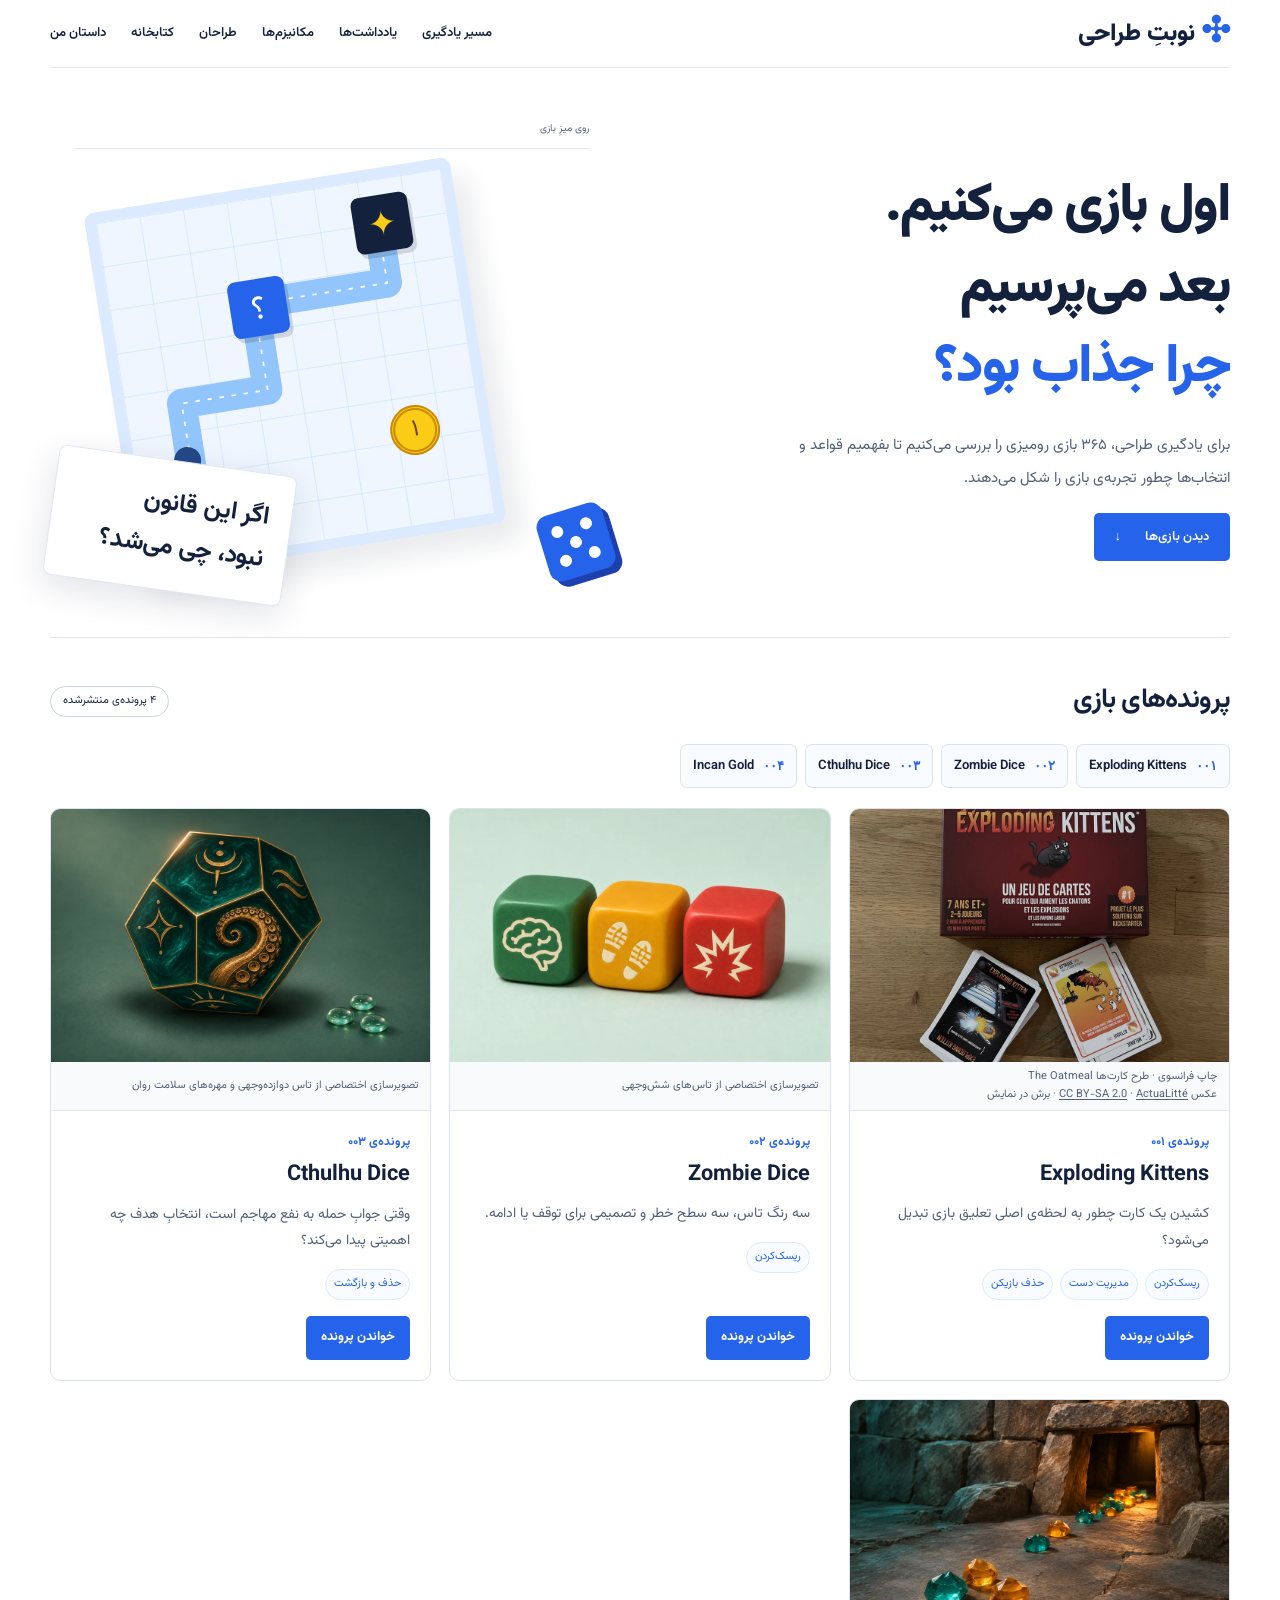
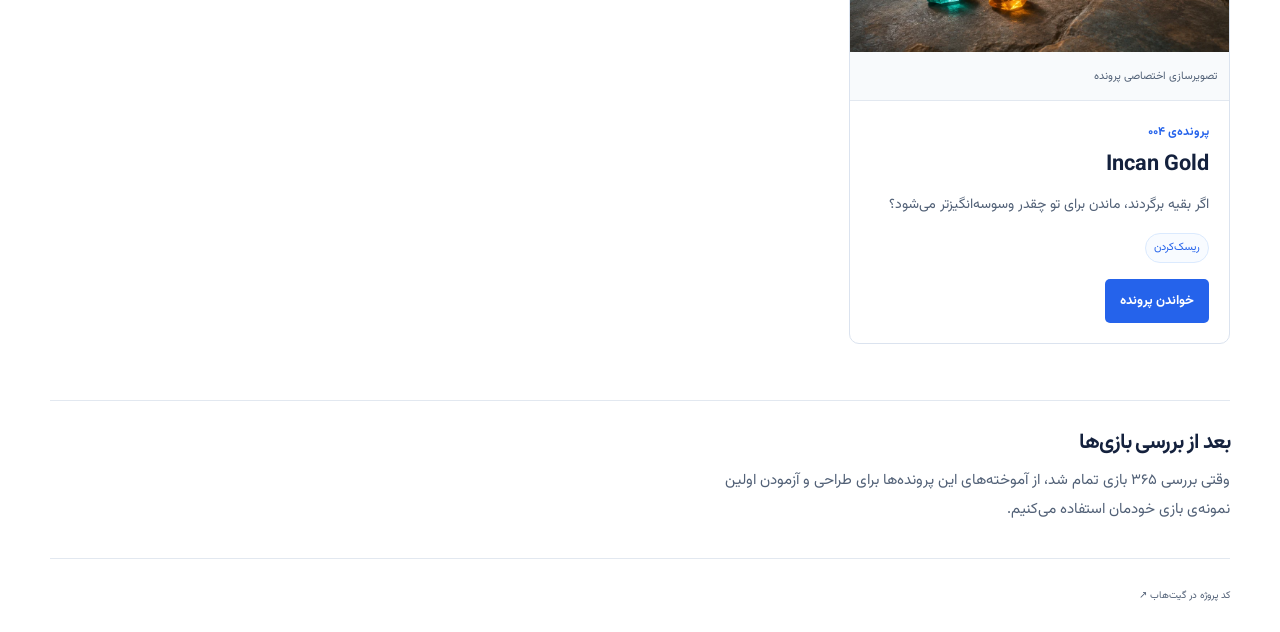
<file: index.html>
<!doctype html>
<html lang="fa" dir="rtl">
<head>
  <meta charset="utf-8">
  <meta name="viewport" content="width=device-width, initial-scale=1">
  <meta name="theme-color" content="#14213d">
  <meta name="description" content="پرونده‌های بررسی ۳۶۵ بازی رومیزی در نوبتِ طراحی.">
  <title>نوبتِ طراحی | بررسی ۳۶۵ بازی رومیزی</title>
  <link rel="stylesheet" href="styles.css?v=20261117b">
  <link rel="stylesheet" href="responsive.css?v=20261118c">
</head>
<body>
  <a class="skip" href="#main">رفتن به محتوای اصلی</a>
  <header class="header home-header wrap">
    <a class="brand" href="index.html" aria-label="نوبت طراحی، صفحه‌ی اول"><span class="brand-icon" aria-hidden="true">✣</span> نوبتِ طراحی</a>
    <nav aria-label="منوی اصلی">
      <a href="#journey">مسیر یادگیری</a>
      <a href="#journal">یادداشت‌ها</a>
      <a href="resources.html#mechanisms">مکانیزم‌ها</a>
      <a href="designers/index.html">طراحان</a>
      <a href="resources.html#library">کتابخانه</a>
      <a href="about.html">داستان من</a>
    </nav>
  </header>
  <main id="main">
    <section id="journey" class="hero review-hero wrap" aria-labelledby="review-title">
      <div class="hero-copy">
        <h1 id="review-title">اول بازی می‌کنیم.<br>بعد می‌پرسیم<br><em>چرا جذاب بود؟</em></h1>
        <p class="intro">برای یادگیری طراحی، ۳۶۵ بازی رومیزی را بررسی می‌کنیم تا بفهمیم قواعد و انتخاب‌ها چطور تجربه‌ی بازی را شکل می‌دهند.</p>
        <div class="hero-actions"><a class="button" href="#journal">دیدن بازی‌ها <span aria-hidden="true">↓</span></a></div>
      </div>
      <div class="board-art" aria-hidden="true">
        <div class="board-caption">روی میزِ بازی</div>
        <div class="game-board">
          <div class="board-grid"></div>
          <svg class="route" viewBox="0 0 400 400"><path d="M65 330 V220 H165 V120 H320 V45" fill="none" stroke="#93c5fd" stroke-width="34" stroke-linejoin="round"/><path d="M65 330 V220 H165 V120 H320 V45" fill="none" stroke="#ffffff" stroke-width="2" stroke-dasharray="5 9"/></svg>
          <div class="tile tile-a">؟</div><div class="tile tile-b">✦</div><div class="pawn"></div><div class="token">۱</div>
        </div>
        <div class="design-card"><strong>اگر این قانون نبود، چی می‌شد؟</strong></div>
        <div class="dice"><i></i><i></i><i></i><i></i><i></i></div>
      </div>
    </section>
    <section id="journal" class="game-library wrap" aria-labelledby="game-library-title">
      <div class="game-library-heading">
        <h2 id="game-library-title">پرونده‌های بازی</h2>
        <span class="pill">۴ پرونده‌ی منتشرشده</span>
      </div>
      <nav class="case-number-picker" aria-label="دسترسی سریع به پرونده‌ها">
        <a href="articles/exploding-kittens.html"><b>۰۰۱</b><span lang="en" dir="ltr">Exploding Kittens</span></a>
        <a href="games/zombie-dice.html"><b>۰۰۲</b><span lang="en" dir="ltr">Zombie Dice</span></a>
        <a href="games/cthulhu-dice.html"><b>۰۰۳</b><span lang="en" dir="ltr">Cthulhu Dice</span></a>
        <a href="games/incan-gold.html"><b>۰۰۴</b><span lang="en" dir="ltr">Incan Gold</span></a>
      </nav>
      <div class="case-library-grid">
        <article class="case-library-card" id="case-001">
          <figure class="case-library-photo">
            <img class="case-library-image" src="assets/exploding-kittens-cards.webp" alt="جعبه‌ی قرمز Exploding Kittens کنار دو کارتِ روی میز از چاپ فرانسوی، کارت انفجاری و کارت حمله" width="1000" height="750" loading="lazy" decoding="async">
            <figcaption>چاپ فرانسوی · طرح کارت‌ها <bdi lang="en">The Oatmeal</bdi><br>عکس <a href="https://actualitte.com/article/105442/tests/exploding-kittens-si-tu-aimes-les-chatons-ils-ne-te-le-rendront-pas" lang="fr" dir="ltr">ActuaLitté</a> · <a href="https://creativecommons.org/licenses/by-sa/2.0/" lang="en" dir="ltr">CC BY-SA 2.0</a> · برش در نمایش</figcaption>
          </figure>
          <div class="case-card-content"><p class="case-card-kicker">پرونده‌ی ۰۰۱</p><h3 lang="en" dir="ltr">Exploding Kittens</h3><p>کشیدن یک کارت چطور به لحظه‌ی اصلی تعلیق بازی تبدیل می‌شود؟</p><div class="case-card-tags"><a href="mechanisms/push-your-luck.html">ریسک‌کردن</a><a href="mechanisms/hand-management.html">مدیریت دست</a><a href="mechanisms/player-elimination.html">حذف بازیکن</a></div><a class="article-link" href="articles/exploding-kittens.html">خواندن پرونده</a></div>
        </article>
        <article class="case-library-card" id="case-002">
          <figure class="case-library-photo">
            <img class="case-library-image" src="assets/zombie-dice-illustration.webp" alt="سه تاس سبز، زرد و قرمز با نقش‌های مغز، ردپا و شلیک" width="1050" height="700" loading="lazy" decoding="async">
            <figcaption>تصویرسازی اختصاصی از تاس‌های شش‌وجهی</figcaption>
          </figure>
          <div class="case-card-content"><p class="case-card-kicker">پرونده‌ی ۰۰۲</p><h3 lang="en" dir="ltr">Zombie Dice</h3><p>سه رنگ تاس، سه سطح خطر و تصمیمی برای توقف یا ادامه.</p><div class="case-card-tags"><a href="mechanisms/push-your-luck.html">ریسک‌کردن</a></div><a class="article-link" href="games/zombie-dice.html">خواندن پرونده</a></div>
        </article>
        <article class="case-library-card" id="case-003">
          <figure class="case-library-photo">
            <img class="case-library-image" src="assets/cthulhu-dice-illustration.webp" alt="تاس سبز با نقش طلاییِ بازوی کثولهو، کنار سه مهرهٔ شیشه‌ای" width="1050" height="700" loading="lazy" decoding="async">
            <figcaption>تصویرسازی اختصاصی از تاس دوازده‌وجهی و مهره‌های سلامت روان</figcaption>
          </figure>
          <div class="case-card-content"><p class="case-card-kicker">پرونده‌ی ۰۰۳</p><h3 lang="en" dir="ltr">Cthulhu Dice</h3><p>وقتی جوابِ حمله به نفع مهاجم است، انتخابِ هدف چه اهمیتی پیدا می‌کند؟</p><div class="case-card-tags"><a href="mechanisms/player-elimination.html">حذف و بازگشت</a></div><a class="article-link" href="games/cthulhu-dice.html">خواندن پرونده</a></div>
        </article>
        <article class="case-library-card" id="case-004">
          <figure class="case-library-photo">
            <img class="case-library-image" src="assets/incan-gold-illustration.webp" alt="چند مهره‌ی گنج روی مسیر و کنار ورودی سنگی معبد" width="1050" height="700" loading="lazy" decoding="async">
            <figcaption>تصویرسازی اختصاصی پرونده</figcaption>
          </figure>
          <div class="case-card-content"><p class="case-card-kicker">پرونده‌ی ۰۰۴</p><h3 lang="en" dir="ltr">Incan Gold</h3><p>اگر بقیه برگردند، ماندن برای تو چقدر وسوسه‌انگیزتر می‌شود؟</p><div class="case-card-tags"><a href="mechanisms/push-your-luck.html">ریسک‌کردن</a></div><a class="article-link" href="games/incan-gold.html">خواندن پرونده</a></div>
        </article>
      </div>
    </section>
    <section class="next-step wrap" aria-labelledby="next-step-title">
      <h2 id="next-step-title">بعد از بررسی بازی‌ها</h2>
      <p>وقتی بررسی ۳۶۵ بازی تمام شد، از آموخته‌های این پرونده‌ها برای طراحی و آزمودن اولین نمونه‌ی بازی خودمان استفاده می‌کنیم.</p>
    </section>
  </main>
  <footer class="wrap">
    <a href="https://github.com/omidzm/BoardGameDesign" target="_blank" rel="noopener noreferrer">کد پروژه در گیت‌هاب ↗</a>
  </footer>
</body>
</html>
</file>
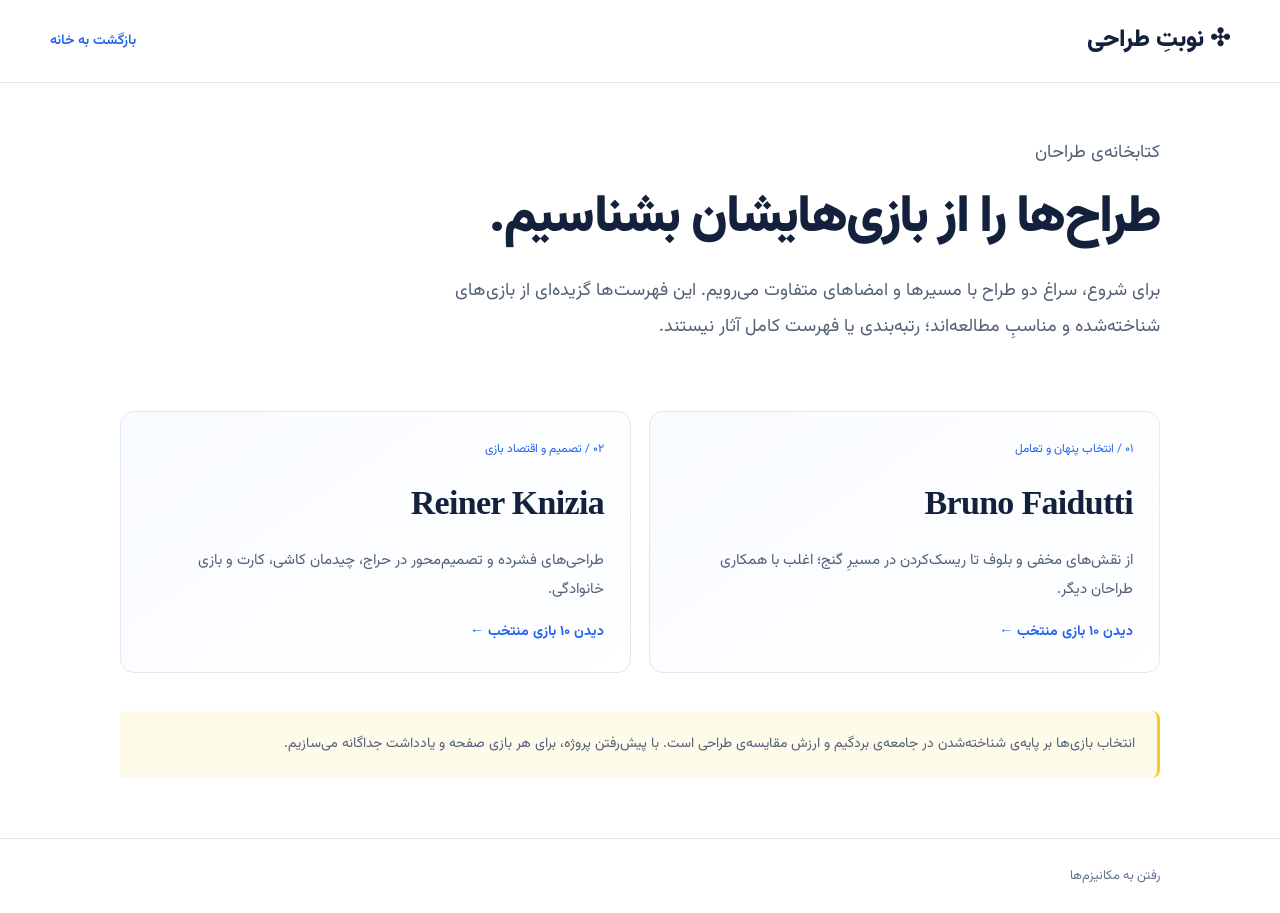
<file: designers/index.html>
<!doctype html>
<html lang="fa" dir="rtl">
<head><meta charset="utf-8"><meta name="viewport" content="width=device-width, initial-scale=1"><meta name="description" content="آشنایی با طراحان بردگیم و بازی‌های شناخته‌شده‌ی آن‌ها."><title>طراحان بازی | نوبتِ طراحی</title><link rel="stylesheet" href="../styles.css"><link rel="stylesheet" href="../responsive.css"><link rel="stylesheet" href="../article.css"></head>
<body class="article-page">
  <header class="article-header"><div class="wrap"><a class="brand" href="../index.html">✣ نوبتِ طراحی</a><a class="back-home" href="../index.html">بازگشت به خانه</a></div></header>
  <main class="article-main">
    <section class="mechanism-head"><p class="article-kicker">کتابخانه‌ی طراحان</p><h1>طراح‌ها را از بازی‌هایشان بشناسیم.</h1><p>برای شروع، سراغ دو طراح با مسیرها و امضاهای متفاوت می‌رویم. این فهرست‌ها گزیده‌ای از بازی‌های شناخته‌شده و مناسبِ مطالعه‌اند؛ رتبه‌بندی یا فهرست کامل آثار نیستند.</p></section>
    <section class="designer-index-grid">
      <a class="designer-index-card" href="bruno-faidutti.html"><span class="designer-index-num">۰۱ / انتخاب پنهان و تعامل</span><h2 lang="en" dir="ltr">Bruno Faidutti</h2><p>از نقش‌های مخفی و بلوف تا ریسک‌کردن در مسیرِ گنج؛ اغلب با همکاری طراحان دیگر.</p><b>دیدن ۱۰ بازی منتخب ←</b></a>
      <a class="designer-index-card" href="reiner-knizia.html"><span class="designer-index-num">۰۲ / تصمیم و اقتصاد بازی</span><h2 lang="en" dir="ltr">Reiner Knizia</h2><p>طراحی‌های فشرده و تصمیم‌محور در حراج، چیدمان کاشی، کارت و بازی خانوادگی.</p><b>دیدن ۱۰ بازی منتخب ←</b></a>
    </section>
    <p class="designer-note">انتخاب بازی‌ها بر پایه‌ی شناخته‌شدن در جامعه‌ی بردگیم و ارزش مقایسه‌ی طراحی است. با پیش‌رفتن پروژه، برای هر بازی صفحه و یادداشت جداگانه می‌سازیم.</p>
  </main>
  <footer class="site-footer"><div class="article-main"><a href="../resources.html#mechanisms">رفتن به مکانیزم‌ها</a></div></footer>
</body></html>
</file>
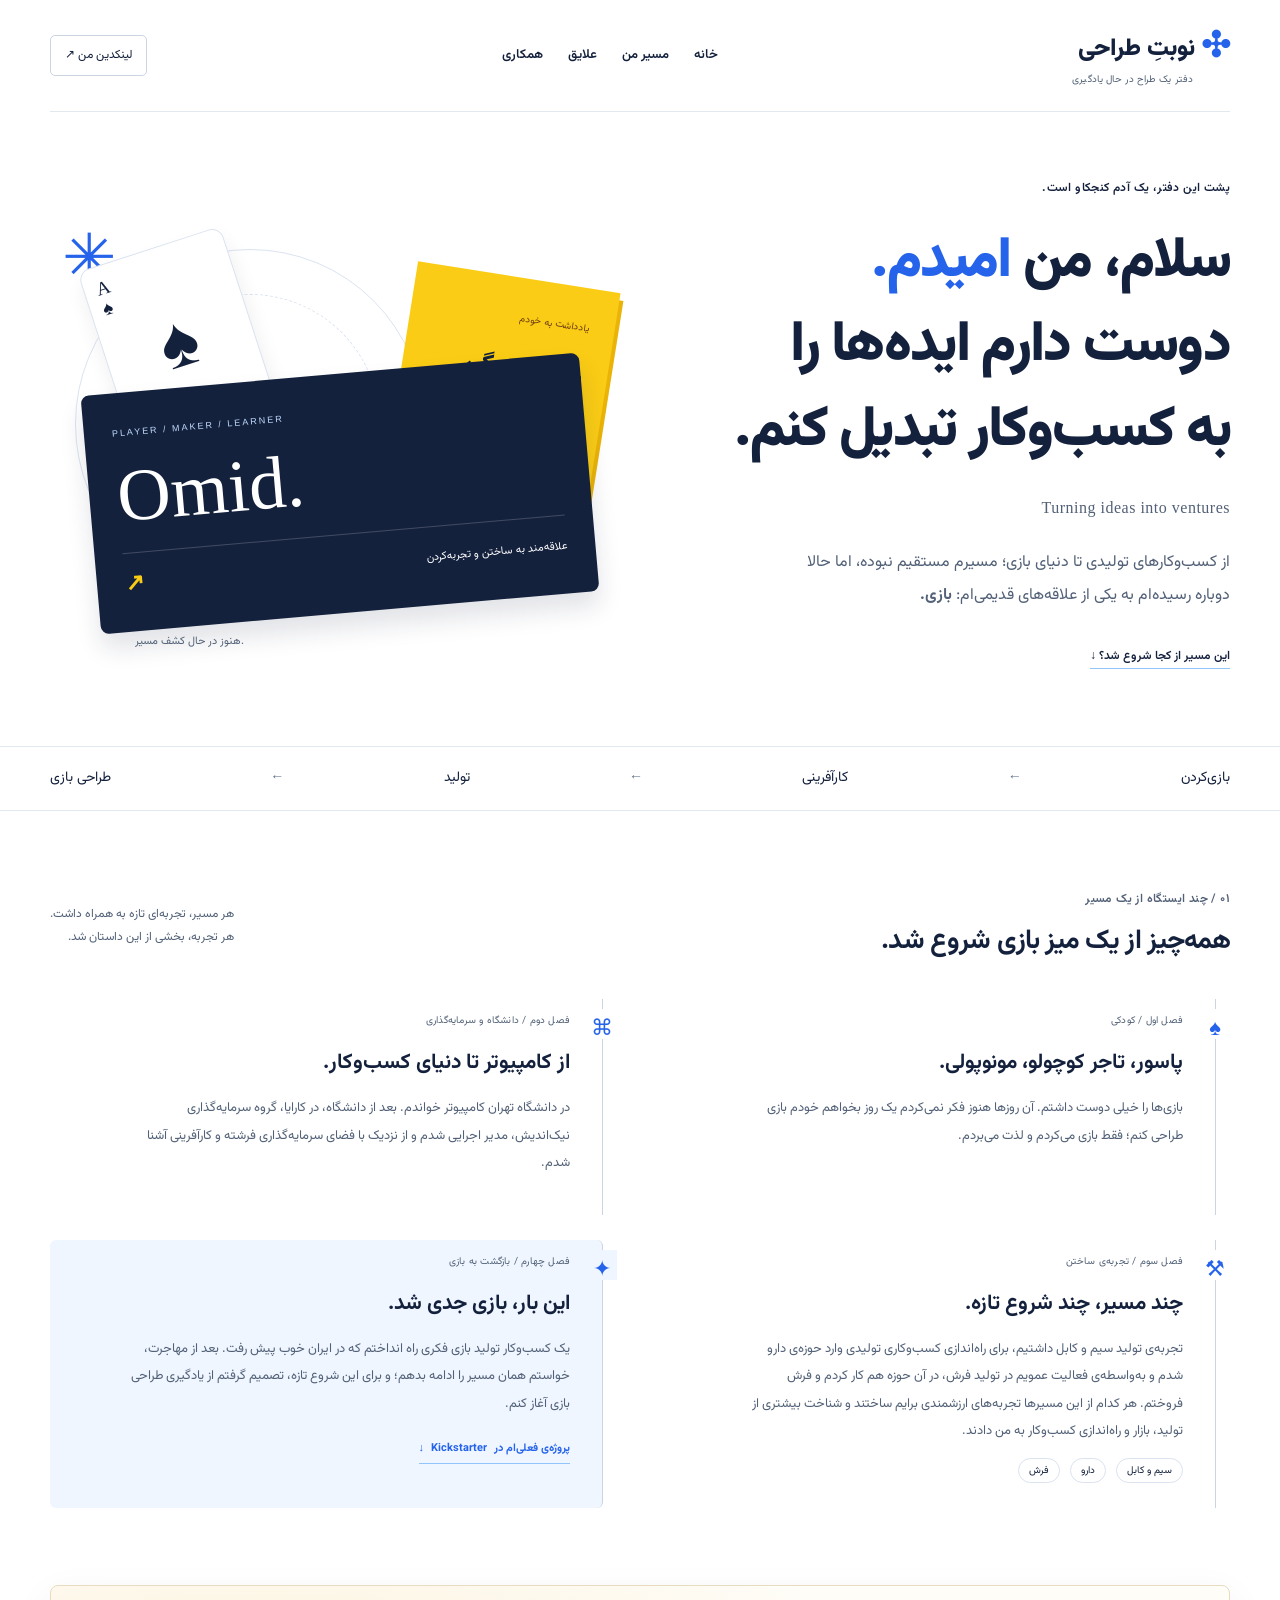
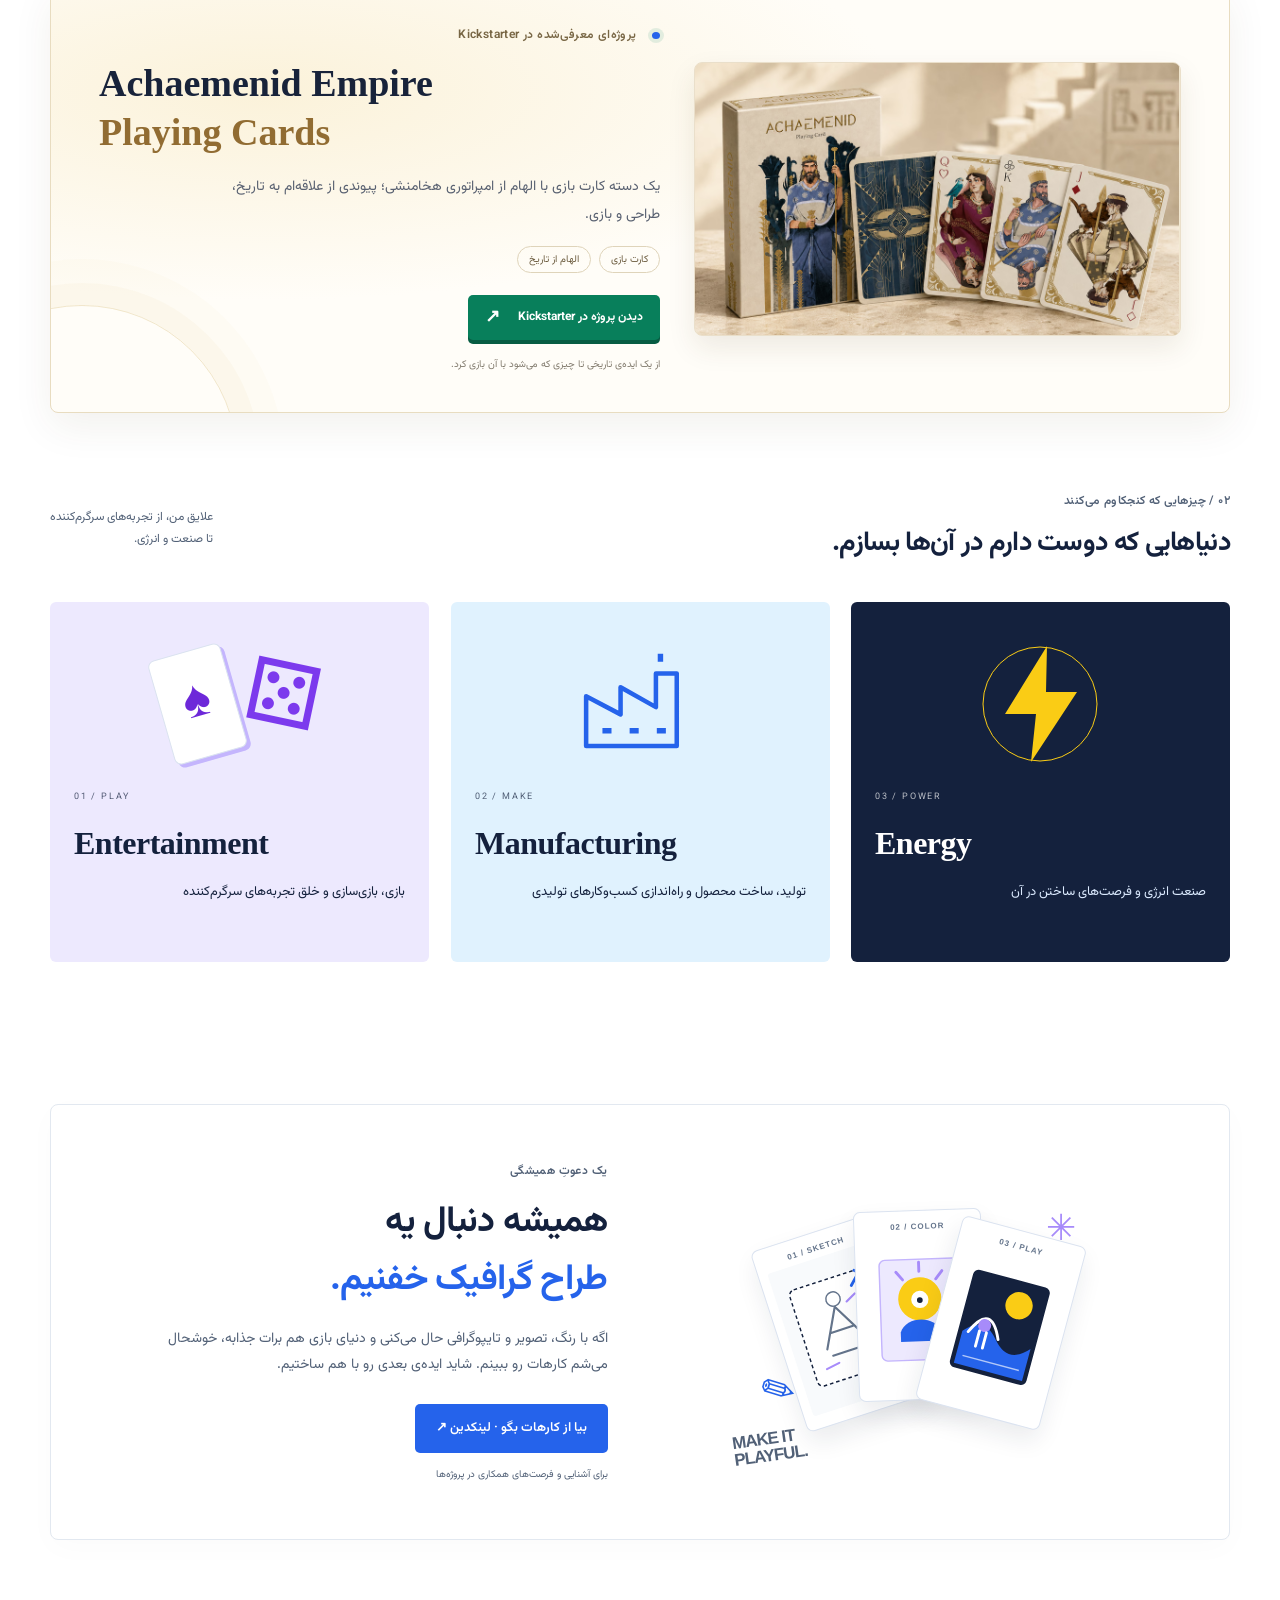
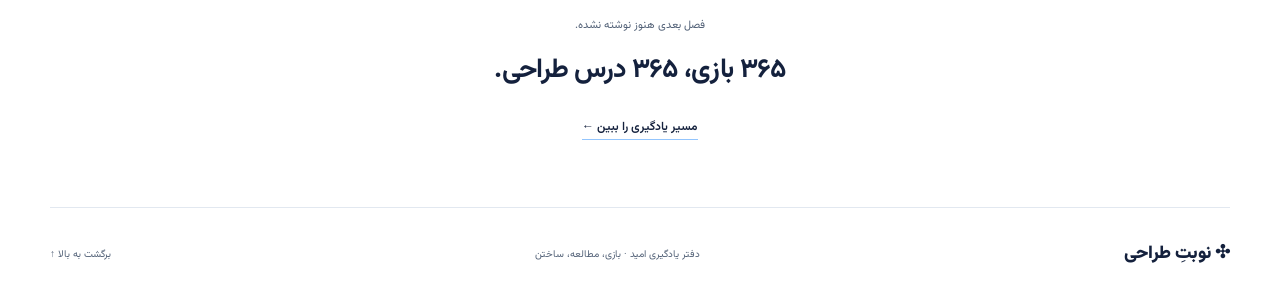
<file: about.html>
<!doctype html>
<html lang="fa" dir="rtl">
<head><meta charset="utf-8"><meta name="viewport" content="width=device-width, initial-scale=1"><meta name="theme-color" content="#14213d"><meta name="description" content="داستان امید؛ از علاقه‌ی کودکی به بازی تا کارآفرینی و یادگیری طراحی بردگیم."><title>داستان امید | نوبتِ طراحی</title><link rel="stylesheet" href="styles.css?v=20261117b"><link rel="stylesheet" href="about.css?v=20261117c"><link rel="stylesheet" href="responsive.css?v=20261117b"></head>
<body>
<a class="skip" href="#main">رفتن به محتوای اصلی</a>
<header class="header wrap"><a class="brand" href="index.html"><span class="brand-icon" aria-hidden="true">✣</span> نوبتِ طراحی<span class="brand-note">دفتر یک طراح در حال یادگیری</span></a><nav aria-label="منوی اصلی"><a href="index.html">خانه</a><a href="#story">مسیر من</a><a href="#interests">علایق</a><a href="#collaborate">همکاری</a></nav><a class="github-link" href="https://www.linkedin.com/in/zilouchian/" target="_blank" rel="noopener noreferrer">لینکدین من ↗</a></header>
<main id="main">
<section class="about-hero wrap"><div><p class="eyebrow">پشت این دفتر، یک آدم کنجکاو است.</p><h1>سلام، من <em>امیدم.</em><br>دوست دارم ایده‌ها را<br>به کسب‌وکار تبدیل کنم.</h1><p class="hero-english" lang="en" dir="ltr">Turning ideas into ventures</p><p class="about-lead">از کسب‌وکارهای تولیدی تا دنیای بازی؛ مسیرم مستقیم نبوده، اما حالا دوباره رسیده‌ام به یکی از علاقه‌های قدیمی‌ام: <strong>بازی.</strong></p><a class="text-link" href="#story">این مسیر از کجا شروع شد؟ ↓</a></div><div class="identity-art" role="img" aria-label="کلاژ کارت بازی، دفتر ایده و کارت معرفی امید"><div class="art-orbit orbit-one"></div><div class="art-orbit orbit-two"></div><span class="art-star">✳</span><div class="playing-card"><span>A<br>♠</span><b>♠</b><span>A<br>♠</span></div><div class="idea-note"><span>یادداشت به خودم</span><strong>یک بار دیگر،<br>از نو بساز.</strong><div class="note-lines"></div></div><div class="identity-card"><span class="id-label">PLAYER / MAKER / LEARNER</span><span class="id-name" lang="en">Omid.</span><div><span>علاقه‌مند به ساختن و تجربه‌کردن</span><b>↗</b></div></div><span class="art-coordinate">هنوز در حال کشف مسیر.</span></div></section>
<div class="chapter-band"><div class="wrap"><span>بازی‌کردن</span><i>←</i><span>کارآفرینی</span><i>←</i><span>تولید</span><i>←</i><span>طراحی بازی</span></div></div>
<section id="story" class="section wrap"><div class="section-heading"><div><p class="eyebrow">۰۱ / چند ایستگاه از یک مسیر</p><h2>همه‌چیز از یک میز بازی شروع شد.</h2></div><p>هر مسیر، تجربه‌ای تازه به همراه داشت.<br>هر تجربه، بخشی از این داستان شد.</p></div><div class="timeline">
<article><span class="timeline-dot">♠</span><div class="chapter">فصل اول / کودکی</div><h3>پاسور، تاجر کوچولو، مونوپولی.</h3><p>بازی‌ها را خیلی دوست داشتم. آن روزها هنوز فکر نمی‌کردم یک روز بخواهم خودم بازی طراحی کنم؛ فقط بازی می‌کردم و لذت می‌بردم.</p></article>
<article><span class="timeline-dot">⌘</span><div class="chapter">فصل دوم / دانشگاه و سرمایه‌گذاری</div><h3>از کامپیوتر تا دنیای کسب‌وکار.</h3><p>در دانشگاه تهران کامپیوتر خواندم. بعد از دانشگاه، در کارایا، گروه سرمایه‌گذاری نیک‌اندیش، مدیر اجرایی شدم و از نزدیک با فضای سرمایه‌گذاری فرشته و کارآفرینی آشنا شدم.</p></article>
<article><span class="timeline-dot">⚒</span><div class="chapter">فصل سوم / تجربه‌ی ساختن</div><h3>چند مسیر، چند شروع تازه.</h3><p>تجربه‌ی تولید سیم و کابل داشتیم، برای راه‌اندازی کسب‌وکاری تولیدی وارد حوزه‌ی دارو شدم و به‌واسطه‌ی فعالیت عمویم در تولید فرش، در آن حوزه هم کار کردم و فرش فروختم. هر کدام از این مسیرها تجربه‌های ارزشمندی برایم ساختند و شناخت بیشتری از تولید، بازار و راه‌اندازی کسب‌وکار به من دادند.</p><div class="mini-tags"><span>سیم و کابل</span><span>دارو</span><span>فرش</span></div></article>
<article class="timeline-highlight"><span class="timeline-dot">✦</span><div class="chapter">فصل چهارم / بازگشت به بازی</div><h3>این بار، بازی جدی شد.</h3><p>یک کسب‌وکار تولید بازی فکری راه انداختم که در ایران خوب پیش رفت. بعد از مهاجرت، خواستم همان مسیر را ادامه بدهم؛ و برای این شروع تازه، تصمیم گرفتم از یادگیری طراحی بازی آغاز کنم.</p><a class="current-marker" href="#current-project-title">پروژه‌ی فعلی‌ام در <span lang="en" dir="ltr">Kickstarter</span> <span aria-hidden="true">↓</span></a></article>
</div></section>
<section class="current-project wrap" aria-labelledby="current-project-title">
  <div class="project-art">
    <img class="project-image" src="assets/achaemenid-playing-cards.png" width="1024" height="576" loading="lazy" decoding="async" alt="جعبه و کارت‌های بازی Achaemenid Empire با تصویرسازی و قاب‌های طلایی، روی زمینه‌ای کرم‌رنگ.">
  </div>
  <div class="project-copy">
    <p class="eyebrow"><span class="project-dot"></span>پروژه‌ای معرفی‌شده در Kickstarter</p>
    <h2 id="current-project-title" lang="en" dir="ltr">Achaemenid Empire<br><span>Playing Cards</span></h2>
    <p class="project-description">یک دسته کارت بازی با الهام از امپراتوری هخامنشی؛ پیوندی از علاقه‌ام به تاریخ، طراحی و بازی.</p>
    <div class="project-tags"><span>کارت بازی</span><span>الهام از تاریخ</span></div>
    <a class="project-cta" href="https://www.kickstarter.com/projects/ehstudio/achaemenid-empire-playing-cards" target="_blank" rel="noopener noreferrer">دیدن پروژه در Kickstarter <span aria-hidden="true">↗</span></a>
    <p class="project-footnote">از یک ایده‌ی تاریخی تا چیزی که می‌شود با آن بازی کرد.</p>
  </div>
</section>
<section id="interests" class="section wrap"><div class="section-heading"><div><p class="eyebrow">۰۲ / چیزهایی که کنجکاوم می‌کنند</p><h2>دنیاهایی که دوست دارم در آن‌ها بسازم.</h2></div><p>علایق من، از تجربه‌های سرگرم‌کننده<br>تا صنعت و انرژی.</p></div><div class="interest-grid">
<article class="interest games"><div class="interest-visual" aria-hidden="true"><span class="little-card">♠</span><span class="little-die">⚄</span></div><span class="interest-number">01 / PLAY</span><h3 lang="en" dir="ltr">Entertainment</h3><p>بازی، بازی‌سازی و خلق تجربه‌های سرگرم‌کننده</p></article>
<article class="interest leisure"><div class="interest-visual" aria-hidden="true"><svg viewBox="0 0 160 140" width="145" height="135"><path d="M20 117V62l38 20V52l39 22V37h23v80Z" fill="none" stroke="#2563eb" stroke-width="5" stroke-linejoin="round"/><path d="M38 100h10m20 0h10m20 0h10M102 24v-9" stroke="#2563eb" stroke-width="6"/></svg></div><span class="interest-number">02 / MAKE</span><h3 lang="en" dir="ltr">Manufacturing</h3><p>تولید، ساخت محصول و راه‌اندازی کسب‌وکارهای تولیدی</p></article>
<article class="interest energy"><div class="interest-visual bolt" aria-hidden="true"><svg viewBox="0 0 140 140"><circle cx="70" cy="70" r="57" fill="none" stroke="currentColor" stroke-width="1"/><path d="M77 12 35 80h31l-5 48 46-70H76Z" fill="currentColor"/></svg></div><span class="interest-number">03 / POWER</span><h3 lang="en" dir="ltr">Energy</h3><p>صنعت انرژی و فرصت‌های ساختن در آن</p></article>
</div></section>
<section id="collaborate" class="collab wrap"><div class="collab-art" role="img" aria-label="سه مرحله‌ی طراحی یک کارت بازی: اتود مدادی، تصویرسازی رنگی و کارت نهایی"><div class="design-process">
  <article class="process-card process-sketch"><span class="process-label">01 / SKETCH</span><svg viewBox="0 0 150 180" aria-hidden="true"><rect x="20" y="18" width="110" height="140" rx="8" fill="#fff" stroke="#14213d" stroke-width="2" stroke-dasharray="5 4"/><path d="M47 111 75 58l29 53M59 91h32M52 122h49" fill="none" stroke="#64748b" stroke-width="3" stroke-linecap="round" stroke-linejoin="round"/><circle cx="76" cy="47" r="10" fill="none" stroke="#64748b" stroke-width="2"/><path d="m106 37 18-17m-8-2 10 10" stroke="#2563eb" stroke-width="4" stroke-linecap="round"/><path d="m38 137 19-3m36-78 14-7" stroke="#a78bfa" stroke-width="3" stroke-linecap="round"/></svg></article>
  <article class="process-card process-color"><span class="process-label">02 / COLOR</span><svg viewBox="0 0 150 180" aria-hidden="true"><rect x="20" y="18" width="110" height="140" rx="8" fill="#ede9fe" stroke="#c4b5fd" stroke-width="2"/><circle cx="75" cy="73" r="30" fill="#facc15"/><path d="M47 119c7-23 49-23 56 0v13H47Z" fill="#2563eb"/><circle cx="75" cy="74" r="12" fill="#fff"/><path d="M52 46 43 35m55 11 9-11M75 35V22" stroke="#a78bfa" stroke-width="4" stroke-linecap="round"/><circle cx="75" cy="75" r="4" fill="#14213d"/></svg></article>
  <article class="process-card process-final"><span class="process-label">03 / PLAY</span><svg viewBox="0 0 150 180" aria-hidden="true"><rect x="20" y="18" width="110" height="140" rx="8" fill="#14213d"/><path d="M26 106q24-29 48 0t50 0v46H26Z" fill="#2563eb"/><circle cx="93" cy="52" r="19" fill="#facc15"/><path d="M34 105q22-48 43 0" fill="none" stroke="#fff" stroke-width="4" stroke-linecap="round"/><circle cx="54" cy="91" r="9" fill="#a78bfa"/><path d="M49 100v22m10-22v22" stroke="#fff" stroke-width="4" stroke-linecap="round"/><path d="M35 139h81" stroke="#fff" stroke-opacity=".65" stroke-width="2"/></svg></article>
  <span class="process-pencil" aria-hidden="true">✎</span><span class="process-spark" aria-hidden="true">✳</span><span class="design-label">MAKE IT<br>PLAYFUL.</span>
 </div></div><div class="collab-copy"><p class="eyebrow">یک دعوتِ همیشگی</p><h2>همیشه دنبال یه<br><em>طراح گرافیک خفنیم.</em></h2><p>اگه با رنگ، تصویر و تایپوگرافی حال می‌کنی و دنیای بازی هم برات جذابه، خوشحال می‌شم کارهات رو ببینم. شاید ایده‌ی بعدی رو با هم ساختیم.</p><a class="button" href="https://www.linkedin.com/in/zilouchian/" target="_blank" rel="noopener noreferrer">بیا از کارهات بگو · لینکدین ↗</a><span class="collab-note">برای آشنایی و فرصت‌های همکاری در پروژه‌ها</span></div></section>
<section class="next-chapter wrap"><span>فصل بعدی هنوز نوشته نشده.</span><h2>۳۶۵ بازی، ۳۶۵ درس طراحی.</h2><a class="text-link" href="index.html#journey">مسیر یادگیری را ببین ←</a></section>
</main><footer class="wrap"><a class="brand" href="index.html">✣ نوبتِ طراحی</a><p>دفتر یادگیری امید · بازی، مطالعه، ساختن</p><a href="#main">برگشت به بالا ↑</a></footer>
</body></html>
</file>
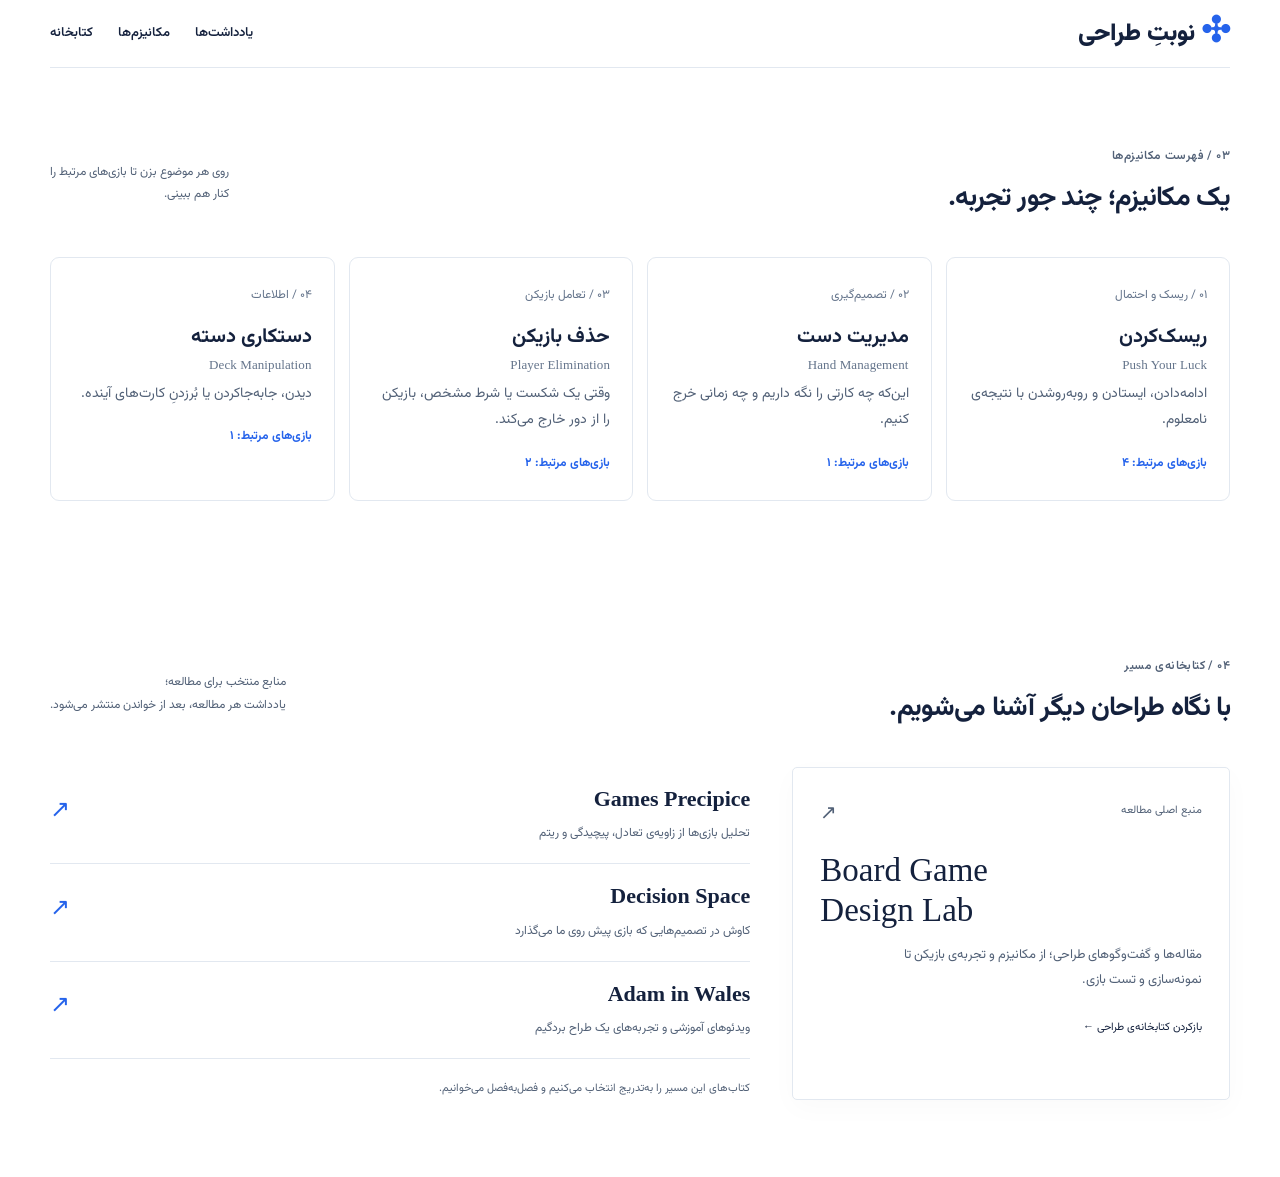
<file: resources.html>
<!doctype html>
<html lang="fa" dir="rtl">
<head>
  <meta charset="utf-8">
  <meta name="viewport" content="width=device-width, initial-scale=1">
  <meta name="description" content="فهرست مکانیزم‌های بازی و کتابخانه‌ی منابع نوبتِ طراحی.">
  <title>مکانیزم‌ها و کتابخانه | نوبتِ طراحی</title>
  <link rel="stylesheet" href="styles.css">
  <link rel="stylesheet" href="responsive.css">
</head>
<body>
  <a class="skip" href="#main">رفتن به محتوای اصلی</a>
  <header class="header home-header wrap">
    <a class="brand" href="index.html" aria-label="نوبت طراحی، صفحه‌ی اول"><span class="brand-icon" aria-hidden="true">✣</span> نوبتِ طراحی</a>
    <nav aria-label="منابع">
      <a href="index.html#journal">یادداشت‌ها</a>
      <a href="#mechanisms">مکانیزم‌ها</a>
      <a href="#library">کتابخانه</a>
    </nav>
  </header>
  <main id="main" aria-label="مکانیزم‌ها و کتابخانه">
    <section id="mechanisms" class="section wrap">
      <div class="section-heading">
        <div><p class="eyebrow">۰۳ / فهرست مکانیزم‌ها</p><h2>یک مکانیزم؛ چند جور تجربه.</h2></div>
        <p>روی هر موضوع بزن تا بازی‌های مرتبط را<br>کنار هم ببینی.</p>
      </div>
      <div class="mechanism-grid">
        <a href="mechanisms/push-your-luck.html">
          <span>۰۱ / ریسک و احتمال</span>
          <h3><span>ریسک‌کردن</span><small lang="en" dir="ltr">Push Your Luck</small></h3>
          <p>ادامه‌دادن، ایستادن و روبه‌روشدن با نتیجه‌ی نامعلوم.</p>
          <b>بازی‌های مرتبط: ۴</b>
        </a>
        <a href="mechanisms/hand-management.html">
          <span>۰۲ / تصمیم‌گیری</span>
          <h3><span>مدیریت دست</span><small lang="en" dir="ltr">Hand Management</small></h3>
          <p>این‌که چه کارتی را نگه داریم و چه زمانی خرج کنیم.</p>
          <b>بازی‌های مرتبط: ۱</b>
        </a>
        <a href="mechanisms/player-elimination.html">
          <span>۰۳ / تعامل بازیکن</span>
          <h3><span>حذف بازیکن</span><small lang="en" dir="ltr">Player Elimination</small></h3>
          <p>وقتی یک شکست یا شرط مشخص، بازیکن را از دور خارج می‌کند.</p>
          <b>بازی‌های مرتبط: ۲</b>
        </a>
        <a href="mechanisms/deck-manipulation.html">
          <span>۰۴ / اطلاعات</span>
          <h3><span>دستکاری دسته</span><small lang="en" dir="ltr">Deck Manipulation</small></h3>
          <p>دیدن، جابه‌جاکردن یا بُرزدنِ کارت‌های آینده.</p>
          <b>بازی‌های مرتبط: ۱</b>
        </a>
      </div>
    </section>
    <section id="library" class="section wrap">
      <div class="section-heading">
        <div><p class="eyebrow">۰۴ / کتابخانه‌ی مسیر</p><h2>با نگاه طراحان دیگر آشنا می‌شویم.</h2></div>
        <p>منابع منتخب برای مطالعه؛<br>یادداشت هر مطالعه، بعد از خواندن منتشر می‌شود.</p>
      </div>
      <div class="resources">
        <a class="resource featured" href="https://boardgamedesignlab.com/game-design/" target="_blank" rel="noopener noreferrer">
          <span class="resource-type">منبع اصلی مطالعه <span>↗</span></span>
          <h3 lang="en" dir="ltr">Board Game<br>Design Lab</h3>
          <p>مقاله‌ها و گفت‌وگوهای طراحی؛ از مکانیزم و تجربه‌ی بازیکن تا نمونه‌سازی و تست بازی.</p>
          <span class="resource-footer">بازکردن کتابخانه‌ی طراحی ←</span>
        </a>
        <div class="resource-list">
          <a href="https://www.gamesprecipice.com/table-of-contents/" target="_blank" rel="noopener noreferrer">
            <div><h3 lang="en">Games Precipice</h3><p>تحلیل بازی‌ها از زاویه‌ی تعادل، پیچیدگی و ریتم</p></div>
            <span>↗</span>
          </a>
          <a href="https://www.decisionspacepodcast.com/" target="_blank" rel="noopener noreferrer">
            <div><h3 lang="en">Decision Space</h3><p>کاوش در تصمیم‌هایی که بازی پیش روی ما می‌گذارد</p></div>
            <span>↗</span>
          </a>
          <a href="https://www.youtube.com/@AdaminWales" target="_blank" rel="noopener noreferrer">
            <div><h3 lang="en">Adam in Wales</h3><p>ویدئوهای آموزشی و تجربه‌های یک طراح بردگیم</p></div>
            <span>↗</span>
          </a>
          <div class="book-note">کتاب‌های این مسیر را به‌تدریج انتخاب می‌کنیم و فصل‌به‌فصل می‌خوانیم.</div>
        </div>
      </div>
    </section>
  </main>
</body>
</html>
</file>
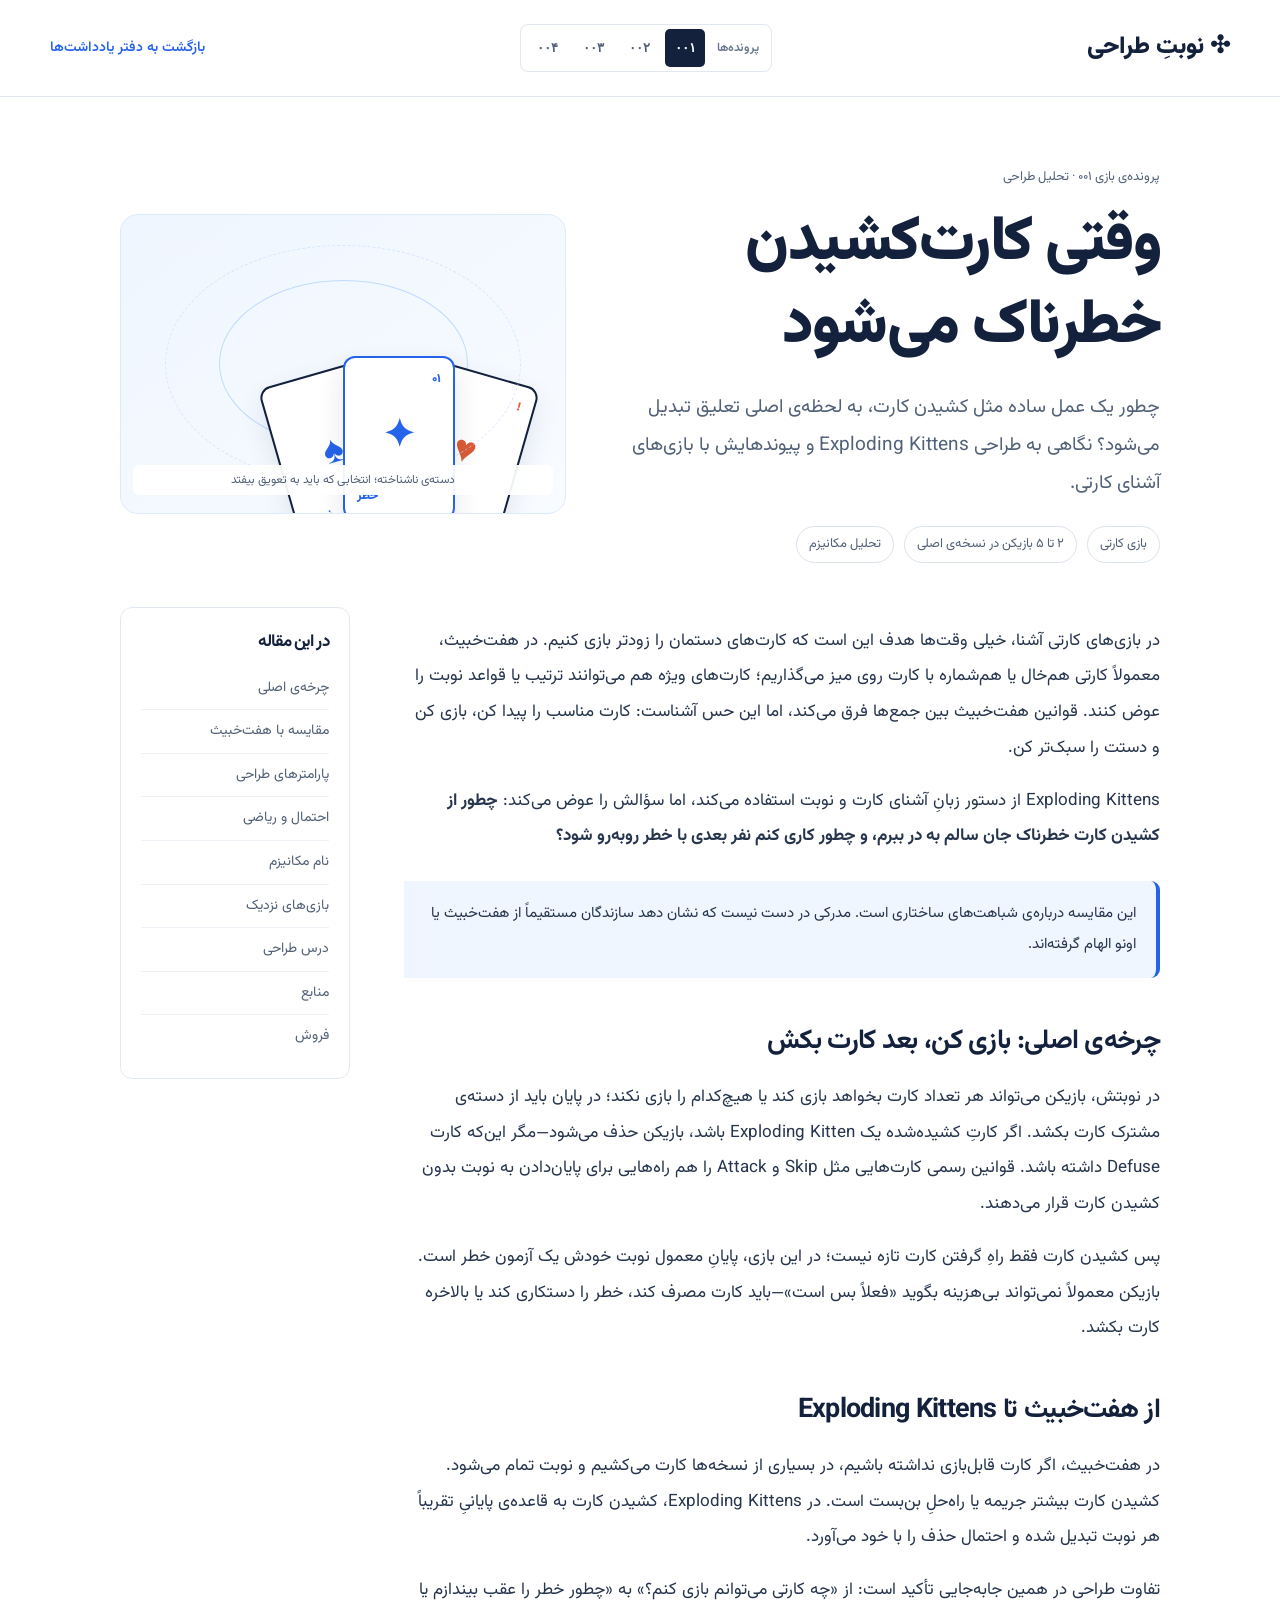
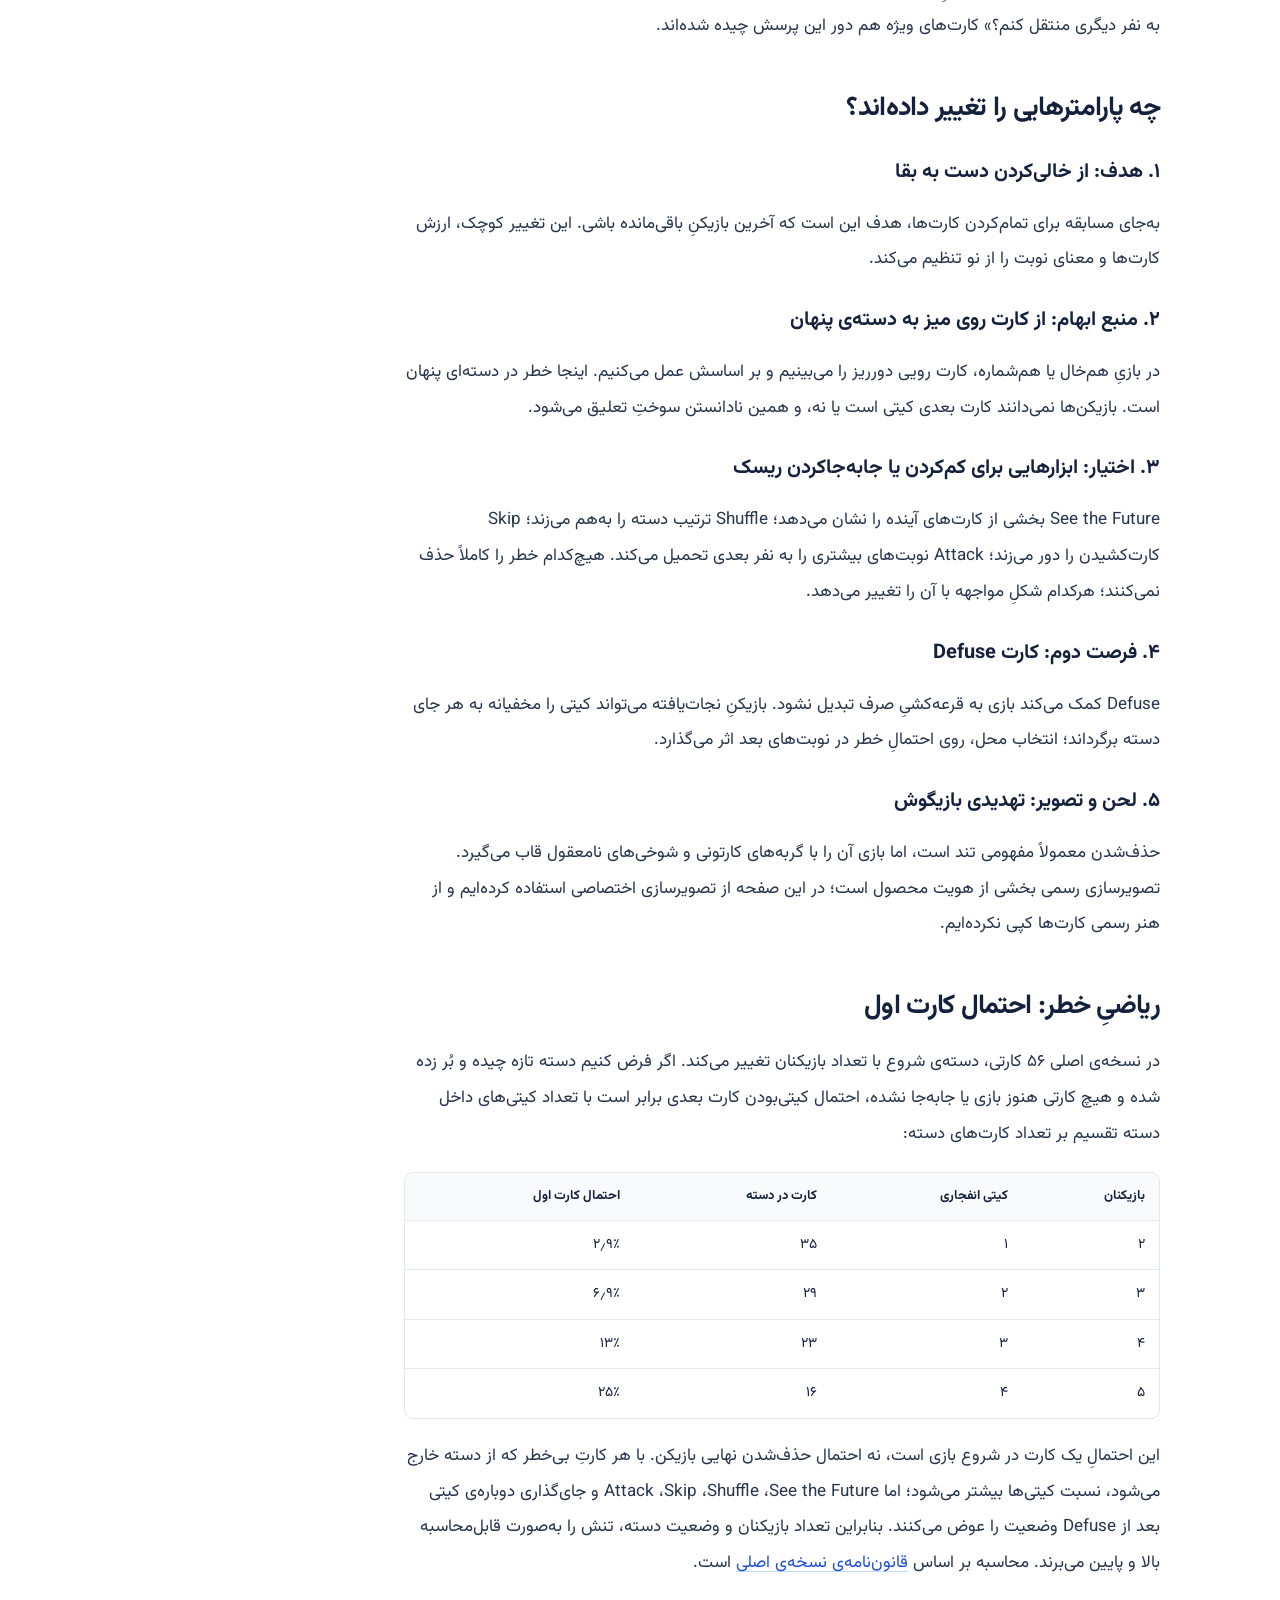
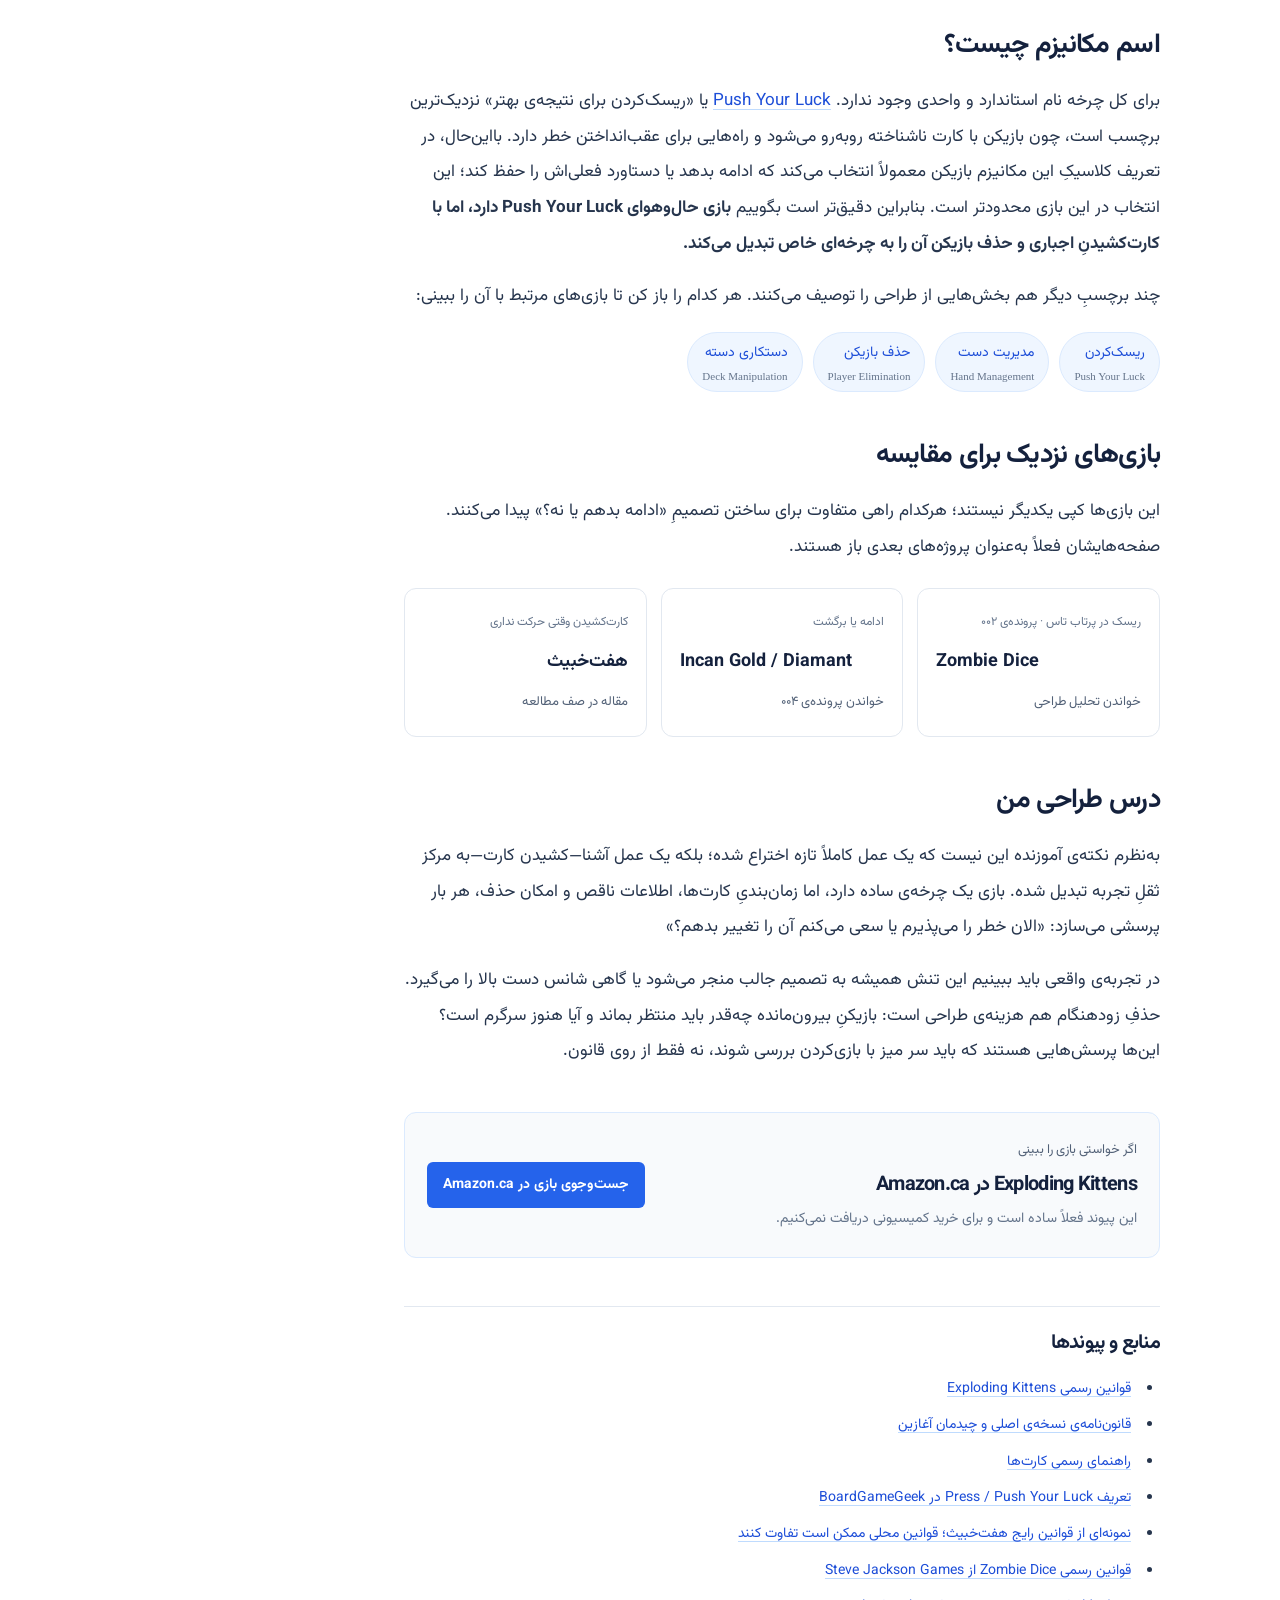
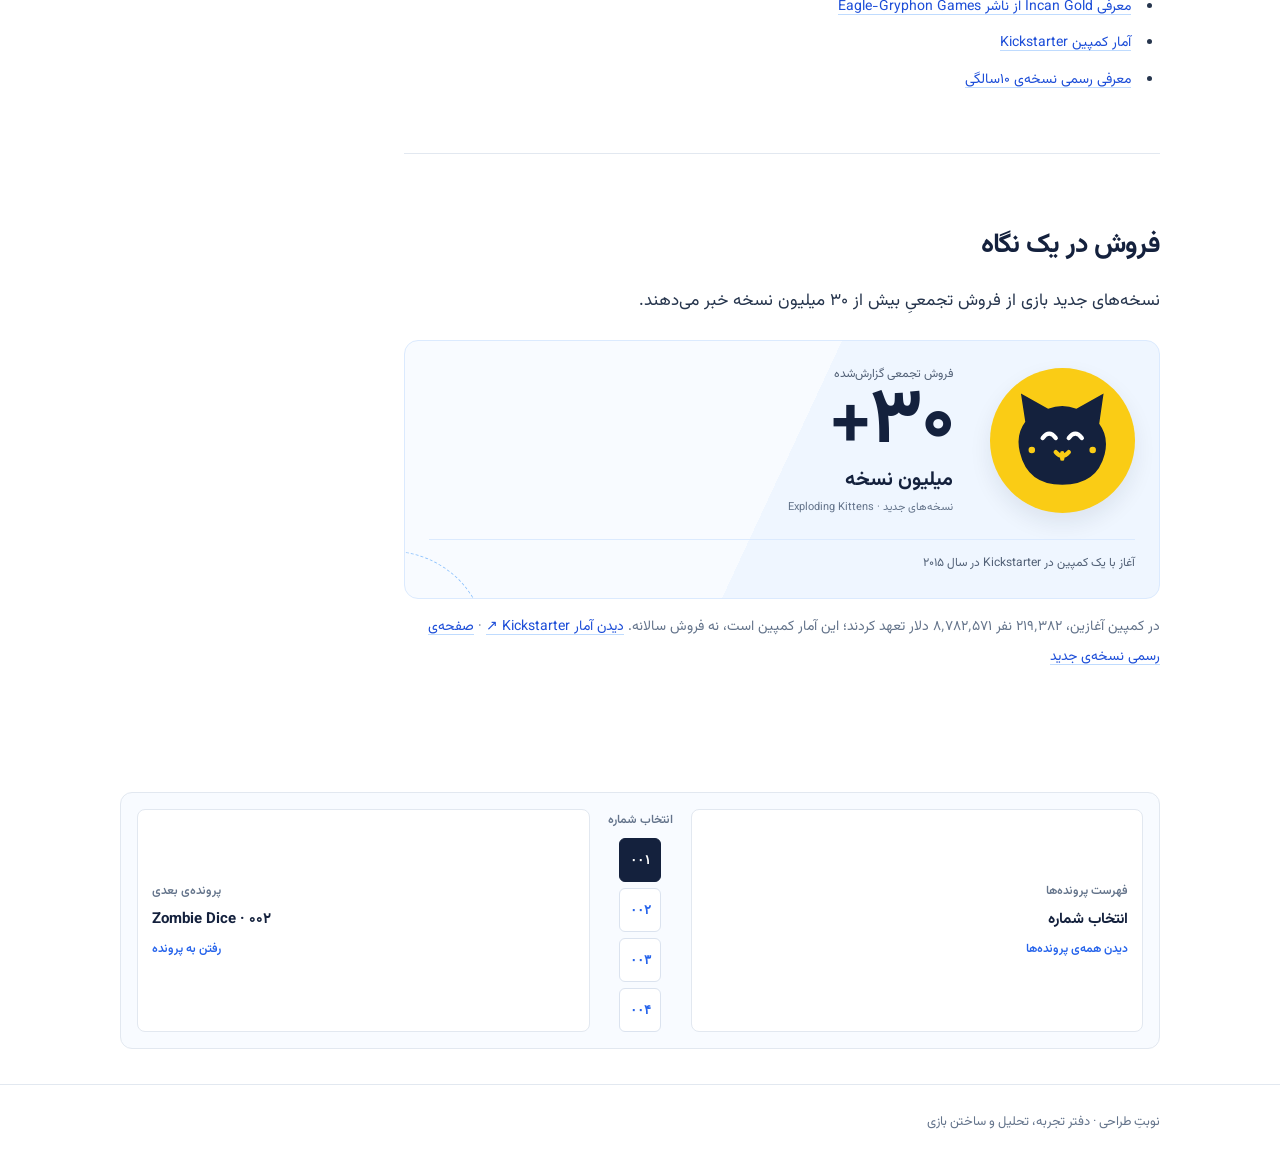
<file: articles/exploding-kittens.html>
<!doctype html>
<html lang="fa" dir="rtl">
<head><meta charset="utf-8"><meta name="viewport" content="width=device-width, initial-scale=1"><meta name="description" content="تحلیل طراحی Exploding Kittens: کارت‌کشیدن پرریسک، مدیریت دست و ساختن تعلیق در یک بازی کارتی."><meta name="theme-color" content="#14213d"><title>وقتی کارت‌کشیدن خطرناک می‌شود | نوبتِ طراحی</title><link rel="stylesheet" href="../styles.css"><link rel="stylesheet" href="../responsive.css"><link rel="stylesheet" href="../article.css"></head>
<body class="article-page"><header class="article-header"><div class="wrap"><a class="brand" href="../index.html">✣ نوبتِ طراحی</a><nav class="case-top-picker" aria-label="انتخاب شماره‌ی پرونده"><span>پرونده‌ها</span><a href="exploding-kittens.html" aria-current="page">۰۰۱</a><a href="../games/zombie-dice.html">۰۰۲</a><a href="../games/cthulhu-dice.html">۰۰۳</a><a href="../games/incan-gold.html">۰۰۴</a></nav><a class="back-home" href="../index.html#journal">بازگشت به دفتر یادداشت‌ها</a></div></header>
<main class="article-main"><section class="article-hero"><div><p class="article-kicker">پرونده‌ی بازی ۰۰۱ · تحلیل طراحی</p><h1>وقتی کارت‌کشیدن خطرناک می‌شود</h1><p class="article-deck">چطور یک عمل ساده مثل کشیدن کارت، به لحظه‌ی اصلی تعلیق تبدیل می‌شود؟ نگاهی به طراحی <span lang="en" dir="ltr">Exploding Kittens</span> و پیوندهایش با بازی‌های آشنای کارتی.</p><div class="article-meta"><span>بازی کارتی</span><span>۲ تا ۵ بازیکن در نسخه‌ی اصلی</span><span>تحلیل مکانیزم</span></div></div><div class="card-art" role="img" aria-label="تصویرسازی اختصاصی سه کارت و دسته‌ای ناشناخته"><div class="art-card art-card-one"><span>؟</span>♠<i>نوبت</i></div><div class="art-card art-card-two"><span>۰۱</span>✦<i>خطر</i></div><div class="art-card art-card-three"><span>!</span>♥<i>تصمیم</i></div><div class="art-caption">دسته‌ی ناشناخته؛ انتخابی که باید به تعویق بیفتد</div></div></section>
<div class="article-layout"><article class="article-body">
<p>در بازی‌های کارتی آشنا، خیلی وقت‌ها هدف این است که کارت‌های دستمان را زودتر بازی کنیم. در هفت‌خبیث، معمولاً کارتی هم‌خال یا هم‌شماره با کارت روی میز می‌گذاریم؛ کارت‌های ویژه هم می‌توانند ترتیب یا قواعد نوبت را عوض کنند. قوانین هفت‌خبیث بین جمع‌ها فرق می‌کند، اما این حس آشناست: کارت مناسب را پیدا کن، بازی کن و دستت را سبک‌تر کن.</p>
<p><span lang="en" dir="ltr">Exploding Kittens</span> از دستور زبانِ آشنای کارت و نوبت استفاده می‌کند، اما سؤالش را عوض می‌کند: <strong>چطور از کشیدن کارت خطرناک جان سالم به در ببرم، و چطور کاری کنم نفر بعدی با خطر روبه‌رو شود؟</strong></p>
<div class="article-note"><p>این مقایسه درباره‌ی شباهت‌های ساختاری است. مدرکی در دست نیست که نشان دهد سازندگان مستقیماً از هفت‌خبیث یا اونو الهام گرفته‌اند.</p></div>
<h2 id="loop">چرخه‌ی اصلی: بازی کن، بعد کارت بکش</h2>
<p>در نوبتش، بازیکن می‌تواند هر تعداد کارت بخواهد بازی کند یا هیچ‌کدام را بازی نکند؛ در پایان باید از دسته‌ی مشترک کارت بکشد. اگر کارتِ کشیده‌شده یک <span lang="en" dir="ltr">Exploding Kitten</span> باشد، بازیکن حذف می‌شود—مگر این‌که کارت <span lang="en" dir="ltr">Defuse</span> داشته باشد. قوانین رسمی کارت‌هایی مثل <span lang="en" dir="ltr">Skip</span> و <span lang="en" dir="ltr">Attack</span> را هم راه‌هایی برای پایان‌دادن به نوبت بدون کشیدن کارت قرار می‌دهند.</p>
<p>پس کشیدن کارت فقط راهِ گرفتن کارت تازه نیست؛ در این بازی، پایانِ معمول نوبت خودش یک آزمون خطر است. بازیکن معمولاً نمی‌تواند بی‌هزینه بگوید «فعلاً بس است»—باید کارت مصرف کند، خطر را دستکاری کند یا بالاخره کارت بکشد.</p>
<h2 id="seven">از هفت‌خبیث تا Exploding Kittens</h2>
<p>در هفت‌خبیث، اگر کارت قابل‌بازی نداشته باشیم، در بسیاری از نسخه‌ها کارت می‌کشیم و نوبت تمام می‌شود. کشیدن کارت بیشتر جریمه یا راه‌حلِ بن‌بست است. در <span lang="en" dir="ltr">Exploding Kittens</span>، کشیدن کارت به قاعده‌ی پایانیِ تقریباً هر نوبت تبدیل شده و احتمال حذف را با خود می‌آورد.</p>
<p>تفاوت طراحی در همین جابه‌جاییِ تأکید است: از «چه کارتی می‌توانم بازی کنم؟» به «چطور خطر را عقب بیندازم یا به نفر دیگری منتقل کنم؟» کارت‌های ویژه هم دور این پرسش چیده شده‌اند.</p>
<h2 id="parameters">چه پارامترهایی را تغییر داده‌اند؟</h2>
<h3>۱. هدف: از خالی‌کردن دست به بقا</h3><p>به‌جای مسابقه برای تمام‌کردن کارت‌ها، هدف این است که آخرین بازیکنِ باقی‌مانده باشی. این تغییر کوچک، ارزش کارت‌ها و معنای نوبت را از نو تنظیم می‌کند.</p>
<h3>۲. منبع ابهام: از کارت روی میز به دسته‌ی پنهان</h3><p>در بازیِ هم‌خال یا هم‌شماره، کارت رویی دورریز را می‌بینیم و بر اساسش عمل می‌کنیم. اینجا خطر در دسته‌ای پنهان است. بازیکن‌ها نمی‌دانند کارت بعدی کیتی است یا نه، و همین نادانستن سوختِ تعلیق می‌شود.</p>
<h3>۳. اختیار: ابزارهایی برای کم‌کردن یا جابه‌جاکردن ریسک</h3><p><span lang="en" dir="ltr">See the Future</span> بخشی از کارت‌های آینده را نشان می‌دهد؛ <span lang="en" dir="ltr">Shuffle</span> ترتیب دسته را به‌هم می‌زند؛ <span lang="en" dir="ltr">Skip</span> کارت‌کشیدن را دور می‌زند؛ <span lang="en" dir="ltr">Attack</span> نوبت‌های بیشتری را به نفر بعدی تحمیل می‌کند. هیچ‌کدام خطر را کاملاً حذف نمی‌کنند؛ هرکدام شکلِ مواجهه با آن را تغییر می‌دهد.</p>
<h3>۴. فرصت دوم: کارت Defuse</h3><p><span lang="en" dir="ltr">Defuse</span> کمک می‌کند بازی به قرعه‌کشیِ صرف تبدیل نشود. بازیکنِ نجات‌یافته می‌تواند کیتی را مخفیانه به هر جای دسته برگرداند؛ انتخاب محل، روی احتمالِ خطر در نوبت‌های بعد اثر می‌گذارد.</p>
<h3>۵. لحن و تصویر: تهدیدی بازیگوش</h3><p>حذف‌شدن معمولاً مفهومی تند است، اما بازی آن را با گربه‌های کارتونی و شوخی‌های نامعقول قاب می‌گیرد. تصویرسازی رسمی بخشی از هویت محصول است؛ در این صفحه از تصویرسازی اختصاصی استفاده کرده‌ایم و از هنر رسمی کارت‌ها کپی نکرده‌ایم.</p>
<h2 id="math">ریاضیِ خطر: احتمال کارت اول</h2>
<p>در نسخه‌ی اصلی ۵۶ کارتی، دسته‌ی شروع با تعداد بازیکنان تغییر می‌کند. اگر فرض کنیم دسته تازه چیده و بُر زده شده و هیچ کارتی هنوز بازی یا جابه‌جا نشده، احتمال کیتی‌بودن کارت بعدی برابر است با تعداد کیتی‌های داخل دسته تقسیم بر تعداد کارت‌های دسته:</p>
<div class="analysis-table-wrap" role="region" aria-label="جدول احتمال کارت اول بر اساس تعداد بازیکنان" tabindex="0"><table class="analysis-table"><thead><tr><th>بازیکنان</th><th>کیتی انفجاری</th><th>کارت در دسته</th><th>احتمال کارت اول</th></tr></thead><tbody><tr><td>۲</td><td>۱</td><td>۳۵</td><td>۲٫۹٪</td></tr><tr><td>۳</td><td>۲</td><td>۲۹</td><td>۶٫۹٪</td></tr><tr><td>۴</td><td>۳</td><td>۲۳</td><td>۱۳٪</td></tr><tr><td>۵</td><td>۴</td><td>۱۶</td><td>۲۵٪</td></tr></tbody></table></div>
<p>این احتمالِ یک کارت در شروع بازی است، نه احتمال حذف‌شدن نهایی بازیکن. با هر کارتِ بی‌خطر که از دسته خارج می‌شود، نسبت کیتی‌ها بیشتر می‌شود؛ اما <span lang="en" dir="ltr">See the Future</span>، <span lang="en" dir="ltr">Shuffle</span>، <span lang="en" dir="ltr">Skip</span>، <span lang="en" dir="ltr">Attack</span> و جای‌گذاری دوباره‌ی کیتی بعد از <span lang="en" dir="ltr">Defuse</span> وضعیت را عوض می‌کنند. بنابراین تعداد بازیکنان و وضعیت دسته، تنش را به‌صورت قابل‌محاسبه بالا و پایین می‌برند. محاسبه بر اساس <a href="https://dumekj556jp75.cloudfront.net/exploding-kittens/English.pdf" target="_blank" rel="noopener noreferrer">قانون‌نامه‌ی نسخه‌ی اصلی</a> است.</p>
<h2 id="name">اسم مکانیزم چیست؟</h2>
<p>برای کل چرخه نام استاندارد و واحدی وجود ندارد. <a href="../mechanisms/push-your-luck.html">Push Your Luck</a> یا «ریسک‌کردن برای نتیجه‌ی بهتر» نزدیک‌ترین برچسب است، چون بازیکن با کارت ناشناخته روبه‌رو می‌شود و راه‌هایی برای عقب‌انداختن خطر دارد. بااین‌حال، در تعریف کلاسیکِ این مکانیزم بازیکن معمولاً انتخاب می‌کند که ادامه بدهد یا دستاورد فعلی‌اش را حفظ کند؛ این انتخاب در این بازی محدودتر است. بنابراین دقیق‌تر است بگوییم <strong>بازی حال‌وهوای Push Your Luck دارد، اما با کارت‌کشیدنِ اجباری و حذف بازیکن آن را به چرخه‌ای خاص تبدیل می‌کند.</strong></p>
<p>چند برچسبِ دیگر هم بخش‌هایی از طراحی را توصیف می‌کنند. هر کدام را باز کن تا بازی‌های مرتبط با آن را ببینی:</p>
<div class="mechanism-callout"><a href="../mechanisms/push-your-luck.html"><span>ریسک‌کردن</span><small lang="en" dir="ltr">Push Your Luck</small></a><a href="../mechanisms/hand-management.html"><span>مدیریت دست</span><small lang="en" dir="ltr">Hand Management</small></a><a href="../mechanisms/player-elimination.html"><span>حذف بازیکن</span><small lang="en" dir="ltr">Player Elimination</small></a><a href="../mechanisms/deck-manipulation.html"><span>دستکاری دسته</span><small lang="en" dir="ltr">Deck Manipulation</small></a></div>
<h2 id="nearby">بازی‌های نزدیک برای مقایسه</h2>
<p>این بازی‌ها کپی یکدیگر نیستند؛ هرکدام راهی متفاوت برای ساختن تصمیمِ «ادامه بدهم یا نه؟» پیدا می‌کنند. صفحه‌هایشان فعلاً به‌عنوان پروژه‌های بعدی باز هستند.</p>
<div class="game-links"><a class="game-link-card" href="../games/zombie-dice.html"><span>ریسک در پرتاب تاس · پرونده‌ی ۰۰۲</span><strong lang="en" dir="ltr">Zombie Dice</strong><em>خواندن تحلیل طراحی</em></a><a class="game-link-card" href="../games/incan-gold.html"><span>ادامه یا برگشت</span><strong lang="en" dir="ltr">Incan Gold / Diamant</strong><em>خواندن پرونده‌ی ۰۰۴</em></a><a class="game-link-card" href="../games/haft-khabis.html"><span>کارت‌کشیدن وقتی حرکت نداری</span><strong>هفت‌خبیث</strong><em>مقاله در صف مطالعه</em></a></div>
<h2 id="takeaway">درس طراحی من</h2><p>به‌نظرم نکته‌ی آموزنده این نیست که یک عمل کاملاً تازه اختراع شده؛ بلکه یک عمل آشنا—کشیدن کارت—به مرکز ثقلِ تجربه تبدیل شده. بازی یک چرخه‌ی ساده دارد، اما زمان‌بندیِ کارت‌ها، اطلاعات ناقص و امکان حذف، هر بار پرسشی می‌سازد: «الان خطر را می‌پذیرم یا سعی می‌کنم آن را تغییر بدهم؟»</p>
<p>در تجربه‌ی واقعی باید ببینیم این تنش همیشه به تصمیم جالب منجر می‌شود یا گاهی شانس دست بالا را می‌گیرد. حذفِ زودهنگام هم هزینه‌ی طراحی است: بازیکنِ بیرون‌مانده چه‌قدر باید منتظر بماند و آیا هنوز سرگرم است؟ این‌ها پرسش‌هایی هستند که باید سر میز با بازی‌کردن بررسی شوند، نه فقط از روی قانون.</p>
<section class="product-link" aria-label="پیوند به صفحه‌ی بازی در آمازون"><div><span>اگر خواستی بازی را ببینی</span><h2>Exploding Kittens در Amazon.ca</h2><p>این پیوند فعلاً ساده است و برای خرید کمیسیونی دریافت نمی‌کنیم.</p></div><a href="https://www.amazon.ca/s?k=Exploding+Kittens+Original+Edition" target="_blank" rel="noopener noreferrer">جست‌وجوی بازی در Amazon.ca</a></section>
<div class="article-sources" id="sources"><h2>منابع و پیوندها</h2><ul><li><a href="https://www.explodingkittens.com/pages/how-to-play-exploding-kittens" target="_blank" rel="noopener noreferrer">قوانین رسمی Exploding Kittens</a></li><li><a href="https://dumekj556jp75.cloudfront.net/exploding-kittens/English.pdf" target="_blank" rel="noopener noreferrer">قانون‌نامه‌ی نسخه‌ی اصلی و چیدمان آغازین</a></li><li><a href="https://www.explodingkittens.com/pages/comprehensive-field-guide" target="_blank" rel="noopener noreferrer">راهنمای رسمی کارت‌ها</a></li><li><a href="https://boardgamegeek.com/boardgamemechanic/2661/press-your-luck" target="_blank" rel="noopener noreferrer">تعریف Press / Push Your Luck در BoardGameGeek</a></li><li><a href="https://roundgangs.com/fa/games/haft-khabis/" target="_blank" rel="noopener noreferrer">نمونه‌ای از قوانین رایج هفت‌خبیث؛ قوانین محلی ممکن است تفاوت کنند</a></li><li><a href="https://www.sjgames.com/dice/zombiedice/img/ZDRules_English.pdf" target="_blank" rel="noopener noreferrer">قوانین رسمی Zombie Dice از Steve Jackson Games</a></li><li><a href="https://www.eagle-gryphon.com/products/incan-gold-2024" target="_blank" rel="noopener noreferrer">معرفی Incan Gold از ناشر Eagle-Gryphon Games</a></li><li><a href="https://www.kickstarter.com/projects/elanlee/exploding-kittens" target="_blank" rel="noopener noreferrer">آمار کمپین Kickstarter</a></li><li><a href="https://www.explodingkittens.com/products/exploding-kittens-original-edition-10th-anniversary-tin-edition" target="_blank" rel="noopener noreferrer">معرفی رسمی نسخه‌ی ۱۰سالگی</a></li></ul></div>
<section class="sales-final" id="sales"><h2>فروش در یک نگاه</h2><p>نسخه‌های جدید بازی از فروش تجمعیِ بیش از ۳۰ میلیون نسخه خبر می‌دهند.</p><figure class="sales-poster"><div class="sales-cat" aria-hidden="true"><svg viewBox="0 0 120 120"><path d="M26 42 22 16l25 14q13-5 26 0l25-14-4 28q9 12 5 28-7 28-39 28T21 70q-4-16 5-28Z" fill="#14213d"/><path d="M42 57q6-8 12 0m12 0q6-8 12 0" fill="none" stroke="#fff" stroke-width="4" stroke-linecap="round"/><path d="M54 70q6 7 12 0m-6 1v5" fill="none" stroke="#facc15" stroke-width="4" stroke-linecap="round"/><circle cx="32" cy="68" r="3" fill="#facc15"/><circle cx="88" cy="68" r="3" fill="#facc15"/></svg></div><div class="sales-poster-copy"><span>فروش تجمعی گزارش‌شده</span><strong>۳۰+</strong><b>میلیون نسخه</b><small>Exploding Kittens · نسخه‌های جدید</small></div><figcaption>آغاز با یک کمپین در Kickstarter در سال ۲۰۱۵</figcaption></figure><p class="sales-note">در کمپین آغازین، ۲۱۹٬۳۸۲ نفر ۸٬۷۸۲٬۵۷۱ دلار تعهد کردند؛ این آمار کمپین است، نه فروش سالانه. <a href="https://www.kickstarter.com/projects/elanlee/exploding-kittens" target="_blank" rel="noopener noreferrer">دیدن آمار Kickstarter ↗</a> · <a href="https://www.explodingkittens.com/products/exploding-kittens-original-edition-10th-anniversary-tin-edition" target="_blank" rel="noopener noreferrer">صفحه‌ی رسمی نسخه‌ی جدید</a></p></section>
</article><aside class="article-aside"><h2>در این مقاله</h2><a href="#loop">چرخه‌ی اصلی</a><a href="#seven">مقایسه با هفت‌خبیث</a><a href="#parameters">پارامترهای طراحی</a><a href="#math">احتمال و ریاضی</a><a href="#name">نام مکانیزم</a><a href="#nearby">بازی‌های نزدیک</a><a href="#takeaway">درس طراحی</a><a href="#sources">منابع</a><a href="#sales">فروش</a></aside></div>
<nav class="case-pagination" aria-label="گشت‌وگذار میان پرونده‌ها"><a class="case-pagination-control" href="../index.html#journal"><small>فهرست پرونده‌ها</small><strong>انتخاب شماره</strong><span>دیدن همه‌ی پرونده‌ها</span></a><div class="case-pagination-select"><span>انتخاب شماره</span><a href="exploding-kittens.html" aria-current="page">۰۰۱</a><a href="../games/zombie-dice.html">۰۰۲</a><a href="../games/cthulhu-dice.html">۰۰۳</a><a href="../games/incan-gold.html">۰۰۴</a></div><a class="case-pagination-control" href="../games/zombie-dice.html"><small>پرونده‌ی بعدی</small><strong>۰۰۲ · Zombie Dice</strong><span>رفتن به پرونده</span></a></nav>
</main>
<footer class="site-footer"><div class="article-main">نوبتِ طراحی · دفتر تجربه، تحلیل و ساختن بازی</div></footer></body></html>
</file>
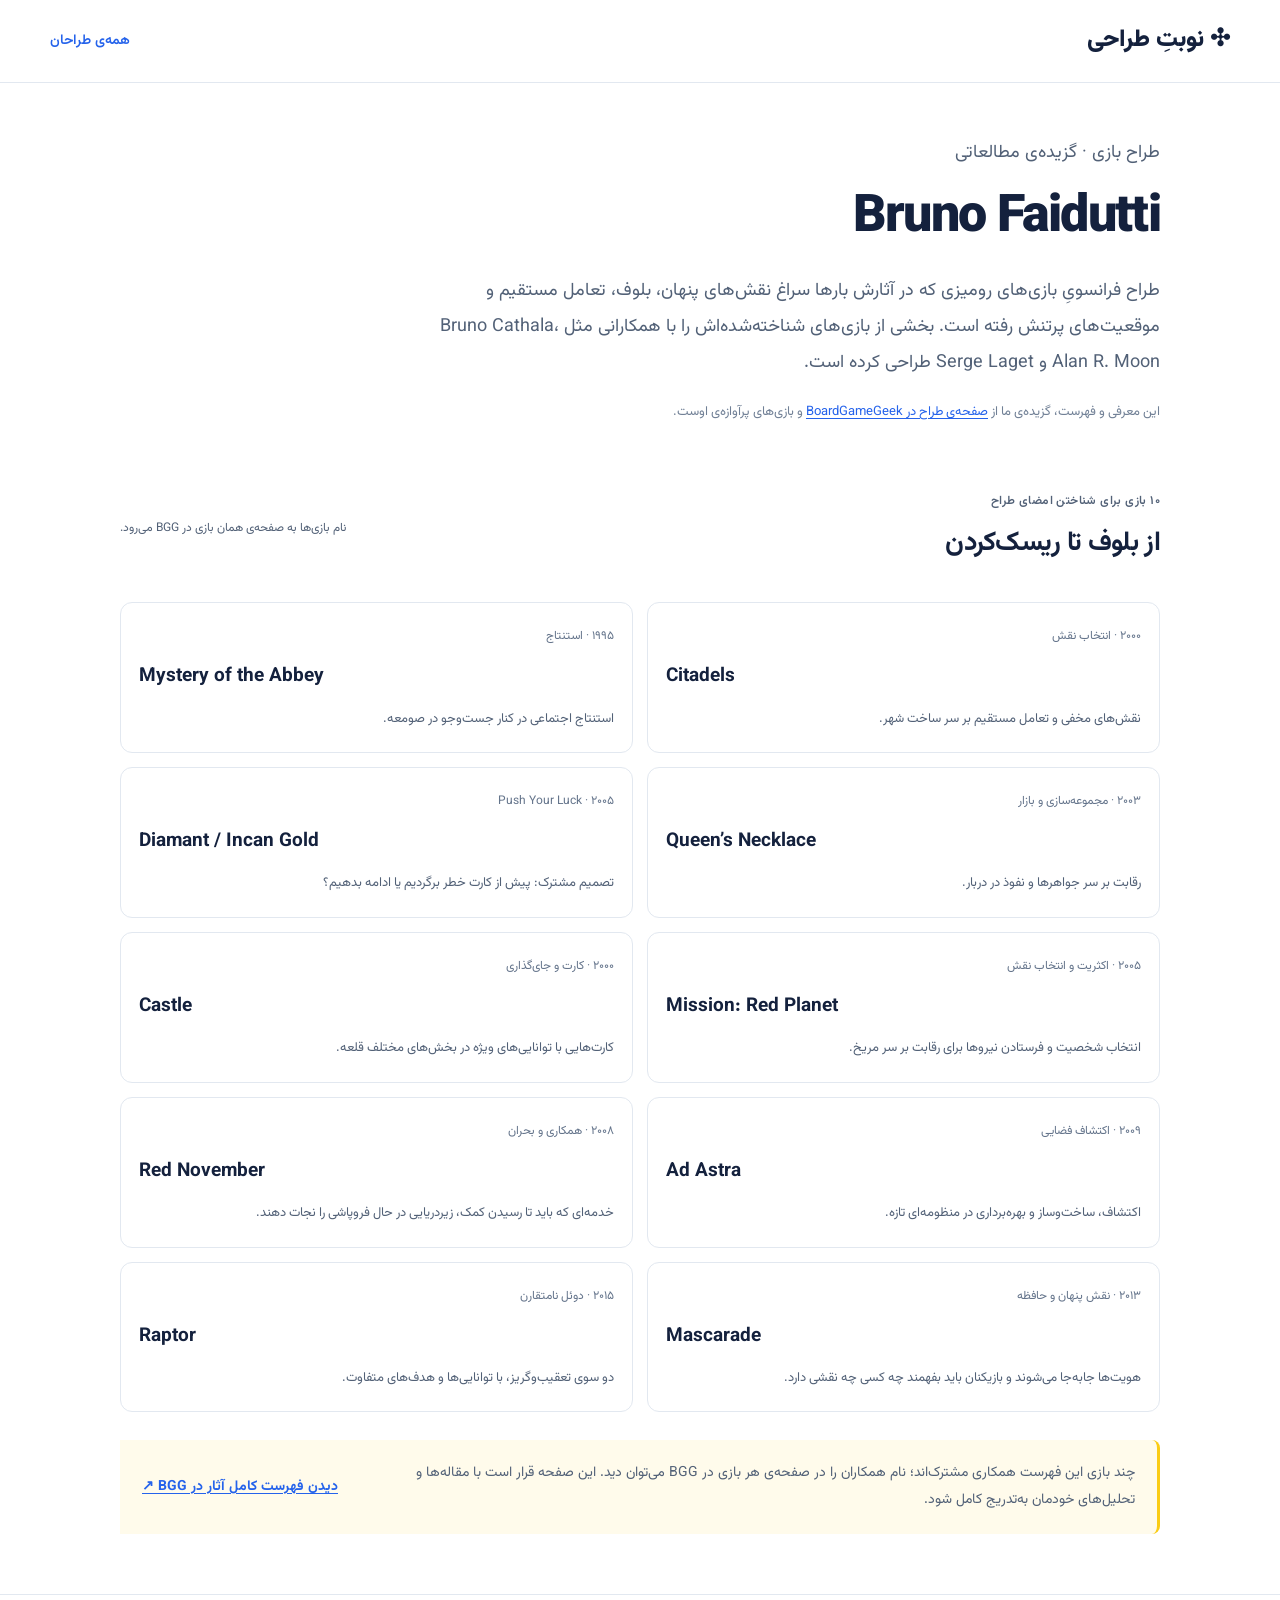
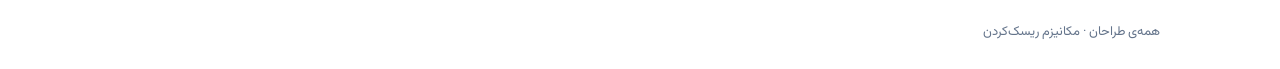
<file: designers/bruno-faidutti.html>
<!doctype html>
<html lang="fa" dir="rtl">
<head><meta charset="utf-8"><meta name="viewport" content="width=device-width, initial-scale=1"><meta name="description" content="بازی‌های منتخب Bruno Faidutti برای آشنایی با انتخاب نقش، تعامل، بلوف و Push Your Luck."><title>Bruno Faidutti | طراحان | نوبتِ طراحی</title><link rel="stylesheet" href="../styles.css"><link rel="stylesheet" href="../responsive.css"><link rel="stylesheet" href="../article.css"></head>
<body class="article-page">
  <header class="article-header"><div class="wrap"><a class="brand" href="../index.html">✣ نوبتِ طراحی</a><a class="back-home" href="index.html">همه‌ی طراحان</a></div></header>
  <main class="article-main">
    <section class="mechanism-head designer-hero"><p class="article-kicker">طراح بازی · گزیده‌ی مطالعاتی</p><h1 lang="en" dir="ltr">Bruno Faidutti</h1><p>طراح فرانسویِ بازی‌های رومیزی که در آثارش بارها سراغ نقش‌های پنهان، بلوف، تعامل مستقیم و موقعیت‌های پرتنش رفته است. بخشی از بازی‌های شناخته‌شده‌اش را با همکارانی مثل Bruno Cathala، Alan R. Moon و Serge Laget طراحی کرده است.</p><p class="mechanism-source">این معرفی و فهرست، گزیده‌ی ما از <a href="https://boardgamegeek.com/boardgamedesigner/125/bruno-faidutti" target="_blank" rel="noopener noreferrer">صفحه‌ی طراح در BoardGameGeek</a> و بازی‌های پرآوازه‌ی اوست.</p></section>
    <section class="designer-games"><div class="section-heading"><div><p class="eyebrow">۱۰ بازی برای شناختن امضای طراح</p><h2>از بلوف تا ریسک‌کردن</h2></div><p>نام بازی‌ها به صفحه‌ی همان بازی در BGG می‌رود.</p></div>
      <div class="game-links designer-game-grid">
        <a class="game-link-card" href="https://boardgamegeek.com/boardgame/478/citadels" target="_blank" rel="noopener noreferrer"><span>۲۰۰۰ · انتخاب نقش</span><strong lang="en" dir="ltr">Citadels</strong><em>نقش‌های مخفی و تعامل مستقیم بر سر ساخت شهر.</em></a>
        <a class="game-link-card" href="https://boardgamegeek.com/boardgame/915/mystery-abbey" target="_blank" rel="noopener noreferrer"><span>۱۹۹۵ · استنتاج</span><strong lang="en" dir="ltr">Mystery of the Abbey</strong><em>استنتاج اجتماعی در کنار جست‌وجو در صومعه.</em></a>
        <a class="game-link-card" href="https://boardgamegeek.com/boardgame/6068/queens-necklace" target="_blank" rel="noopener noreferrer"><span>۲۰۰۳ · مجموعه‌سازی و بازار</span><strong lang="en" dir="ltr">Queen’s Necklace</strong><em>رقابت بر سر جواهرها و نفوذ در دربار.</em></a>
        <a class="game-link-card" href="https://boardgamegeek.com/boardgame/15512/diamant" target="_blank" rel="noopener noreferrer"><span>۲۰۰۵ · Push Your Luck</span><strong lang="en" dir="ltr">Diamant / Incan Gold</strong><em>تصمیم مشترک: پیش از کارت خطر برگردیم یا ادامه بدهیم؟</em></a>
        <a class="game-link-card" href="https://boardgamegeek.com/boardgame/18258/mission-red-planet" target="_blank" rel="noopener noreferrer"><span>۲۰۰۵ · اکثریت و انتخاب نقش</span><strong lang="en" dir="ltr">Mission: Red Planet</strong><em>انتخاب شخصیت و فرستادن نیروها برای رقابت بر سر مریخ.</em></a>
        <a class="game-link-card" href="https://boardgamegeek.com/boardgame/655/castle" target="_blank" rel="noopener noreferrer"><span>۲۰۰۰ · کارت و جای‌گذاری</span><strong lang="en" dir="ltr">Castle</strong><em>کارت‌هایی با توانایی‌های ویژه در بخش‌های مختلف قلعه.</em></a>
        <a class="game-link-card" href="https://boardgamegeek.com/boardgame/38343/ad-astra" target="_blank" rel="noopener noreferrer"><span>۲۰۰۹ · اکتشاف فضایی</span><strong lang="en" dir="ltr">Ad Astra</strong><em>اکتشاف، ساخت‌وساز و بهره‌برداری در منظومه‌ای تازه.</em></a>
        <a class="game-link-card" href="https://boardgamegeek.com/boardgame/36946/red-november" target="_blank" rel="noopener noreferrer"><span>۲۰۰۸ · همکاری و بحران</span><strong lang="en" dir="ltr">Red November</strong><em>خدمه‌ای که باید تا رسیدن کمک، زیردریایی در حال فروپاشی را نجات دهند.</em></a>
        <a class="game-link-card" href="https://boardgamegeek.com/boardgame/139030/mascarade" target="_blank" rel="noopener noreferrer"><span>۲۰۱۳ · نقش پنهان و حافظه</span><strong lang="en" dir="ltr">Mascarade</strong><em>هویت‌ها جابه‌جا می‌شوند و بازیکنان باید بفهمند چه کسی چه نقشی دارد.</em></a>
        <a class="game-link-card" href="https://boardgamegeek.com/boardgame/177639/raptor" target="_blank" rel="noopener noreferrer"><span>۲۰۱۵ · دوئل نامتقارن</span><strong lang="en" dir="ltr">Raptor</strong><em>دو سوی تعقیب‌وگریز، با توانایی‌ها و هدف‌های متفاوت.</em></a>
      </div>
    </section>
    <section class="designer-source"><p>چند بازی این فهرست همکاری مشترک‌اند؛ نام همکاران را در صفحه‌ی هر بازی در BGG می‌توان دید. این صفحه قرار است با مقاله‌ها و تحلیل‌های خودمان به‌تدریج کامل شود.</p><a href="https://boardgamegeek.com/boardgamedesigner/125/bruno-faidutti" target="_blank" rel="noopener noreferrer">دیدن فهرست کامل آثار در BGG ↗</a></section>
  </main>
  <footer class="site-footer"><div class="article-main"><a href="index.html">همه‌ی طراحان</a> · <a href="../mechanisms/push-your-luck.html">مکانیزم ریسک‌کردن</a></div></footer>
</body></html>
</file>
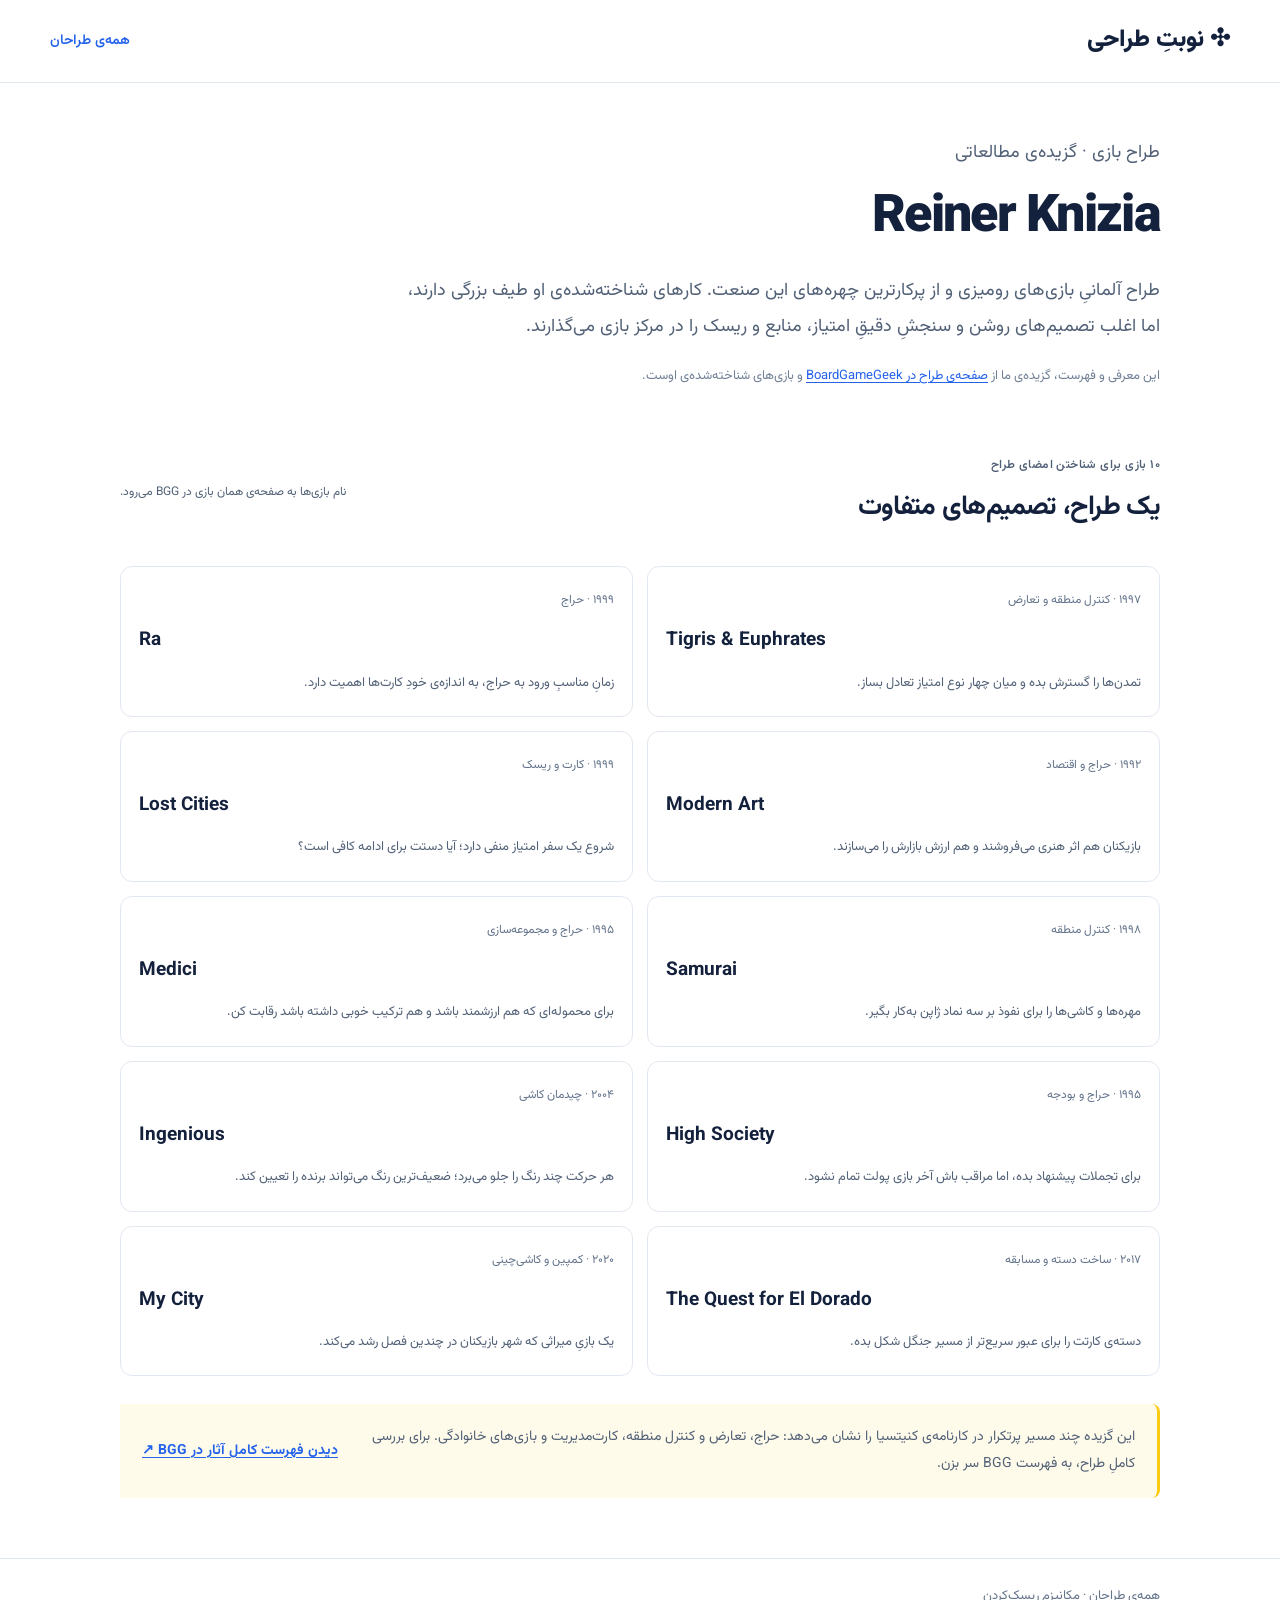
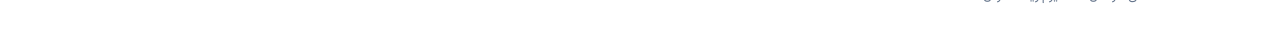
<file: designers/reiner-knizia.html>
<!doctype html>
<html lang="fa" dir="rtl">
<head><meta charset="utf-8"><meta name="viewport" content="width=device-width, initial-scale=1"><meta name="description" content="ده بازی شناخته‌شده‌ی Reiner Knizia برای مطالعه‌ی حراج، چیدمان کاشی و طراحی تصمیم‌محور."><title>Reiner Knizia | طراحان | نوبتِ طراحی</title><link rel="stylesheet" href="../styles.css"><link rel="stylesheet" href="../responsive.css"><link rel="stylesheet" href="../article.css"></head>
<body class="article-page">
  <header class="article-header"><div class="wrap"><a class="brand" href="../index.html">✣ نوبتِ طراحی</a><a class="back-home" href="index.html">همه‌ی طراحان</a></div></header>
  <main class="article-main">
    <section class="mechanism-head designer-hero"><p class="article-kicker">طراح بازی · گزیده‌ی مطالعاتی</p><h1 lang="en" dir="ltr">Reiner Knizia</h1><p>طراح آلمانیِ بازی‌های رومیزی و از پرکارترین چهره‌های این صنعت. کارهای شناخته‌شده‌ی او طیف بزرگی دارند، اما اغلب تصمیم‌های روشن و سنجشِ دقیقِ امتیاز، منابع و ریسک را در مرکز بازی می‌گذارند.</p><p class="mechanism-source">این معرفی و فهرست، گزیده‌ی ما از <a href="https://boardgamegeek.com/boardgameartist/2/reiner-knizia" target="_blank" rel="noopener noreferrer">صفحه‌ی طراح در BoardGameGeek</a> و بازی‌های شناخته‌شده‌ی اوست.</p></section>
    <section class="designer-games"><div class="section-heading"><div><p class="eyebrow">۱۰ بازی برای شناختن امضای طراح</p><h2>یک طراح، تصمیم‌های متفاوت</h2></div><p>نام بازی‌ها به صفحه‌ی همان بازی در BGG می‌رود.</p></div>
      <div class="game-links designer-game-grid">
        <a class="game-link-card" href="https://boardgamegeek.com/boardgame/42/tigris-and-euphrates" target="_blank" rel="noopener noreferrer"><span>۱۹۹۷ · کنترل منطقه و تعارض</span><strong lang="en" dir="ltr">Tigris &amp; Euphrates</strong><em>تمدن‌ها را گسترش بده و میان چهار نوع امتیاز تعادل بساز.</em></a>
        <a class="game-link-card" href="https://boardgamegeek.com/boardgame/12/ra" target="_blank" rel="noopener noreferrer"><span>۱۹۹۹ · حراج</span><strong lang="en" dir="ltr">Ra</strong><em>زمانِ مناسبِ ورود به حراج، به اندازه‌ی خودِ کارت‌ها اهمیت دارد.</em></a>
        <a class="game-link-card" href="https://boardgamegeek.com/boardgame/118/modern-art" target="_blank" rel="noopener noreferrer"><span>۱۹۹۲ · حراج و اقتصاد</span><strong lang="en" dir="ltr">Modern Art</strong><em>بازیکنان هم اثر هنری می‌فروشند و هم ارزش بازارش را می‌سازند.</em></a>
        <a class="game-link-card" href="https://boardgamegeek.com/boardgame/50/lost-cities" target="_blank" rel="noopener noreferrer"><span>۱۹۹۹ · کارت و ریسک</span><strong lang="en" dir="ltr">Lost Cities</strong><em>شروع یک سفر امتیاز منفی دارد؛ آیا دستت برای ادامه کافی است؟</em></a>
        <a class="game-link-card" href="https://boardgamegeek.com/boardgame/3/samurai" target="_blank" rel="noopener noreferrer"><span>۱۹۹۸ · کنترل منطقه</span><strong lang="en" dir="ltr">Samurai</strong><em>مهره‌ها و کاشی‌ها را برای نفوذ بر سه نماد ژاپن به‌کار بگیر.</em></a>
        <a class="game-link-card" href="https://boardgamegeek.com/boardgame/46/medici" target="_blank" rel="noopener noreferrer"><span>۱۹۹۵ · حراج و مجموعه‌سازی</span><strong lang="en" dir="ltr">Medici</strong><em>برای محموله‌ای که هم ارزشمند باشد و هم ترکیب خوبی داشته باشد رقابت کن.</em></a>
        <a class="game-link-card" href="https://boardgamegeek.com/boardgame/220/high-society" target="_blank" rel="noopener noreferrer"><span>۱۹۹۵ · حراج و بودجه</span><strong lang="en" dir="ltr">High Society</strong><em>برای تجملات پیشنهاد بده، اما مراقب باش آخر بازی پولت تمام نشود.</em></a>
        <a class="game-link-card" href="https://boardgamegeek.com/boardgame/9674/ingenious" target="_blank" rel="noopener noreferrer"><span>۲۰۰۴ · چیدمان کاشی</span><strong lang="en" dir="ltr">Ingenious</strong><em>هر حرکت چند رنگ را جلو می‌برد؛ ضعیف‌ترین رنگ می‌تواند برنده را تعیین کند.</em></a>
        <a class="game-link-card" href="https://boardgamegeek.com/boardgame/217372/quest-for-el-dorado" target="_blank" rel="noopener noreferrer"><span>۲۰۱۷ · ساخت دسته و مسابقه</span><strong lang="en" dir="ltr">The Quest for El Dorado</strong><em>دسته‌ی کارتت را برای عبور سریع‌تر از مسیر جنگل شکل بده.</em></a>
        <a class="game-link-card" href="https://boardgamegeek.com/boardgame/295486/my-city" target="_blank" rel="noopener noreferrer"><span>۲۰۲۰ · کمپین و کاشی‌چینی</span><strong lang="en" dir="ltr">My City</strong><em>یک بازیِ میراثی که شهر بازیکنان در چندین فصل رشد می‌کند.</em></a>
      </div>
    </section>
    <section class="designer-source"><p>این گزیده چند مسیر پرتکرار در کارنامه‌ی کنیتسیا را نشان می‌دهد: حراج، تعارض و کنترل منطقه، کارت‌مدیریت و بازی‌های خانوادگی. برای بررسی کاملِ طراح، به فهرست BGG سر بزن.</p><a href="https://boardgamegeek.com/boardgameartist/2/reiner-knizia" target="_blank" rel="noopener noreferrer">دیدن فهرست کامل آثار در BGG ↗</a></section>
  </main>
  <footer class="site-footer"><div class="article-main"><a href="index.html">همه‌ی طراحان</a> · <a href="../mechanisms/push-your-luck.html">مکانیزم ریسک‌کردن</a></div></footer>
</body></html>
</file>
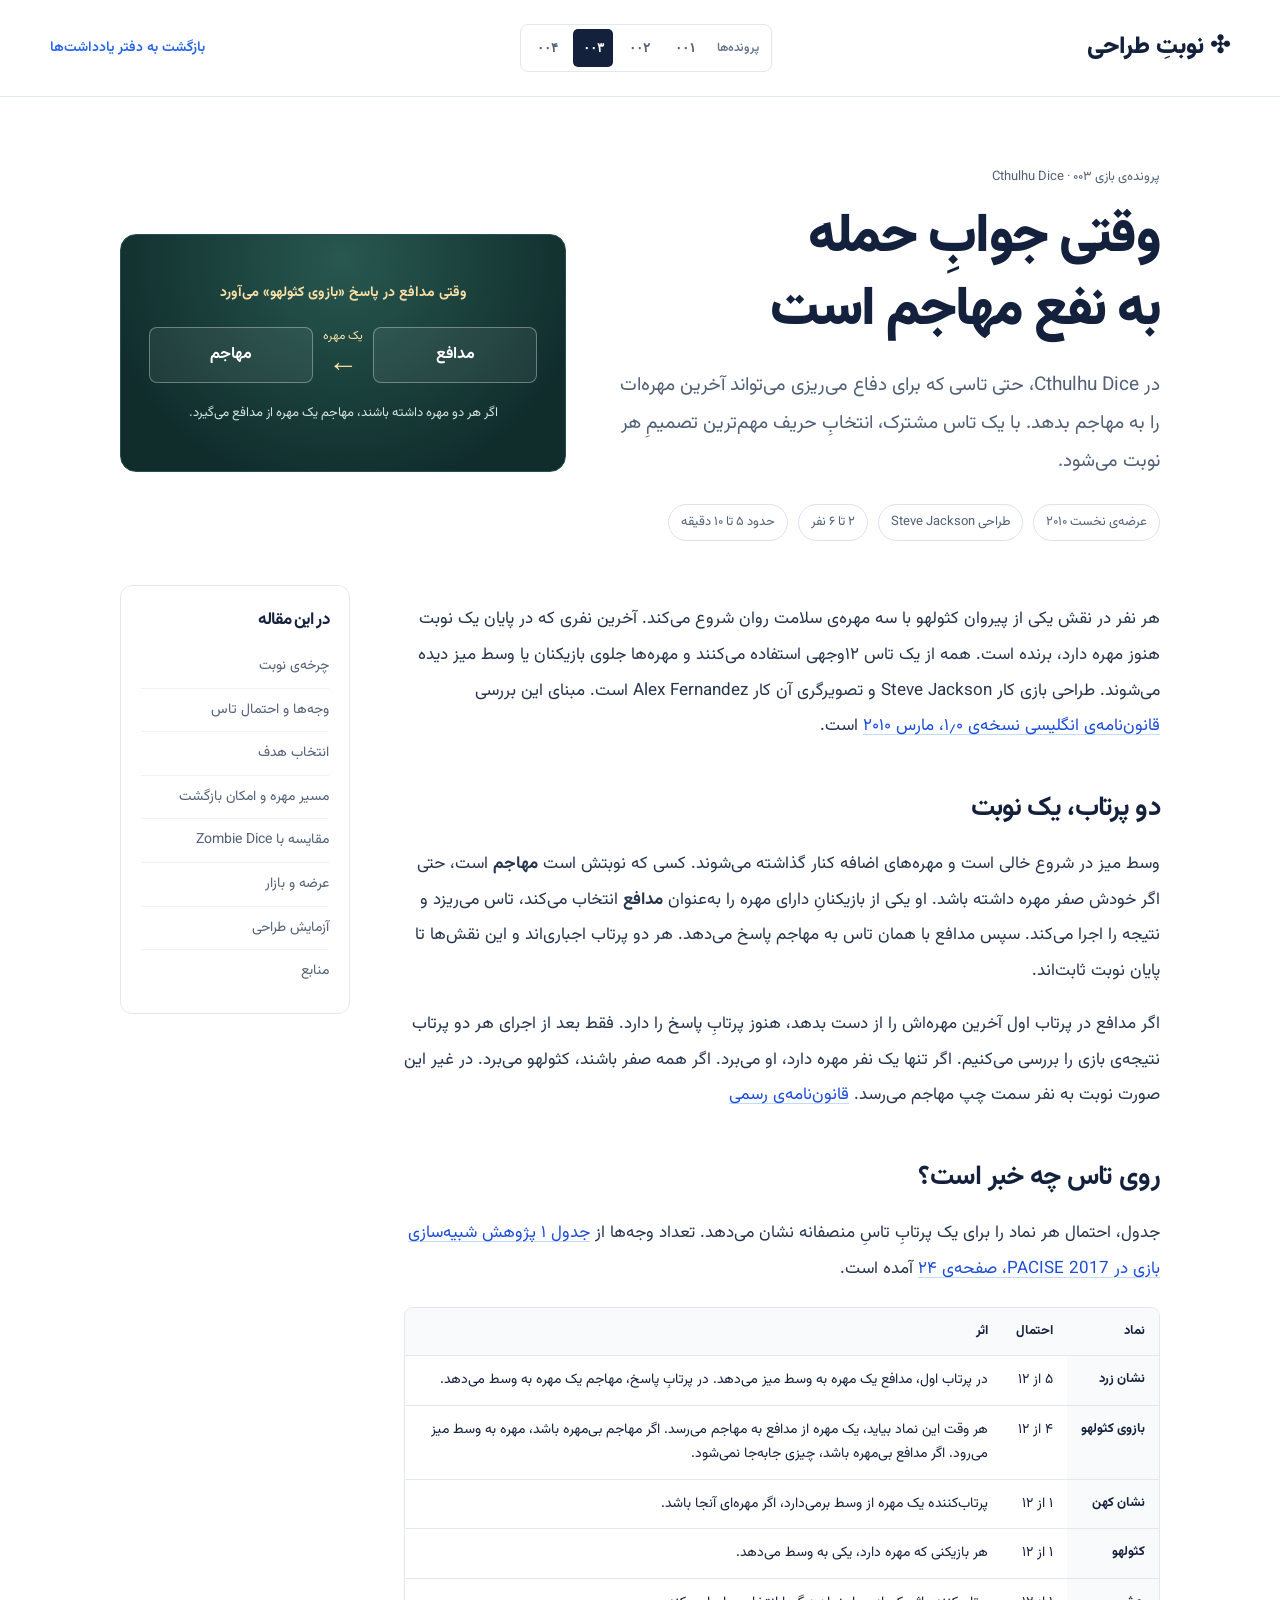
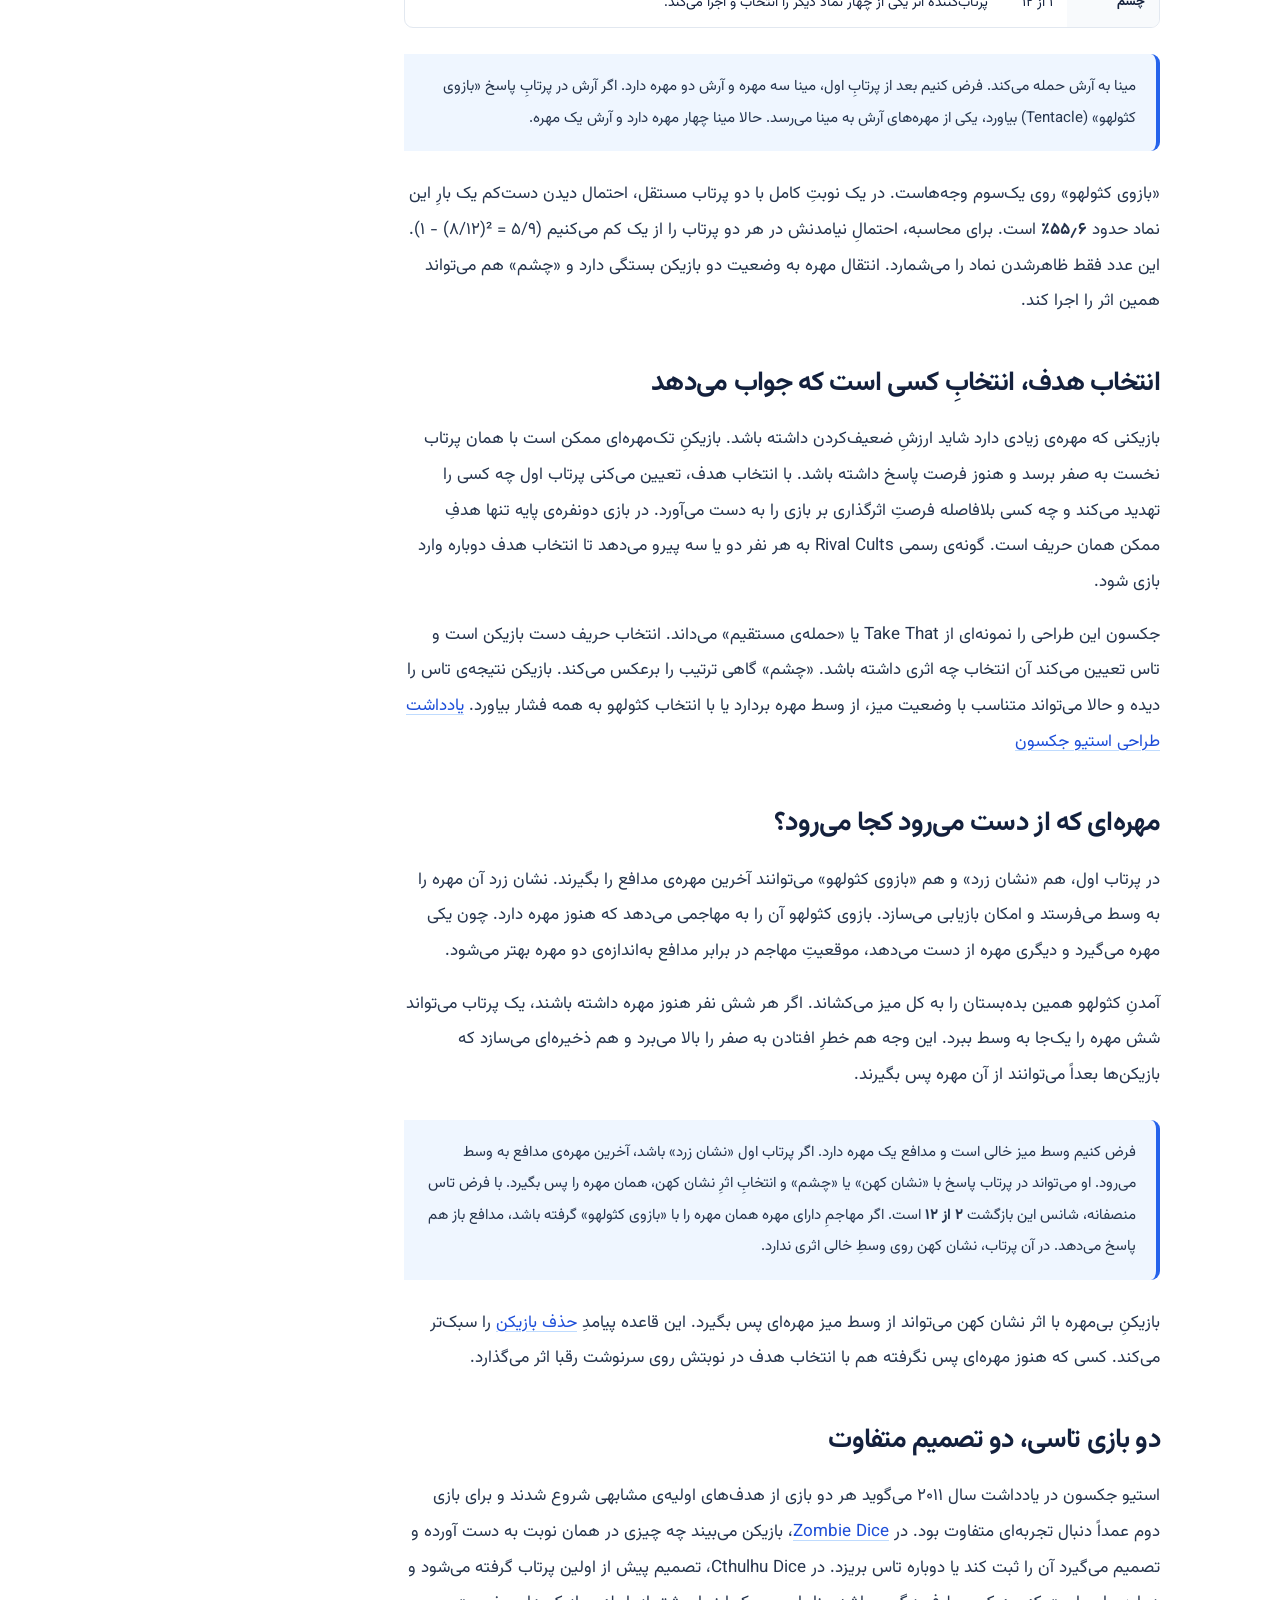
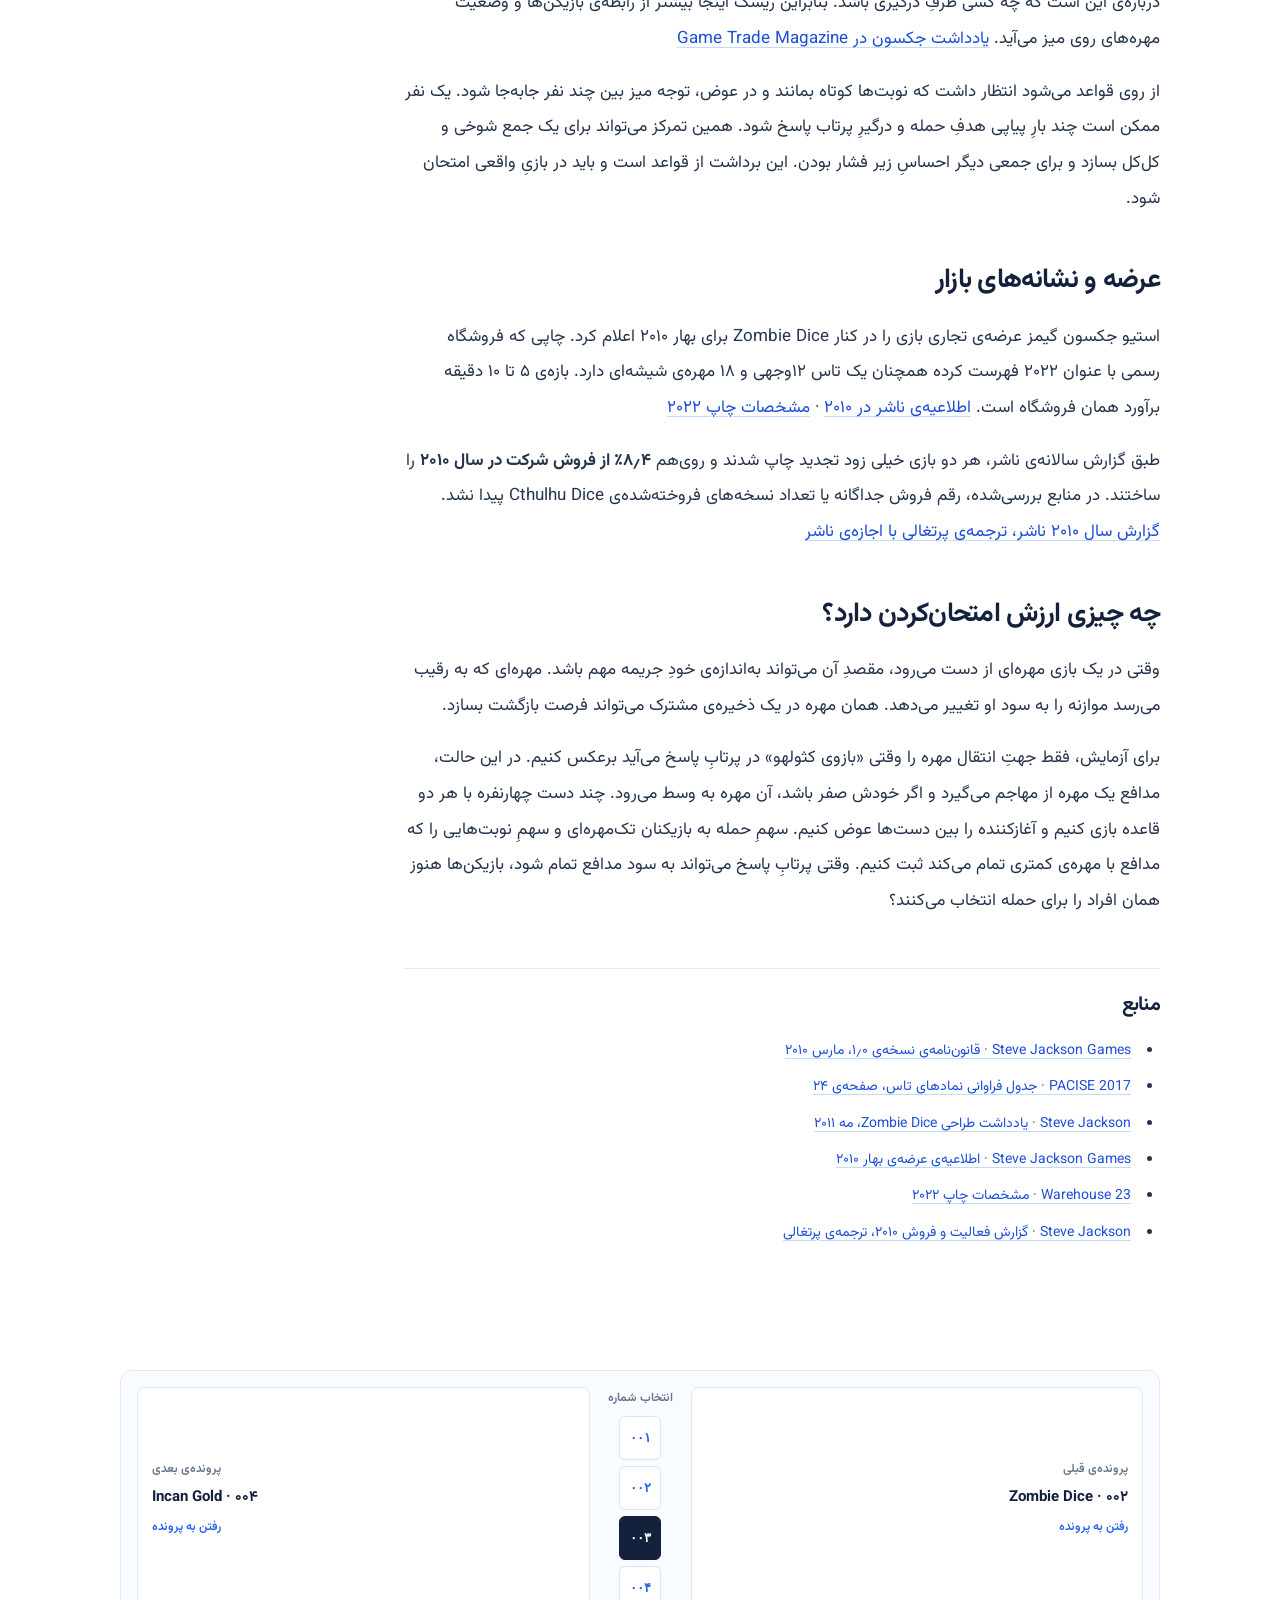
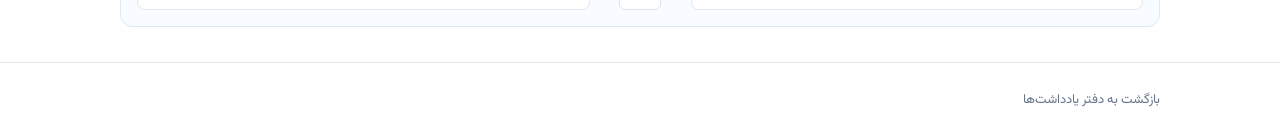
<file: games/cthulhu-dice.html>
<!doctype html>
<html lang="fa" dir="rtl">
<head>
  <meta charset="utf-8">
  <meta name="viewport" content="width=device-width, initial-scale=1">
  <meta name="theme-color" content="#14213d">
  <meta name="description" content="تحلیل طراحی Cthulhu Dice، بازی تاسی استیو جکسون؛ از انتخاب هدف و پاسخ نامتقارن تا احتمال تاس، بازگشت به بازی و مقایسه با Zombie Dice.">
  <title>Cthulhu Dice و قاعده‌ی پاسخ به حمله | نوبتِ طراحی</title>
  <link rel="stylesheet" href="../styles.css">
  <link rel="stylesheet" href="../responsive.css">
  <link rel="stylesheet" href="../article.css">
</head>
<body class="article-page">
  <header class="article-header"><div class="wrap"><a class="brand" href="../index.html">✣ نوبتِ طراحی</a><nav class="case-top-picker" aria-label="انتخاب شماره‌ی پرونده"><span>پرونده‌ها</span><a href="../articles/exploding-kittens.html">۰۰۱</a><a href="zombie-dice.html">۰۰۲</a><a href="cthulhu-dice.html" aria-current="page">۰۰۳</a><a href="incan-gold.html">۰۰۴</a></nav><a class="back-home" href="../index.html#journal">بازگشت به دفتر یادداشت‌ها</a></div></header>
  <main class="article-main">
    <section class="article-hero cthulhu-hero">
      <div>
        <p class="article-kicker">پرونده‌ی بازی ۰۰۳ · <bdi lang="en">Cthulhu Dice</bdi></p>
        <h1>وقتی جوابِ حمله به نفع مهاجم است</h1>
        <p class="article-deck">در <bdi lang="en">Cthulhu Dice</bdi>، حتی تاسی که برای دفاع می‌ریزی می‌تواند آخرین مهره‌ات را به مهاجم بدهد. با یک تاس مشترک، انتخابِ حریف مهم‌ترین تصمیمِ هر نوبت می‌شود.</p>
        <div class="article-meta"><span>عرضه‌ی نخست ۲۰۱۰</span><span>طراحی <bdi lang="en">Steve Jackson</bdi></span><span>۲ تا ۶ نفر</span><span>حدود ۵ تا ۱۰ دقیقه</span></div>
      </div>
      <figure class="cthulhu-transfer">
        <figcaption>وقتی مدافع در پاسخ «بازوی کثولهو» می‌آورد</figcaption>
        <div class="cthulhu-transfer-path" aria-hidden="true">
          <b>مدافع</b>
          <span>یک مهره<i>←</i></span>
          <b>مهاجم</b>
        </div>
        <p>اگر هر دو مهره داشته باشند، مهاجم یک مهره از مدافع می‌گیرد.</p>
      </figure>
    </section>

    <div class="article-layout">
      <article class="article-body">
        <p>هر نفر در نقش یکی از پیروان کثولهو با سه مهره‌ی سلامت روان شروع می‌کند. آخرین نفری که در پایان یک نوبت هنوز مهره دارد، برنده است. همه از یک تاس ۱۲وجهی استفاده می‌کنند و مهره‌ها جلوی بازیکنان یا وسط میز دیده می‌شوند. طراحی بازی کار <bdi lang="en">Steve Jackson</bdi> و تصویرگری آن کار <bdi lang="en">Alex Fernandez</bdi> است. مبنای این بررسی <a href="https://www.sjgames.com/dice/cthulhudice/img/CDRules_English.pdf" target="_blank" rel="noopener noreferrer">قانون‌نامه‌ی انگلیسی نسخه‌ی ۱٫۰، مارس ۲۰۱۰</a> است.</p>

        <h2 id="loop">دو پرتاب، یک نوبت</h2>
        <p>وسط میز در شروع خالی است و مهره‌های اضافه کنار گذاشته می‌شوند. کسی که نوبتش است <strong>مهاجم</strong> است، حتی اگر خودش صفر مهره داشته باشد. او یکی از بازیکنانِ دارای مهره را به‌عنوان <strong>مدافع</strong> انتخاب می‌کند، تاس می‌ریزد و نتیجه را اجرا می‌کند. سپس مدافع با همان تاس به مهاجم پاسخ می‌دهد. هر دو پرتاب اجباری‌اند و این نقش‌ها تا پایان نوبت ثابت‌اند.</p>
        <p>اگر مدافع در پرتاب اول آخرین مهره‌اش را از دست بدهد، هنوز پرتابِ پاسخ را دارد. فقط بعد از اجرای هر دو پرتاب نتیجه‌ی بازی را بررسی می‌کنیم. اگر تنها یک نفر مهره دارد، او می‌برد. اگر همه صفر باشند، کثولهو می‌برد. در غیر این صورت نوبت به نفر سمت چپ مهاجم می‌رسد. <a href="https://www.sjgames.com/dice/cthulhudice/img/CDRules_English.pdf" target="_blank" rel="noopener noreferrer">قانون‌نامه‌ی رسمی</a></p>

        <h2 id="math">روی تاس چه خبر است؟</h2>
        <p>جدول، احتمال هر نماد را برای یک پرتابِ تاسِ منصفانه نشان می‌دهد. تعداد وجه‌ها از <a href="https://www.engr.ship.edu/downloads/pacise/pacise-proceedings-2017.pdf" target="_blank" rel="noopener noreferrer">جدول ۱ پژوهش شبیه‌سازی بازی در PACISE 2017، صفحه‌ی ۲۴</a> آمده است.</p>
        <div class="analysis-table-wrap" role="region" aria-label="وجه‌ها و احتمال‌های تاس کثولهو" tabindex="0">
          <table class="analysis-table cthulhu-faces">
            <thead><tr><th scope="col">نماد</th><th scope="col">احتمال</th><th scope="col">اثر</th></tr></thead>
            <tbody>
              <tr><th scope="row">نشان زرد</th><td>۵ از ۱۲</td><td>در پرتاب اول، مدافع یک مهره به وسط میز می‌دهد. در پرتابِ پاسخ، مهاجم یک مهره به وسط می‌دهد.</td></tr>
              <tr><th scope="row">بازوی کثولهو</th><td>۴ از ۱۲</td><td>هر وقت این نماد بیاید، یک مهره از مدافع به مهاجم می‌رسد. اگر مهاجم بی‌مهره باشد، مهره به وسط میز می‌رود. اگر مدافع بی‌مهره باشد، چیزی جابه‌جا نمی‌شود.</td></tr>
              <tr><th scope="row">نشان کهن</th><td>۱ از ۱۲</td><td>پرتاب‌کننده یک مهره از وسط برمی‌دارد، اگر مهره‌ای آنجا باشد.</td></tr>
              <tr><th scope="row">کثولهو</th><td>۱ از ۱۲</td><td>هر بازیکنی که مهره دارد، یکی به وسط می‌دهد.</td></tr>
              <tr><th scope="row">چشم</th><td>۱ از ۱۲</td><td>پرتاب‌کننده اثر یکی از چهار نماد دیگر را انتخاب و اجرا می‌کند.</td></tr>
            </tbody>
          </table>
        </div>
        <div class="article-note" id="tentacle"><p>مینا به آرش حمله می‌کند. فرض کنیم بعد از پرتابِ اول، مینا سه مهره و آرش دو مهره دارد. اگر آرش در پرتابِ پاسخ «بازوی کثولهو» (<bdi lang="en">Tentacle</bdi>) بیاورد، یکی از مهره‌های آرش به مینا می‌رسد. حالا مینا چهار مهره دارد و آرش یک مهره.</p></div>
        <p>«بازوی کثولهو» روی یک‌سوم وجه‌هاست. در یک نوبتِ کامل با دو پرتاب مستقل، احتمال دیدن دست‌کم یک بارِ این نماد حدود <strong>۵۵٫۶٪</strong> است. برای محاسبه، احتمالِ نیامدنش در هر دو پرتاب را از یک کم می‌کنیم (<bdi dir="ltr">۱ − (۸/۱۲)² = ۵/۹</bdi>). این عدد فقط ظاهرشدن نماد را می‌شمارد. انتقال مهره به وضعیت دو بازیکن بستگی دارد و «چشم» هم می‌تواند همین اثر را اجرا کند.</p>

        <h2 id="choices">انتخاب هدف، انتخابِ کسی است که جواب می‌دهد</h2>
        <p>بازیکنی که مهره‌ی زیادی دارد شاید ارزشِ ضعیف‌کردن داشته باشد. بازیکنِ تک‌مهره‌ای ممکن است با همان پرتاب نخست به صفر برسد و هنوز فرصت پاسخ داشته باشد. با انتخاب هدف، تعیین می‌کنی پرتاب اول چه کسی را تهدید می‌کند و چه کسی بلافاصله فرصتِ اثرگذاری بر بازی را به دست می‌آورد. در بازی دونفره‌ی پایه تنها هدفِ ممکن همان حریف است. گونه‌ی رسمی <bdi lang="en">Rival Cults</bdi> به هر نفر دو یا سه پیرو می‌دهد تا انتخاب هدف دوباره وارد بازی شود.</p>
        <p>جکسون این طراحی را نمونه‌ای از <bdi lang="en">Take That</bdi> یا «حمله‌ی مستقیم» می‌داند. انتخاب حریف دست بازیکن است و تاس تعیین می‌کند آن انتخاب چه اثری داشته باشد. «چشم» گاهی ترتیب را برعکس می‌کند. بازیکن نتیجه‌ی تاس را دیده و حالا می‌تواند متناسب با وضعیت میز، از وسط مهره بردارد یا با انتخاب کثولهو به همه فشار بیاورد. <a href="https://d1vzi28wh99zvq.cloudfront.net/pdf_previews/147157-sample.pdf#page=5" target="_blank" rel="noopener noreferrer">یادداشت طراحی استیو جکسون</a></p>

        <h2 id="madness">مهره‌ای که از دست می‌رود کجا می‌رود؟</h2>
        <p>در پرتاب اول، هم «نشان زرد» و هم «بازوی کثولهو» می‌توانند آخرین مهره‌ی مدافع را بگیرند. نشان زرد آن مهره را به وسط می‌فرستد و امکان بازیابی می‌سازد. بازوی کثولهو آن را به مهاجمی می‌دهد که هنوز مهره دارد. چون یکی مهره می‌گیرد و دیگری مهره از دست می‌دهد، موقعیتِ مهاجم در برابر مدافع به‌اندازه‌ی دو مهره بهتر می‌شود.</p>
        <p>آمدنِ کثولهو همین بده‌بستان را به کل میز می‌کشاند. اگر هر شش نفر هنوز مهره داشته باشند، یک پرتاب می‌تواند شش مهره را یک‌جا به وسط ببرد. این وجه هم خطرِ افتادن به صفر را بالا می‌برد و هم ذخیره‌ای می‌سازد که بازیکن‌ها بعداً می‌توانند از آن مهره پس بگیرند.</p>
        <div class="article-note"><p>فرض کنیم وسط میز خالی است و مدافع یک مهره دارد. اگر پرتاب اول «نشان زرد» باشد، آخرین مهره‌ی مدافع به وسط می‌رود. او می‌تواند در پرتاب پاسخ با «نشان کهن» یا «چشم» و انتخابِ اثرِ نشان کهن، همان مهره را پس بگیرد. با فرض تاس منصفانه، شانس این بازگشت <strong>۲ از ۱۲</strong> است. اگر مهاجمِ دارای مهره همان مهره را با «بازوی کثولهو» گرفته باشد، مدافع باز هم پاسخ می‌دهد. در آن پرتاب، نشان کهن روی وسطِ خالی اثری ندارد.</p></div>
        <p>بازیکنِ بی‌مهره با اثر نشان کهن می‌تواند از وسط میز مهره‌ای پس بگیرد. این قاعده پیامدِ <a href="../mechanisms/player-elimination.html">حذف بازیکن</a> را سبک‌تر می‌کند. کسی که هنوز مهره‌ای پس نگرفته هم با انتخاب هدف در نوبتش روی سرنوشت رقبا اثر می‌گذارد.</p>

        <h2 id="comparison">دو بازی تاسی، دو تصمیم متفاوت</h2>
        <p>استیو جکسون در یادداشت سال ۲۰۱۱ می‌گوید هر دو بازی از هدف‌های اولیه‌ی مشابهی شروع شدند و برای بازی دوم عمداً دنبال تجربه‌ای متفاوت بود. در <a href="zombie-dice.html"><bdi lang="en">Zombie Dice</bdi></a>، بازیکن می‌بیند چه چیزی در همان نوبت به دست آورده و تصمیم می‌گیرد آن را ثبت کند یا دوباره تاس بریزد. در <bdi lang="en">Cthulhu Dice</bdi>، تصمیم پیش از اولین پرتاب گرفته می‌شود و درباره‌ی این است که چه کسی طرفِ درگیری باشد. بنابراین ریسک اینجا بیشتر از رابطه‌ی بازیکن‌ها و وضعیت مهره‌های روی میز می‌آید. <a href="https://d1vzi28wh99zvq.cloudfront.net/pdf_previews/147157-sample.pdf#page=5" target="_blank" rel="noopener noreferrer">یادداشت جکسون در Game Trade Magazine</a></p>
        <p>از روی قواعد می‌شود انتظار داشت که نوبت‌ها کوتاه بمانند و در عوض، توجه میز بین چند نفر جابه‌جا شود. یک نفر ممکن است چند بارِ پیاپی هدفِ حمله و درگیرِ پرتاب پاسخ شود. همین تمرکز می‌تواند برای یک جمع شوخی و کل‌کل بسازد و برای جمعی دیگر احساسِ زیر فشار بودن. این برداشت از قواعد است و باید در بازیِ واقعی امتحان شود.</p>

        <h2 id="market">عرضه و نشانه‌های بازار</h2>
        <p>استیو جکسون گیمز عرضه‌ی تجاری بازی را در کنار <bdi lang="en">Zombie Dice</bdi> برای بهار ۲۰۱۰ اعلام کرد. چاپی که فروشگاه رسمی با عنوان ۲۰۲۲ فهرست کرده همچنان یک تاس ۱۲وجهی و ۱۸ مهره‌ی شیشه‌ای دارد. بازه‌ی ۵ تا ۱۰ دقیقه برآورد همان فروشگاه است. <a href="https://www.sjgames.com/wwg/img/wwg90.pdf" target="_blank" rel="noopener noreferrer">اطلاعیه‌ی ناشر در ۲۰۱۰</a> · <a href="https://warehouse23.com/products/cthulhu-dice-2022" target="_blank" rel="noopener noreferrer">مشخصات چاپ ۲۰۲۲</a></p>
        <p>طبق گزارش سالانه‌ی ناشر، هر دو بازی خیلی زود تجدید چاپ شدند و روی‌هم <strong>۸٫۴٪ از فروش شرکت در سال ۲۰۱۰</strong> را ساختند. در منابع بررسی‌شده، رقم فروش جداگانه یا تعداد نسخه‌های فروخته‌شده‌ی <bdi lang="en">Cthulhu Dice</bdi> پیدا نشد. <a href="https://www.rederpg.com.br/2011/03/19/steve-jackson-e-o-mercado-de-rpg-em-2010/" target="_blank" rel="noopener noreferrer">گزارش سال ۲۰۱۰ ناشر، ترجمه‌ی پرتغالی با اجازه‌ی ناشر</a></p>

        <h2 id="takeaway">چه چیزی ارزش امتحان‌کردن دارد؟</h2>
        <p>وقتی در یک بازی مهره‌ای از دست می‌رود، مقصدِ آن می‌تواند به‌اندازه‌ی خودِ جریمه مهم باشد. مهره‌ای که به رقیب می‌رسد موازنه را به سود او تغییر می‌دهد. همان مهره در یک ذخیره‌ی مشترک می‌تواند فرصت بازگشت بسازد.</p>
        <p>برای آزمایش، فقط جهتِ انتقال مهره را وقتی «بازوی کثولهو» در پرتابِ پاسخ می‌آید برعکس کنیم. در این حالت، مدافع یک مهره از مهاجم می‌گیرد و اگر خودش صفر باشد، آن مهره به وسط می‌رود. چند دست چهارنفره با هر دو قاعده بازی کنیم و آغازکننده را بین دست‌ها عوض کنیم. سهمِ حمله به بازیکنان تک‌مهره‌ای و سهمِ نوبت‌هایی را که مدافع با مهره‌ی کمتری تمام می‌کند ثبت کنیم. وقتی پرتابِ پاسخ می‌تواند به سود مدافع تمام شود، بازیکن‌ها هنوز همان افراد را برای حمله انتخاب می‌کنند؟</p>

        <section class="article-sources" id="sources">
          <h2>منابع</h2>
          <ul>
            <li><a href="https://www.sjgames.com/dice/cthulhudice/img/CDRules_English.pdf" target="_blank" rel="noopener noreferrer">Steve Jackson Games · قانون‌نامه‌ی نسخه‌ی ۱٫۰، مارس ۲۰۱۰</a></li>
            <li><a href="https://www.engr.ship.edu/downloads/pacise/pacise-proceedings-2017.pdf" target="_blank" rel="noopener noreferrer">PACISE 2017 · جدول فراوانی نمادهای تاس، صفحه‌ی ۲۴</a></li>
            <li><a href="https://d1vzi28wh99zvq.cloudfront.net/pdf_previews/147157-sample.pdf#page=5" target="_blank" rel="noopener noreferrer">Steve Jackson · یادداشت طراحی Zombie Dice، مه ۲۰۱۱</a></li>
            <li><a href="https://www.sjgames.com/wwg/img/wwg90.pdf" target="_blank" rel="noopener noreferrer">Steve Jackson Games · اطلاعیه‌ی عرضه‌ی بهار ۲۰۱۰</a></li>
            <li><a href="https://warehouse23.com/products/cthulhu-dice-2022" target="_blank" rel="noopener noreferrer">Warehouse 23 · مشخصات چاپ ۲۰۲۲</a></li>
            <li><a href="https://www.rederpg.com.br/2011/03/19/steve-jackson-e-o-mercado-de-rpg-em-2010/" target="_blank" rel="noopener noreferrer">Steve Jackson · گزارش فعالیت و فروش ۲۰۱۰، ترجمه‌ی پرتغالی</a></li>
          </ul>
        </section>
      </article>

      <aside class="article-aside" aria-labelledby="article-contents">
        <h2 id="article-contents">در این مقاله</h2>
        <a href="#loop">چرخه‌ی نوبت</a>
        <a href="#math">وجه‌ها و احتمال تاس</a>
        <a href="#choices">انتخاب هدف</a>
        <a href="#madness">مسیر مهره و امکان بازگشت</a>
        <a href="#comparison">مقایسه با Zombie Dice</a>
        <a href="#market">عرضه و بازار</a>
        <a href="#takeaway">آزمایش طراحی</a>
        <a href="#sources">منابع</a>
      </aside>
    </div>
    <nav class="case-pagination" aria-label="گشت‌وگذار میان پرونده‌ها">
      <a class="case-pagination-control" href="zombie-dice.html"><small>پرونده‌ی قبلی</small><strong>۰۰۲ · Zombie Dice</strong><span>رفتن به پرونده</span></a>
      <div class="case-pagination-select"><span>انتخاب شماره</span><a href="../articles/exploding-kittens.html">۰۰۱</a><a href="zombie-dice.html">۰۰۲</a><a href="cthulhu-dice.html" aria-current="page">۰۰۳</a><a href="incan-gold.html">۰۰۴</a></div>
      <a class="case-pagination-control" href="incan-gold.html"><small>پرونده‌ی بعدی</small><strong>۰۰۴ · Incan Gold</strong><span>رفتن به پرونده</span></a>
    </nav>
  </main>
  <footer class="site-footer"><div class="article-main"><a href="../index.html#journal">بازگشت به دفتر یادداشت‌ها</a></div></footer>
</body>
</html>
</file>
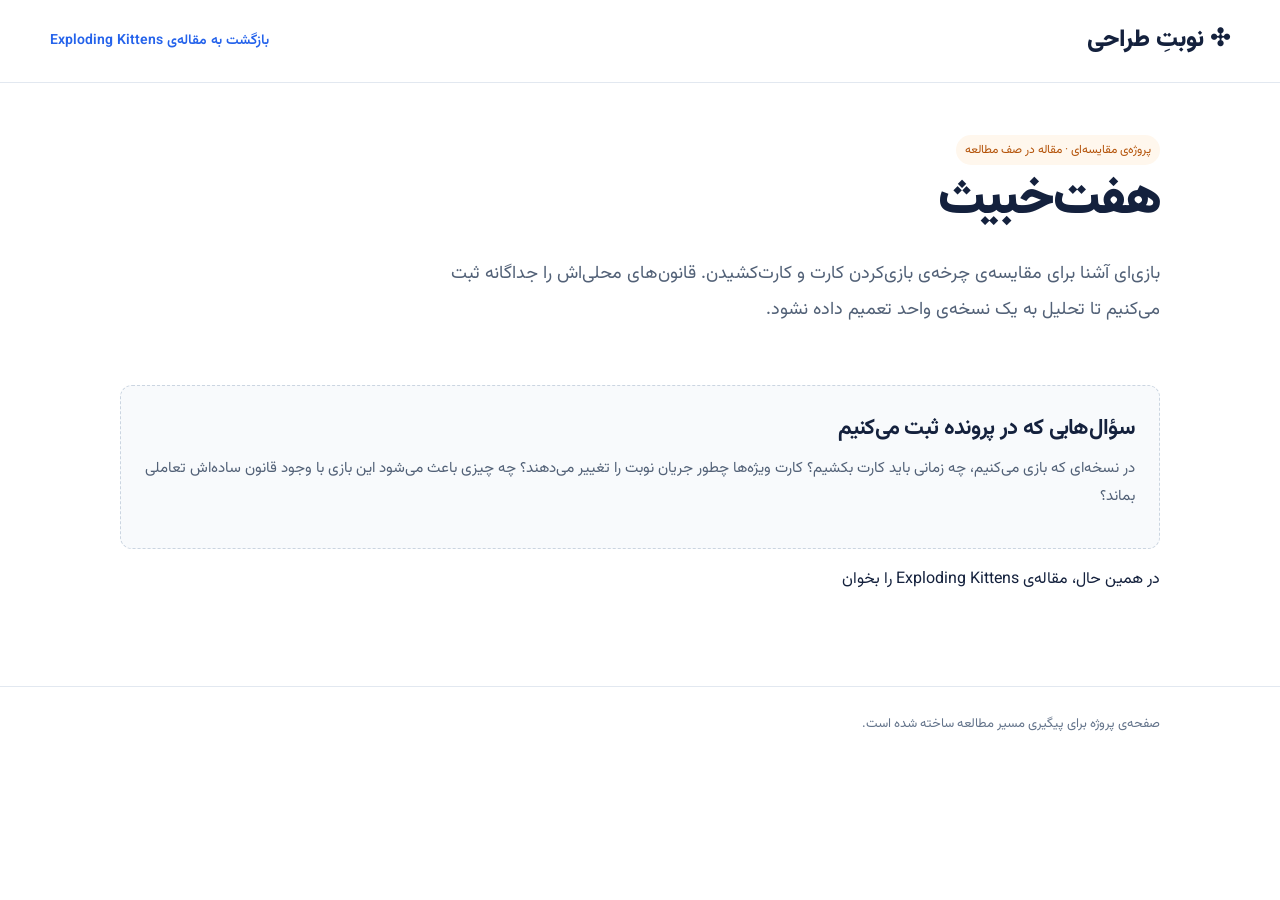
<file: games/haft-khabis.html>
<!doctype html><html lang="fa" dir="rtl"><head><meta charset="utf-8"><meta name="viewport" content="width=device-width, initial-scale=1"><title>هفت‌خبیث | پروژه‌های بعدی | نوبتِ طراحی</title><link rel="stylesheet" href="../styles.css"><link rel="stylesheet" href="../responsive.css"><link rel="stylesheet" href="../article.css"></head><body class="article-page"><header class="article-header"><div class="wrap"><a class="brand" href="../index.html">✣ نوبتِ طراحی</a><a class="back-home" href="../articles/exploding-kittens.html">بازگشت به مقاله‌ی Exploding Kittens</a></div></header><main class="article-main"><section class="mechanism-head"><span class="coming-label">پروژه‌ی مقایسه‌ای · مقاله در صف مطالعه</span><h1>هفت‌خبیث</h1><p>بازی‌ای آشنا برای مقایسه‌ی چرخه‌ی بازی‌کردن کارت و کارت‌کشیدن. قانون‌های محلی‌اش را جداگانه ثبت می‌کنیم تا تحلیل به یک نسخه‌ی واحد تعمیم داده نشود.</p></section><section class="mechanism-list"><div class="game-placeholder"><h2>سؤال‌هایی که در پرونده ثبت می‌کنیم</h2><p>در نسخه‌ای که بازی می‌کنیم، چه زمانی باید کارت بکشیم؟ کارت ویژه‌ها چطور جریان نوبت را تغییر می‌دهند؟ چه چیزی باعث می‌شود این بازی با وجود قانون ساده‌اش تعاملی بماند؟</p></div><p><a href="../articles/exploding-kittens.html">در همین حال، مقاله‌ی Exploding Kittens را بخوان</a></p></section></main><footer class="site-footer"><div class="article-main">صفحه‌ی پروژه برای پیگیری مسیر مطالعه ساخته شده است.</div></footer></body></html>
</file>
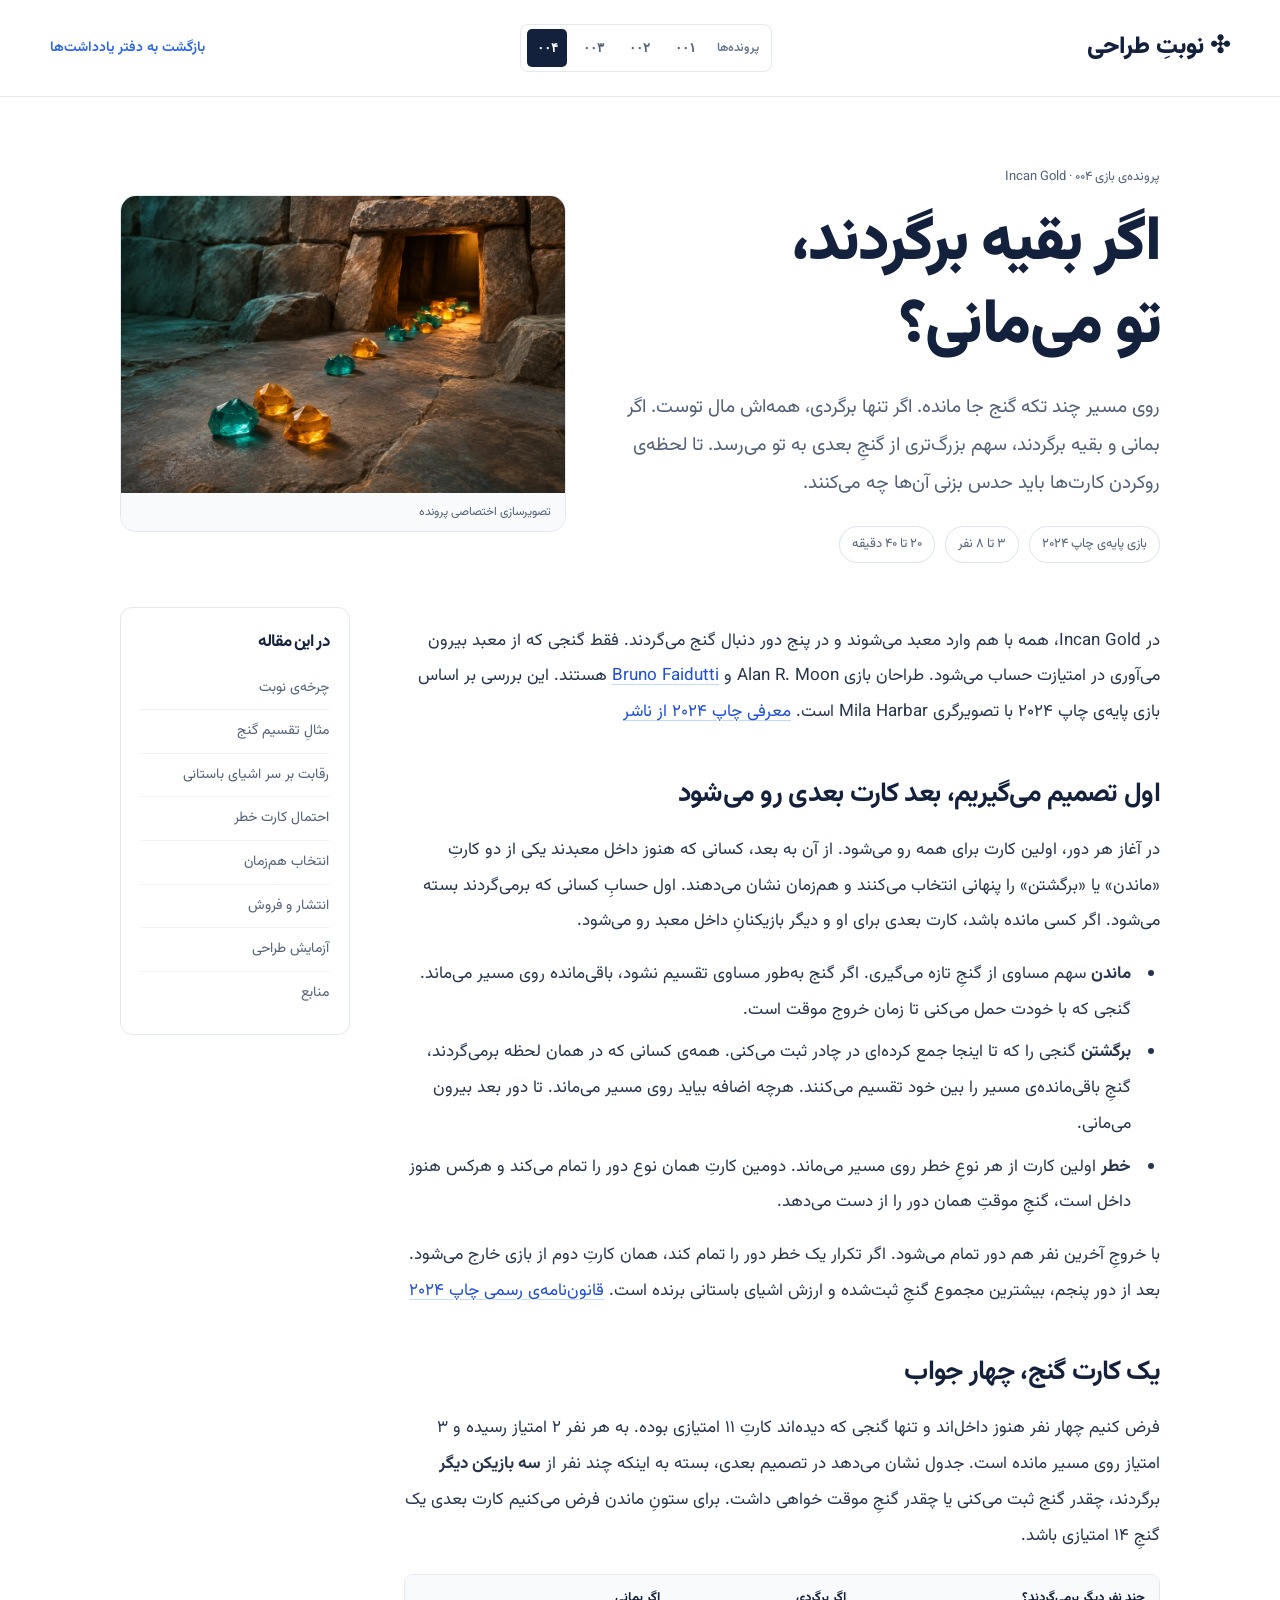
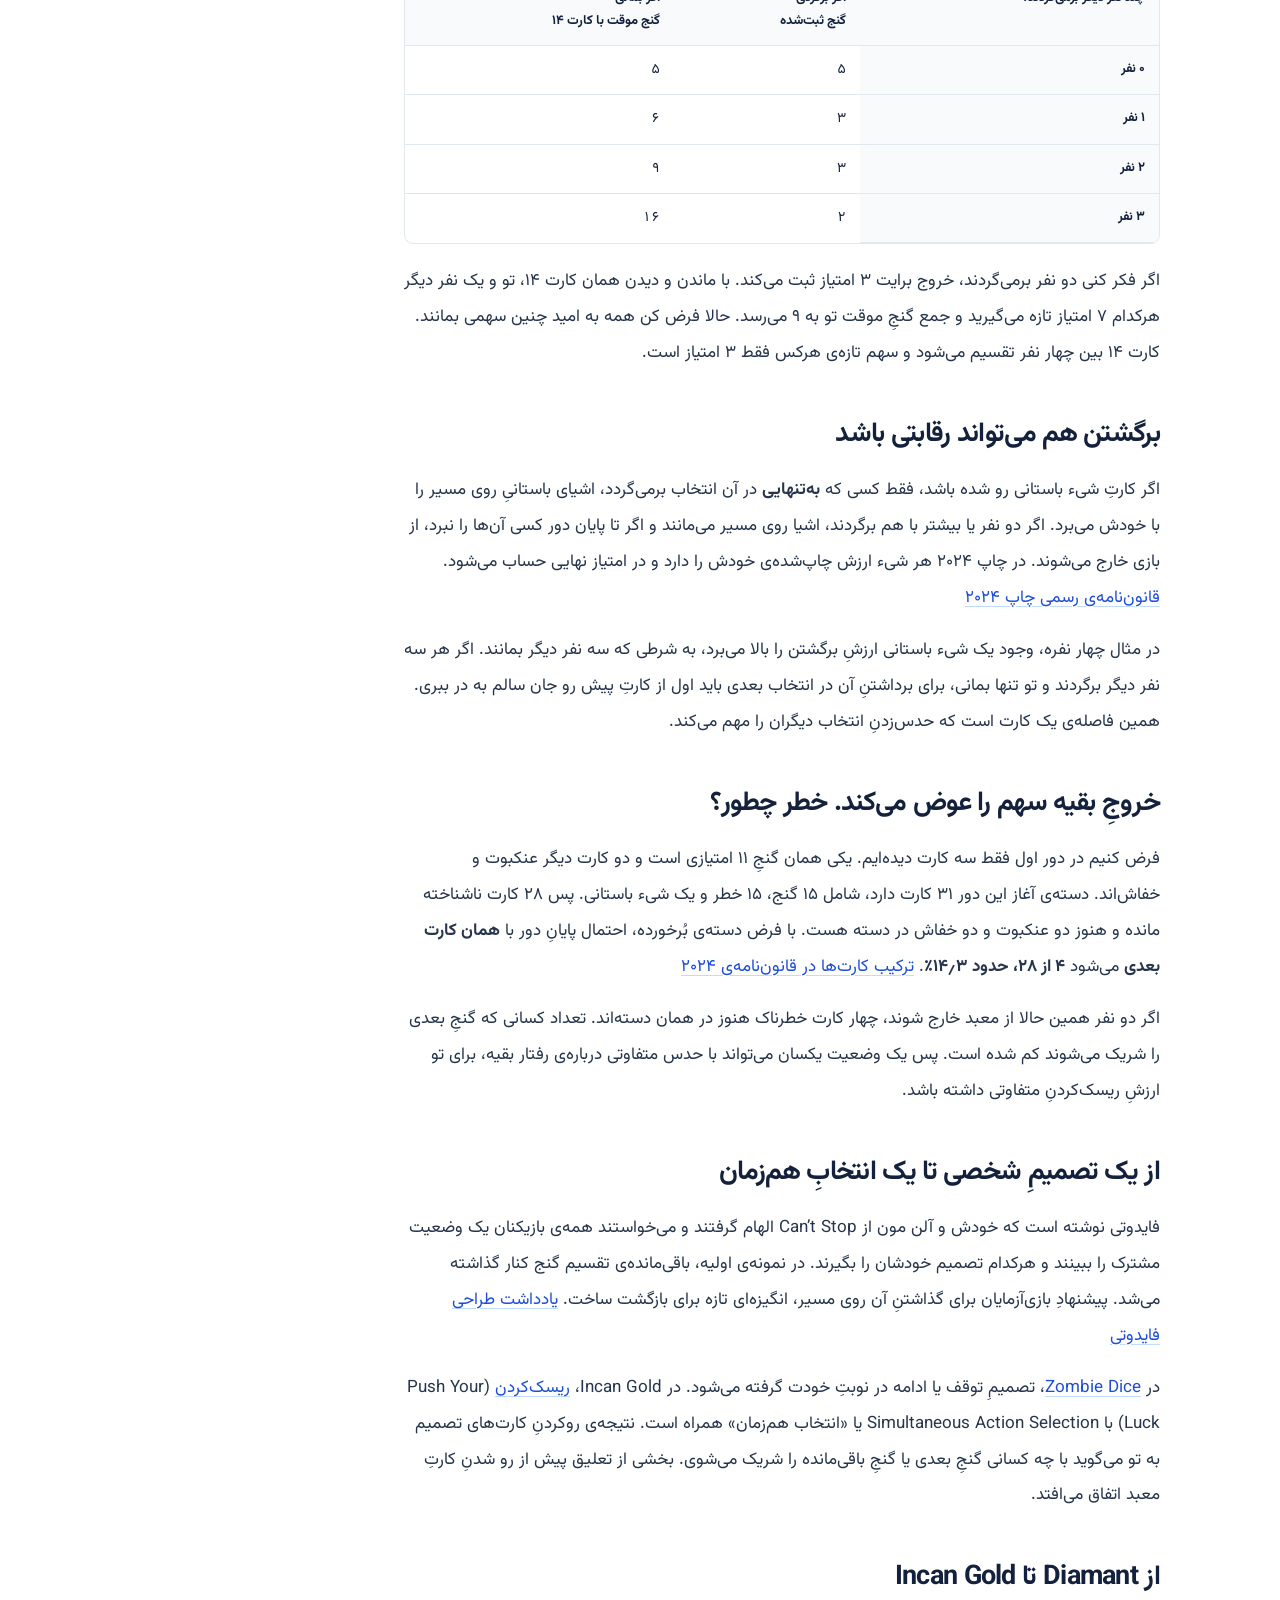
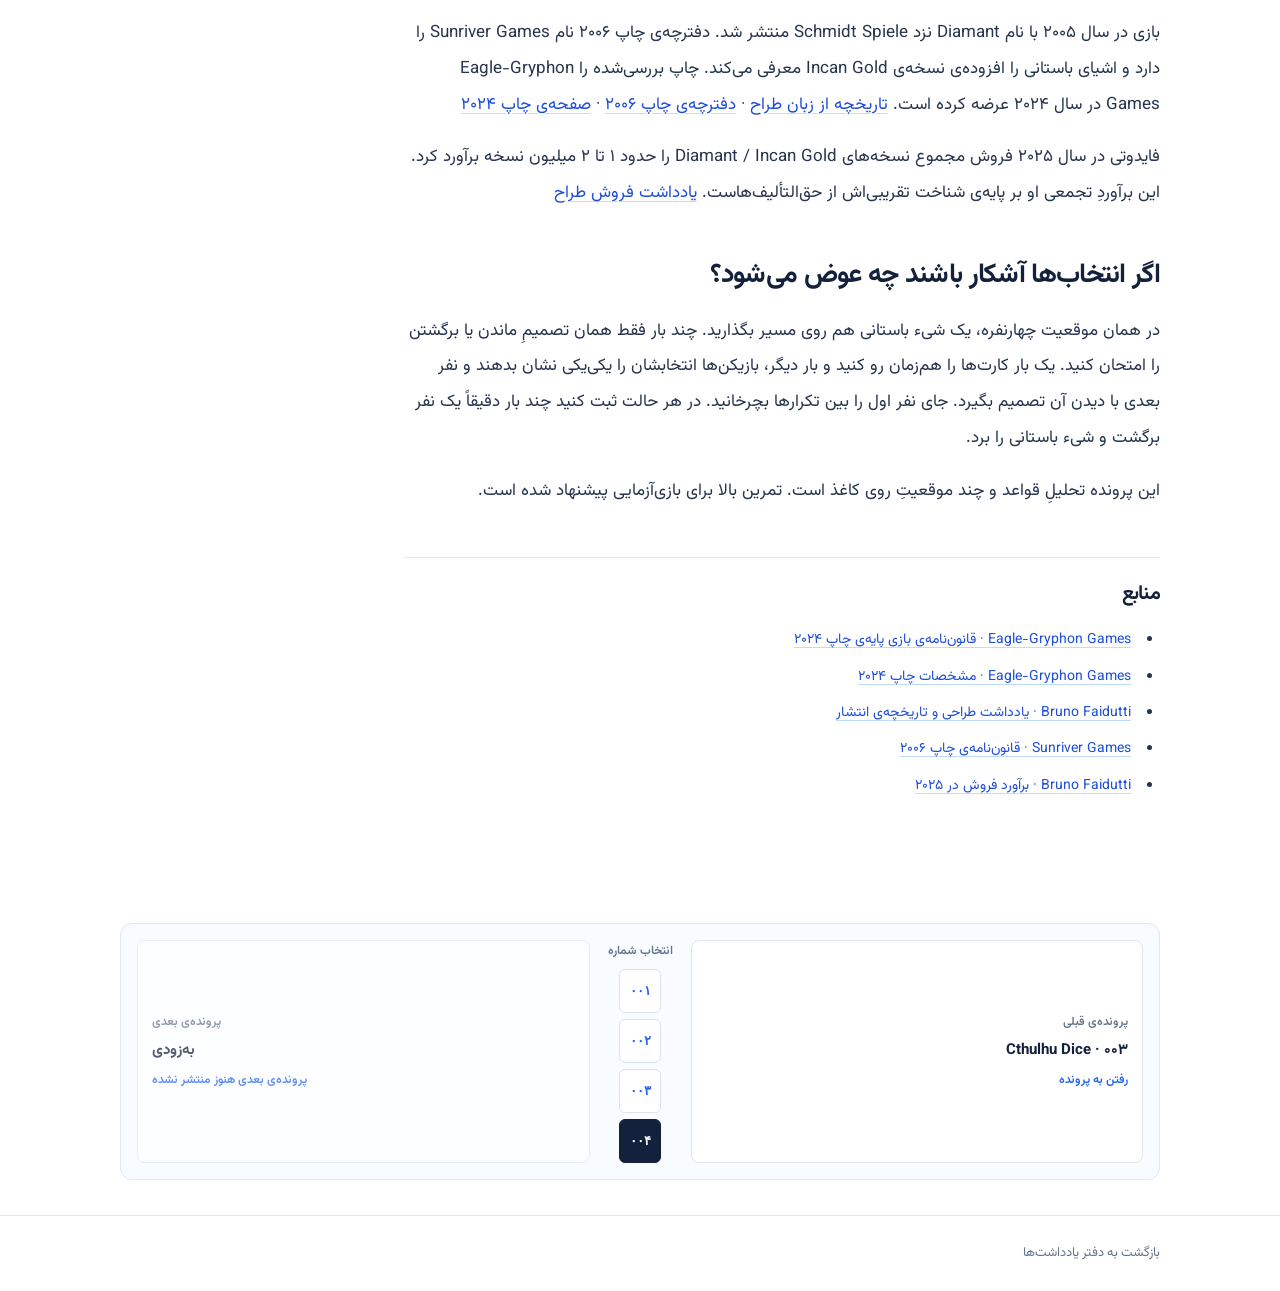
<file: games/incan-gold.html>
<!doctype html>
<html lang="fa" dir="rtl">
<head>
  <meta charset="utf-8">
  <meta name="viewport" content="width=device-width, initial-scale=1">
  <meta name="theme-color" content="#14213d">
  <meta name="description" content="تحلیل Incan Gold در پرونده‌ی ۰۰۴ نوبتِ طراحی. وقتی همه هم‌زمان تصمیم می‌گیرند، انتخابِ بقیه چطور سهم گنج و ارزشِ ماندن یا برگشتن را عوض می‌کند؟">
  <title>اگر بقیه برگردند | Incan Gold | نوبتِ طراحی</title>
  <link rel="stylesheet" href="../styles.css">
  <link rel="stylesheet" href="../responsive.css">
  <link rel="stylesheet" href="../article.css?v=20261119a">
</head>
<body class="article-page">
  <header class="article-header">
    <div class="wrap">
      <a class="brand" href="../index.html">✣ نوبتِ طراحی</a>
      <nav class="case-top-picker" aria-label="انتخاب شماره‌ی پرونده">
        <span>پرونده‌ها</span>
        <a href="../articles/exploding-kittens.html">۰۰۱</a>
        <a href="zombie-dice.html">۰۰۲</a>
        <a href="cthulhu-dice.html">۰۰۳</a>
        <a href="incan-gold.html" aria-current="page">۰۰۴</a>
      </nav>
      <a class="back-home" href="../index.html#journal">بازگشت به دفتر یادداشت‌ها</a>
    </div>
  </header>

  <main class="article-main">
    <section class="article-hero incan-hero">
      <div>
        <p class="article-kicker">پرونده‌ی بازی ۰۰۴ · <bdi lang="en">Incan Gold</bdi></p>
        <h1>اگر بقیه برگردند، تو می‌مانی؟</h1>
        <p class="article-deck">روی مسیر چند تکه گنج جا مانده. اگر تنها برگردی، همه‌اش مال توست. اگر بمانی و بقیه برگردند، سهم بزرگ‌تری از گنجِ بعدی به تو می‌رسد. تا لحظه‌ی روکردن کارت‌ها باید حدس بزنی آن‌ها چه می‌کنند.</p>
        <div class="article-meta"><span>بازی پایه‌ی چاپ ۲۰۲۴</span><span>۳ تا ۸ نفر</span><span>۲۰ تا ۴۰ دقیقه</span></div>
      </div>
      <figure class="incan-hero-art">
        <img src="../assets/incan-gold-illustration.webp" alt="تصویرسازی چند مهره‌ی گنج روی مسیر و کنار ورودی سنگی معبد" width="1050" height="700">
        <figcaption>تصویرسازی اختصاصی پرونده</figcaption>
      </figure>
    </section>

    <div class="article-layout">
      <article class="article-body">
        <p>در <bdi lang="en">Incan Gold</bdi>، همه با هم وارد معبد می‌شوند و در پنج دور دنبال گنج می‌گردند. فقط گنجی که از معبد بیرون می‌آوری در امتیازت حساب می‌شود. طراحان بازی <bdi lang="en">Alan R. Moon</bdi> و <a href="../designers/bruno-faidutti.html"><bdi lang="en">Bruno Faidutti</bdi></a> هستند. این بررسی بر اساس بازی پایه‌ی چاپ ۲۰۲۴ با تصویرگری <bdi lang="en">Mila Harbar</bdi> است. <a href="https://www.eagle-gryphon.com/products/incan-gold-2024" target="_blank" rel="noopener noreferrer">معرفی چاپ ۲۰۲۴ از ناشر</a></p>

        <h2 id="loop">اول تصمیم می‌گیریم، بعد کارت بعدی رو می‌شود</h2>
        <p>در آغاز هر دور، اولین کارت برای همه رو می‌شود. از آن به بعد، کسانی که هنوز داخل معبدند یکی از دو کارتِ «ماندن» یا «برگشتن» را پنهانی انتخاب می‌کنند و هم‌زمان نشان می‌دهند. اول حسابِ کسانی که برمی‌گردند بسته می‌شود. اگر کسی مانده باشد، کارت بعدی برای او و دیگر بازیکنانِ داخل معبد رو می‌شود.</p>
        <ul>
          <li><strong>ماندن</strong> سهم مساوی از گنجِ تازه می‌گیری. اگر گنج به‌طور مساوی تقسیم نشود، باقی‌مانده روی مسیر می‌ماند. گنجی که با خودت حمل می‌کنی تا زمان خروج موقت است.</li>
          <li><strong>برگشتن</strong> گنجی را که تا اینجا جمع کرده‌ای در چادر ثبت می‌کنی. همه‌ی کسانی که در همان لحظه برمی‌گردند، گنجِ باقی‌مانده‌ی مسیر را بین خود تقسیم می‌کنند. هرچه اضافه بیاید روی مسیر می‌ماند. تا دور بعد بیرون می‌مانی.</li>
          <li><strong>خطر</strong> اولین کارت از هر نوعِ خطر روی مسیر می‌ماند. دومین کارتِ همان نوع دور را تمام می‌کند و هرکس هنوز داخل است، گنجِ موقتِ همان دور را از دست می‌دهد.</li>
        </ul>
        <p>با خروجِ آخرین نفر هم دور تمام می‌شود. اگر تکرار یک خطر دور را تمام کند، همان کارتِ دوم از بازی خارج می‌شود. بعد از دور پنجم، بیشترین مجموع گنجِ ثبت‌شده و ارزش اشیای باستانی برنده است. <a href="https://drive.google.com/file/d/1g9iStN6y5m0VZFrQFYN3a2RFztps4W6s/view" target="_blank" rel="noopener noreferrer">قانون‌نامه‌ی رسمی چاپ ۲۰۲۴</a></p>

        <h2 id="example">یک کارت گنج، چهار جواب</h2>
        <p>فرض کنیم چهار نفر هنوز داخل‌اند و تنها گنجی که دیده‌اند کارتِ ۱۱ امتیازی بوده. به هر نفر ۲ امتیاز رسیده و ۳ امتیاز روی مسیر مانده است. جدول نشان می‌دهد در تصمیم بعدی، بسته به اینکه چند نفر از <strong>سه بازیکن دیگر</strong> برگردند، چقدر گنج ثبت می‌کنی یا چقدر گنجِ موقت خواهی داشت. برای ستونِ ماندن فرض می‌کنیم کارت بعدی یک گنجِ ۱۴ امتیازی باشد.</p>
        <div class="analysis-table-wrap incan-results" role="region" aria-label="نمونه‌ی تقسیم گنج بر اساس تصمیم سه بازیکن دیگر" tabindex="0">
          <table class="analysis-table">
            <thead><tr><th scope="col">چند نفر دیگر برمی‌گردند؟</th><th scope="col">اگر برگردی<br>گنج ثبت‌شده</th><th scope="col">اگر بمانی<br>گنج موقت با کارت ۱۴</th></tr></thead>
            <tbody>
              <tr><th scope="row">۰ نفر</th><td>۵</td><td>۵</td></tr>
              <tr><th scope="row">۱ نفر</th><td>۳</td><td>۶</td></tr>
              <tr><th scope="row">۲ نفر</th><td>۳</td><td>۹</td></tr>
              <tr><th scope="row">۳ نفر</th><td>۲</td><td>۱۶</td></tr>
            </tbody>
          </table>
        </div>
        <p>اگر فکر کنی دو نفر برمی‌گردند، خروج برایت ۳ امتیاز ثبت می‌کند. با ماندن و دیدن همان کارت ۱۴، تو و یک نفر دیگر هرکدام ۷ امتیاز تازه می‌گیرید و جمع گنجِ موقت تو به ۹ می‌رسد. حالا فرض کن همه به امید چنین سهمی بمانند. کارت ۱۴ بین چهار نفر تقسیم می‌شود و سهم تازه‌ی هرکس فقط ۳ امتیاز است.</p>

        <h2 id="artifact">برگشتن هم می‌تواند رقابتی باشد</h2>
        <p>اگر کارتِ شیء باستانی رو شده باشد، فقط کسی که <strong>به‌تنهایی</strong> در آن انتخاب برمی‌گردد، اشیای باستانیِ روی مسیر را با خودش می‌برد. اگر دو نفر یا بیشتر با هم برگردند، اشیا روی مسیر می‌مانند و اگر تا پایان دور کسی آن‌ها را نبرد، از بازی خارج می‌شوند. در چاپ ۲۰۲۴ هر شیء ارزش چاپ‌شده‌ی خودش را دارد و در امتیاز نهایی حساب می‌شود. <a href="https://drive.google.com/file/d/1g9iStN6y5m0VZFrQFYN3a2RFztps4W6s/view" target="_blank" rel="noopener noreferrer">قانون‌نامه‌ی رسمی چاپ ۲۰۲۴</a></p>
        <p>در مثال چهار نفره، وجود یک شیء باستانی ارزشِ برگشتن را بالا می‌برد، به شرطی که سه نفر دیگر بمانند. اگر هر سه نفر دیگر برگردند و تو تنها بمانی، برای برداشتنِ آن در انتخاب بعدی باید اول از کارتِ پیش رو جان سالم به در ببری. همین فاصله‌ی یک کارت است که حدس‌زدنِ انتخاب دیگران را مهم می‌کند.</p>

        <h2 id="risk">خروجِ بقیه سهم را عوض می‌کند. خطر چطور؟</h2>
        <p>فرض کنیم در دور اول فقط سه کارت دیده‌ایم. یکی همان گنجِ ۱۱ امتیازی است و دو کارت دیگر عنکبوت و خفاش‌اند. دسته‌ی آغاز این دور ۳۱ کارت دارد، شامل ۱۵ گنج، ۱۵ خطر و یک شیء باستانی. پس ۲۸ کارت ناشناخته مانده و هنوز دو عنکبوت و دو خفاش در دسته هست. با فرض دسته‌ی بُرخورده، احتمال پایانِ دور با <strong>همان کارت بعدی</strong> می‌شود <strong>۴ از ۲۸، حدود ۱۴٫۳٪</strong>. <a href="https://drive.google.com/file/d/1g9iStN6y5m0VZFrQFYN3a2RFztps4W6s/view" target="_blank" rel="noopener noreferrer">ترکیب کارت‌ها در قانون‌نامه‌ی ۲۰۲۴</a></p>
        <p>اگر دو نفر همین حالا از معبد خارج شوند، چهار کارت خطرناک هنوز در همان دسته‌اند. تعداد کسانی که گنجِ بعدی را شریک می‌شوند کم شده است. پس یک وضعیت یکسان می‌تواند با حدس متفاوتی درباره‌ی رفتار بقیه، برای تو ارزشِ ریسک‌کردنِ متفاوتی داشته باشد.</p>

        <h2 id="design">از یک تصمیمِ شخصی تا یک انتخابِ هم‌زمان</h2>
        <p>فایدوتی نوشته است که خودش و آلن مون از <bdi lang="en">Can’t Stop</bdi> الهام گرفتند و می‌خواستند همه‌ی بازیکنان یک وضعیت مشترک را ببینند و هرکدام تصمیم خودشان را بگیرند. در نمونه‌ی اولیه، باقی‌مانده‌ی تقسیم گنج کنار گذاشته می‌شد. پیشنهادِ بازی‌آزمایان برای گذاشتنِ آن روی مسیر، انگیزه‌ای تازه برای بازگشت ساخت. <a href="https://faidutti.com/blog/blog/2012/05/01/incan-gold-diamant/" target="_blank" rel="noopener noreferrer">یادداشت طراحی فایدوتی</a></p>
        <p>در <a href="zombie-dice.html"><bdi lang="en">Zombie Dice</bdi></a>، تصمیمِ توقف یا ادامه در نوبتِ خودت گرفته می‌شود. در <bdi lang="en">Incan Gold</bdi>، <a href="../mechanisms/push-your-luck.html">ریسک‌کردن</a> (<bdi lang="en">Push Your Luck</bdi>) با <bdi lang="en">Simultaneous Action Selection</bdi> یا «انتخاب هم‌زمان» همراه است. نتیجه‌ی روکردنِ کارت‌های تصمیم به تو می‌گوید با چه کسانی گنجِ بعدی یا گنجِ باقی‌مانده را شریک می‌شوی. بخشی از تعلیق پیش از رو شدنِ کارتِ معبد اتفاق می‌افتد.</p>

        <h2 id="market">از <bdi lang="en">Diamant</bdi> تا <bdi lang="en">Incan Gold</bdi></h2>
        <p>بازی در سال ۲۰۰۵ با نام <bdi lang="en">Diamant</bdi> نزد <bdi lang="en">Schmidt Spiele</bdi> منتشر شد. دفترچه‌ی چاپ ۲۰۰۶ نام <bdi lang="en">Sunriver Games</bdi> را دارد و اشیای باستانی را افزوده‌ی نسخه‌ی <bdi lang="en">Incan Gold</bdi> معرفی می‌کند. چاپ بررسی‌شده را <bdi lang="en">Eagle-Gryphon Games</bdi> در سال ۲۰۲۴ عرضه کرده است. <a href="https://faidutti.com/blog/blog/2012/05/01/incan-gold-diamant/" target="_blank" rel="noopener noreferrer">تاریخچه از زبان طراح</a> · <a href="https://upload.snakesandlattes.com/rules/i/IncanGold.pdf" target="_blank" rel="noopener noreferrer">دفترچه‌ی چاپ ۲۰۰۶</a> · <a href="https://www.eagle-gryphon.com/products/incan-gold-2024" target="_blank" rel="noopener noreferrer">صفحه‌ی چاپ ۲۰۲۴</a></p>
        <p>فایدوتی در سال ۲۰۲۵ فروش مجموع نسخه‌های <bdi lang="en">Diamant / Incan Gold</bdi> را حدود ۱ تا ۲ میلیون نسخه برآورد کرد. این برآوردِ تجمعی او بر پایه‌ی شناخت تقریبی‌اش از حق‌التألیف‌هاست. <a href="https://faidutti.com/blog/blog/2025/09/22/mon-meilleur-jeu-my-best-design/" target="_blank" rel="noopener noreferrer">یادداشت فروش طراح</a></p>

        <h2 id="takeaway">اگر انتخاب‌ها آشکار باشند چه عوض می‌شود؟</h2>
        <p>در همان موقعیت چهارنفره، یک شیء باستانی هم روی مسیر بگذارید. چند بار فقط همان تصمیمِ ماندن یا برگشتن را امتحان کنید. یک بار کارت‌ها را هم‌زمان رو کنید و بار دیگر، بازیکن‌ها انتخابشان را یکی‌یکی نشان بدهند و نفر بعدی با دیدن آن تصمیم بگیرد. جای نفر اول را بین تکرارها بچرخانید. در هر حالت ثبت کنید چند بار دقیقاً یک نفر برگشت و شیء باستانی را برد.</p>
        <p>این پرونده تحلیلِ قواعد و چند موقعیتِ روی کاغذ است. تمرین بالا برای بازی‌آزمایی پیشنهاد شده است.</p>

        <section class="article-sources" id="sources">
          <h2>منابع</h2>
          <ul>
            <li><a href="https://drive.google.com/file/d/1g9iStN6y5m0VZFrQFYN3a2RFztps4W6s/view" target="_blank" rel="noopener noreferrer">Eagle-Gryphon Games · قانون‌نامه‌ی بازی پایه‌ی چاپ ۲۰۲۴</a></li>
            <li><a href="https://www.eagle-gryphon.com/products/incan-gold-2024" target="_blank" rel="noopener noreferrer">Eagle-Gryphon Games · مشخصات چاپ ۲۰۲۴</a></li>
            <li><a href="https://faidutti.com/blog/blog/2012/05/01/incan-gold-diamant/" target="_blank" rel="noopener noreferrer">Bruno Faidutti · یادداشت طراحی و تاریخچه‌ی انتشار</a></li>
            <li><a href="https://upload.snakesandlattes.com/rules/i/IncanGold.pdf" target="_blank" rel="noopener noreferrer">Sunriver Games · قانون‌نامه‌ی چاپ ۲۰۰۶</a></li>
            <li><a href="https://faidutti.com/blog/blog/2025/09/22/mon-meilleur-jeu-my-best-design/" target="_blank" rel="noopener noreferrer">Bruno Faidutti · برآورد فروش در ۲۰۲۵</a></li>
          </ul>
        </section>
      </article>

      <aside class="article-aside" aria-labelledby="article-contents">
        <h2 id="article-contents">در این مقاله</h2>
        <a href="#loop">چرخه‌ی نوبت</a>
        <a href="#example">مثالِ تقسیم گنج</a>
        <a href="#artifact">رقابت بر سر اشیای باستانی</a>
        <a href="#risk">احتمال کارت خطر</a>
        <a href="#design">انتخاب هم‌زمان</a>
        <a href="#market">انتشار و فروش</a>
        <a href="#takeaway">آزمایش طراحی</a>
        <a href="#sources">منابع</a>
      </aside>
    </div>

    <nav class="case-pagination" aria-label="گشت‌وگذار میان پرونده‌ها">
      <a class="case-pagination-control" href="cthulhu-dice.html"><small>پرونده‌ی قبلی</small><strong>۰۰۳ · Cthulhu Dice</strong><span>رفتن به پرونده</span></a>
      <div class="case-pagination-select">
        <span>انتخاب شماره</span>
        <a href="../articles/exploding-kittens.html">۰۰۱</a>
        <a href="zombie-dice.html">۰۰۲</a>
        <a href="cthulhu-dice.html">۰۰۳</a>
        <a href="incan-gold.html" aria-current="page">۰۰۴</a>
      </div>
      <span class="case-pagination-control case-pagination-disabled"><small>پرونده‌ی بعدی</small><strong>به‌زودی</strong><span>پرونده‌ی بعدی هنوز منتشر نشده</span></span>
    </nav>
  </main>

  <footer class="site-footer"><div class="article-main"><a href="../index.html#journal">بازگشت به دفتر یادداشت‌ها</a></div></footer>
</body>
</html>
</file>
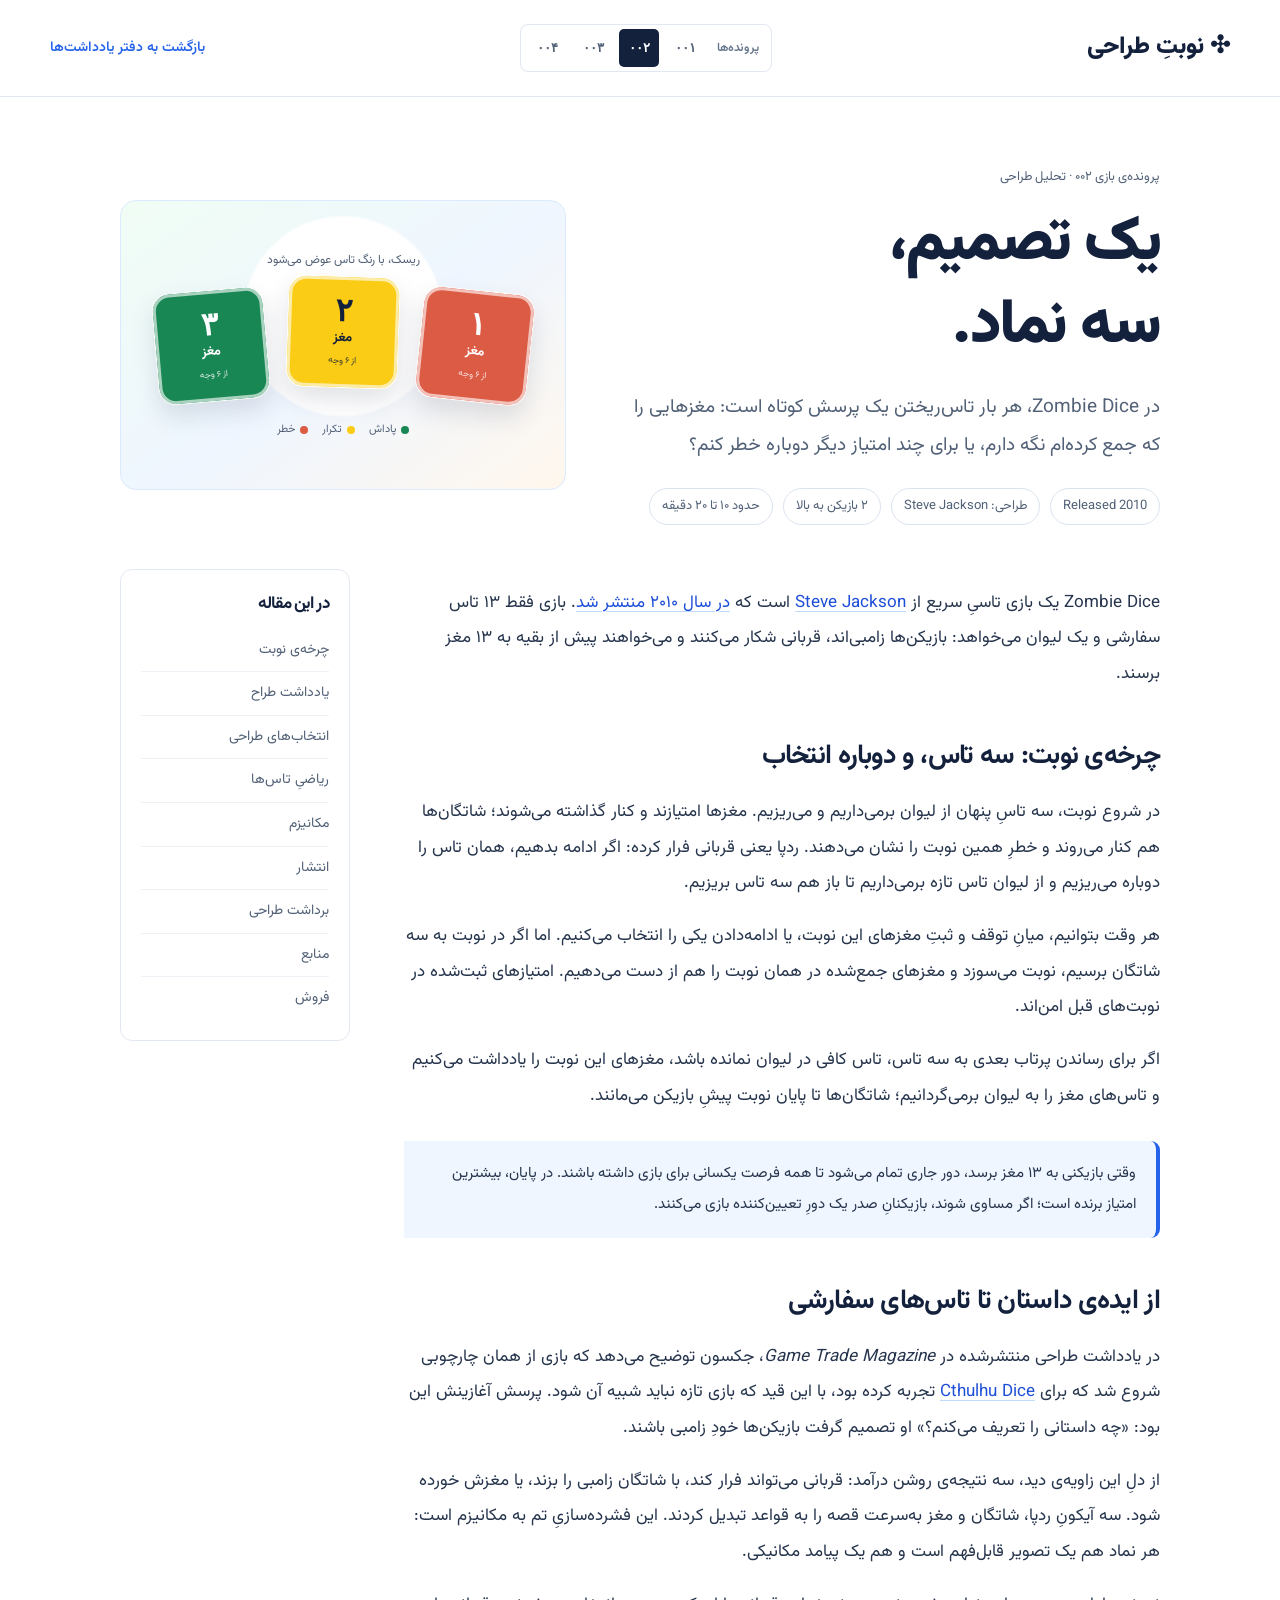
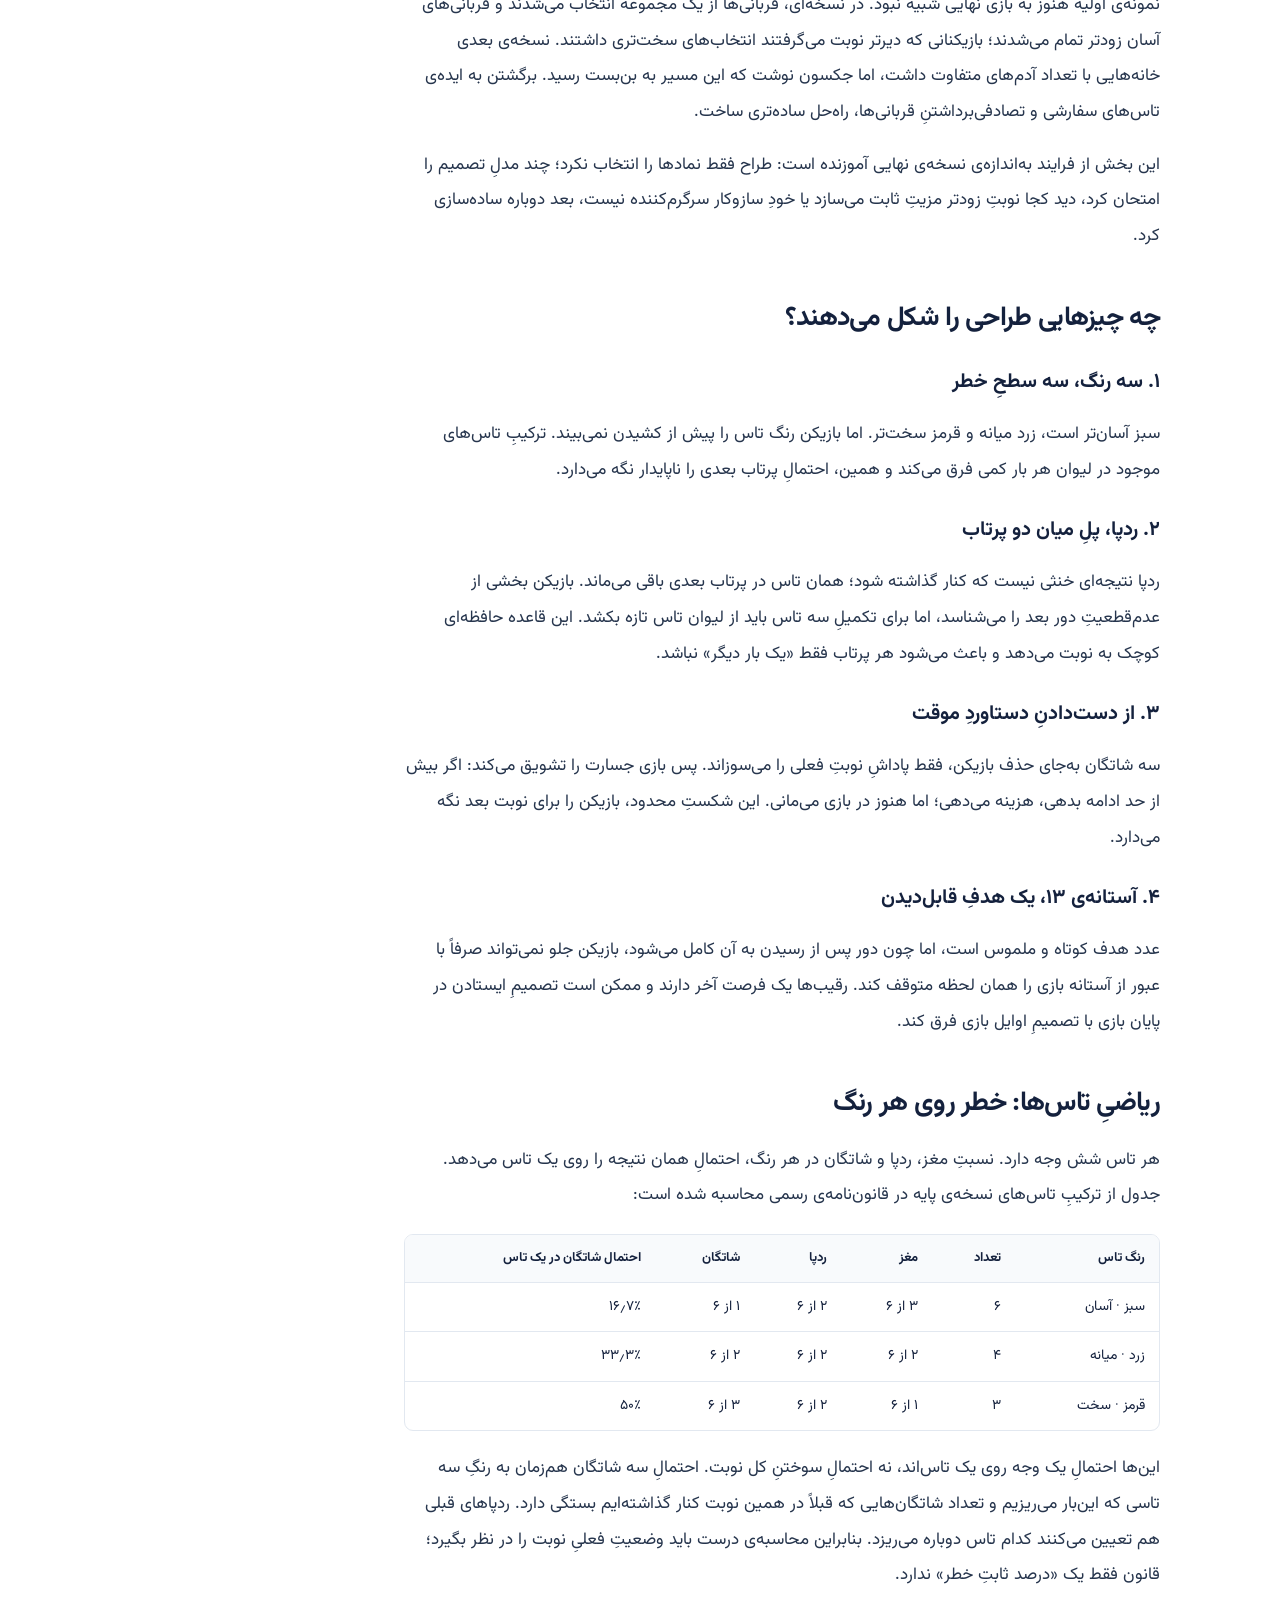
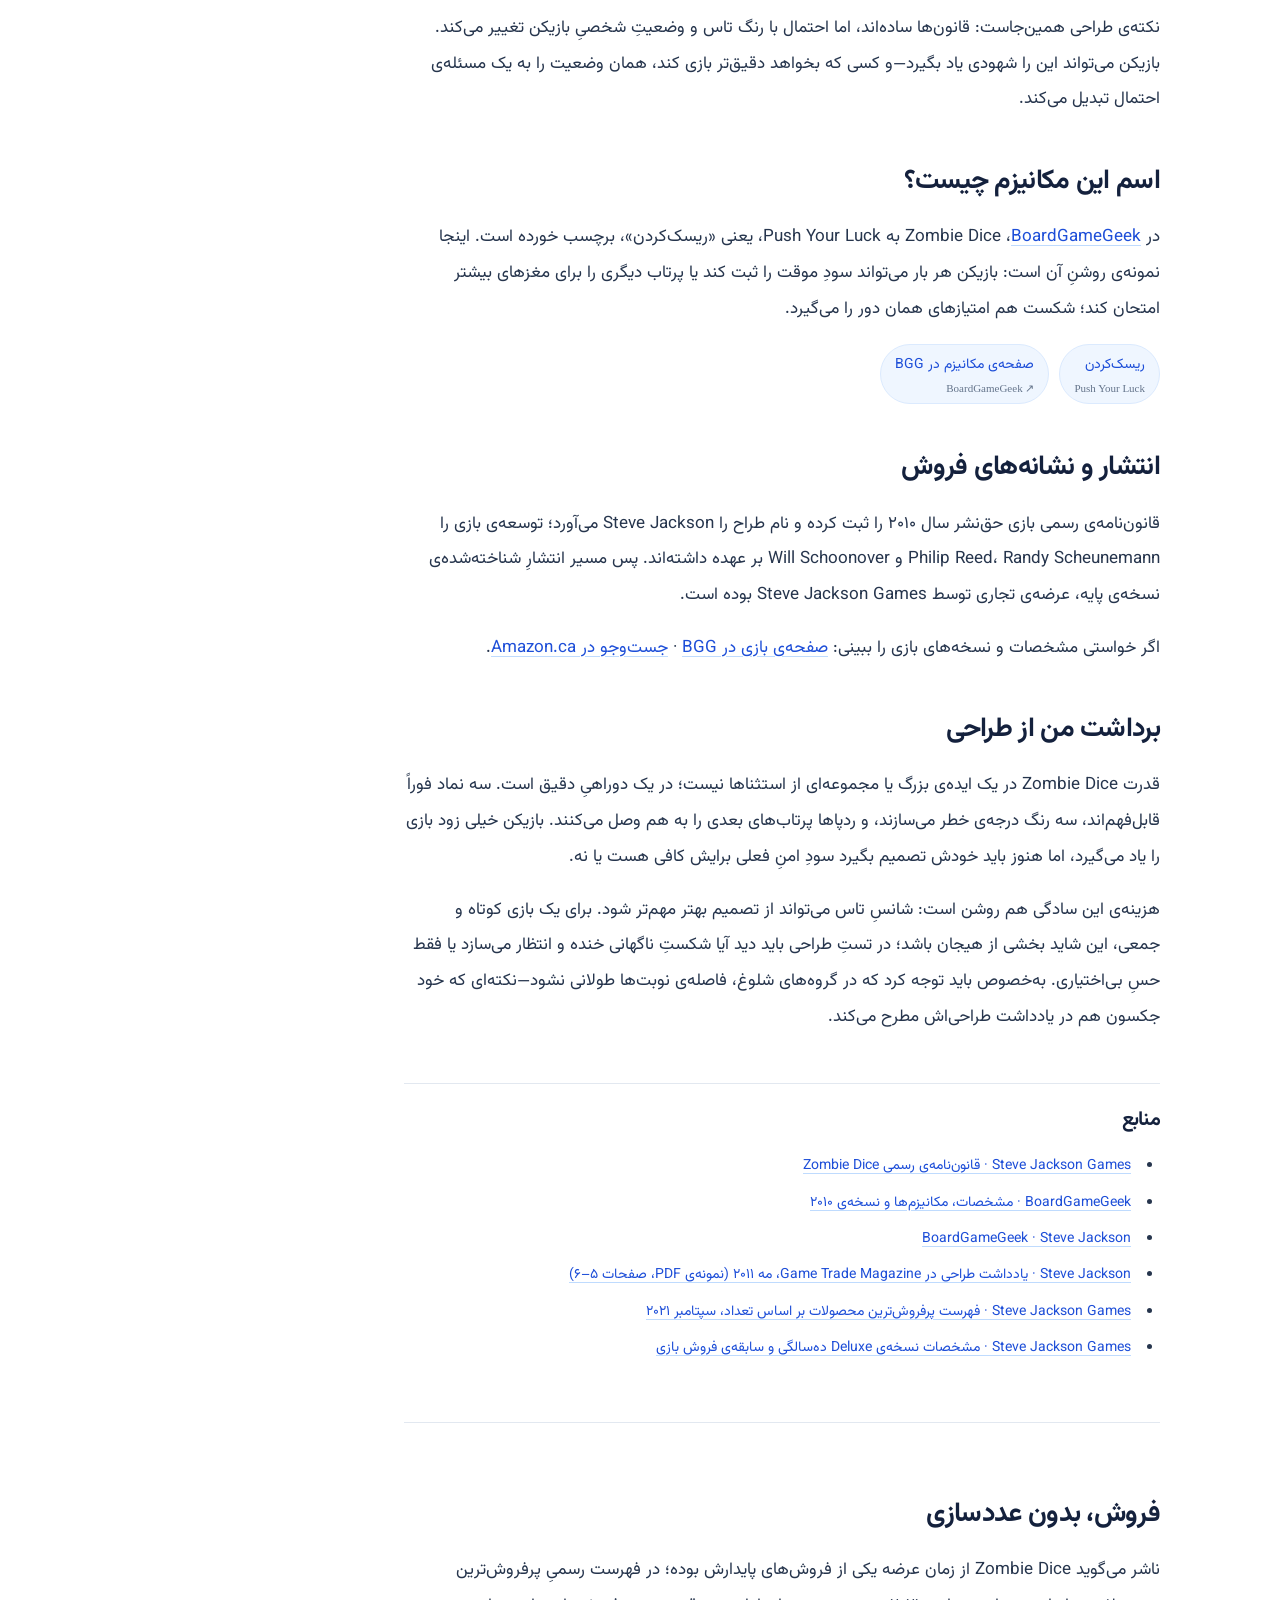
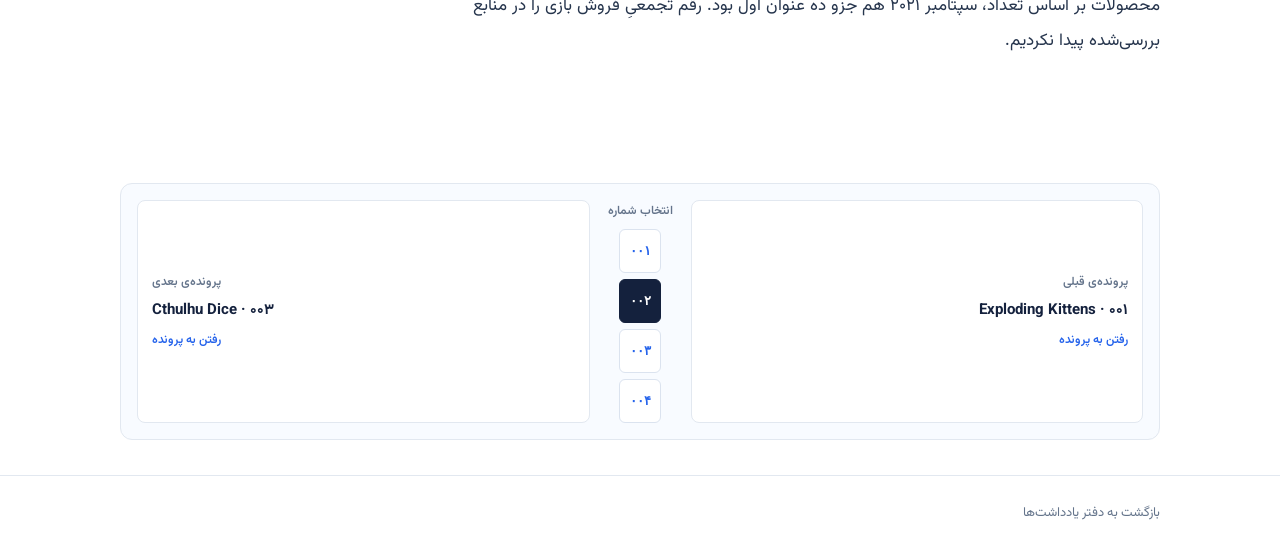
<file: games/zombie-dice.html>
<!doctype html>
<html lang="fa" dir="rtl">
<head>
  <meta charset="utf-8">
  <meta name="viewport" content="width=device-width, initial-scale=1">
  <meta name="theme-color" content="#14213d">
  <meta name="description" content="پرونده‌ی طراحی Zombie Dice: ریسک‌کردن با سه تاس، انتخاب بازیکن برای توقف یا ادامه، احتمال و مسیر ساخت بازی از زبان طراح.">
  <title>یک تصمیم، سه نماد: طراحی Zombie Dice | نوبتِ طراحی</title>
  <link rel="stylesheet" href="../styles.css">
  <link rel="stylesheet" href="../responsive.css">
  <link rel="stylesheet" href="../article.css">
</head>
<body class="article-page">
  <header class="article-header"><div class="wrap"><a class="brand" href="../index.html">✣ نوبتِ طراحی</a><nav class="case-top-picker" aria-label="انتخاب شماره‌ی پرونده"><span>پرونده‌ها</span><a href="../articles/exploding-kittens.html">۰۰۱</a><a href="zombie-dice.html" aria-current="page">۰۰۲</a><a href="cthulhu-dice.html">۰۰۳</a><a href="incan-gold.html">۰۰۴</a></nav><a class="back-home" href="../index.html#journal">بازگشت به دفتر یادداشت‌ها</a></div></header>
  <main class="article-main">
    <section class="article-hero zombie-hero">
      <div><p class="article-kicker">پرونده‌ی بازی ۰۰۲ · تحلیل طراحی</p><h1>یک تصمیم،<br>سه نماد.</h1><p class="article-deck">در <span lang="en" dir="ltr">Zombie Dice</span>، هر بار تاس‌ریختن یک پرسش کوتاه است: مغزهایی را که جمع کرده‌ام نگه دارم، یا برای چند امتیاز دیگر دوباره خطر کنم؟</p><div class="article-meta"><span lang="en" dir="ltr">Released 2010</span><span>طراحی: Steve Jackson</span><span>۲ بازیکن به بالا</span><span>حدود ۱۰ تا ۲۰ دقیقه</span></div></div>
      <div class="zombie-title-art" role="img" aria-label="تصویرسازی سه تاس سبز، زرد و قرمز با احتمال‌های متفاوت برای مغز، ردپا و شاتگان"><span class="zombie-art-kicker">ریسک، با رنگ تاس عوض می‌شود</span><div class="zombie-dice-row"><div class="z-die green-die"><b>۳</b><span>مغز</span><small>از ۶ وجه</small></div><div class="z-die yellow-die"><b>۲</b><span>مغز</span><small>از ۶ وجه</small></div><div class="z-die red-die"><b>۱</b><span>مغز</span><small>از ۶ وجه</small></div></div><div class="zombie-art-legend"><span><i class="brain-dot"></i>پاداش</span><span><i class="foot-dot"></i>تکرار</span><span><i class="shot-dot"></i>خطر</span></div></div>
    </section>
    <div class="article-layout"><article class="article-body">
      <p><span lang="en" dir="ltr">Zombie Dice</span> یک بازی تاسیِ سریع از <a href="https://boardgamegeek.com/boardgamedesigner/4/steve-jackson" target="_blank" rel="noopener noreferrer">Steve Jackson</a> است که <a href="https://boardgamegeek.com/boardgame/62871/zombie-dice" target="_blank" rel="noopener noreferrer">در سال ۲۰۱۰ منتشر شد</a>. بازی فقط ۱۳ تاس سفارشی و یک لیوان می‌خواهد: بازیکن‌ها زامبی‌اند، قربانی شکار می‌کنند و می‌خواهند پیش از بقیه به ۱۳ مغز برسند.</p>
      <h2 id="loop">چرخه‌ی نوبت: سه تاس، و دوباره انتخاب</h2>
      <p>در شروع نوبت، سه تاسِ پنهان از لیوان برمی‌داریم و می‌ریزیم. مغزها امتیازند و کنار گذاشته می‌شوند؛ شاتگان‌ها هم کنار می‌روند و خطرِ همین نوبت را نشان می‌دهند. ردپا یعنی قربانی فرار کرده: اگر ادامه بدهیم، همان تاس را دوباره می‌ریزیم و از لیوان تاس تازه برمی‌داریم تا باز هم سه تاس بریزیم.</p>
      <p>هر وقت بتوانیم، میانِ توقف و ثبتِ مغزهای این نوبت، یا ادامه‌دادن یکی را انتخاب می‌کنیم. اما اگر در نوبت به سه شاتگان برسیم، نوبت می‌سوزد و مغزهای جمع‌شده در همان نوبت را هم از دست می‌دهیم. امتیازهای ثبت‌شده در نوبت‌های قبل امن‌اند.</p>
      <p>اگر برای رساندن پرتاب بعدی به سه تاس، تاس کافی در لیوان نمانده باشد، مغزهای این نوبت را یادداشت می‌کنیم و تاس‌های مغز را به لیوان برمی‌گردانیم؛ شاتگان‌ها تا پایان نوبت پیشِ بازیکن می‌مانند.</p>
      <div class="article-note"><p>وقتی بازیکنی به ۱۳ مغز برسد، دور جاری تمام می‌شود تا همه فرصت یکسانی برای بازی داشته باشند. در پایان، بیشترین امتیاز برنده است؛ اگر مساوی شوند، بازیکنانِ صدر یک دورِ تعیین‌کننده بازی می‌کنند.</p></div>
      <h2 id="designer">از ایده‌ی داستان تا تاس‌های سفارشی</h2>
      <p>در یادداشت طراحی منتشرشده در <em>Game Trade Magazine</em>، جکسون توضیح می‌دهد که بازی از همان چارچوبی شروع شد که برای <a href="cthulhu-dice.html"><bdi lang="en">Cthulhu Dice</bdi></a> تجربه کرده بود، با این قید که بازی تازه نباید شبیه آن شود. پرسش آغازینش این بود: «چه داستانی را تعریف می‌کنم؟» او تصمیم گرفت بازیکن‌ها خودِ زامبی باشند.</p>
      <p>از دلِ این زاویه‌ی دید، سه نتیجه‌ی روشن درآمد: قربانی می‌تواند فرار کند، با شاتگان زامبی را بزند، یا مغزش خورده شود. سه آیکونِ ردپا، شاتگان و مغز به‌سرعت قصه را به قواعد تبدیل کردند. این فشرده‌سازیِ تم به مکانیزم است: هر نماد هم یک تصویر قابل‌فهم است و هم یک پیامد مکانیکی.</p>
      <p>نمونه‌ی اولیه هنوز به بازی نهایی شبیه نبود. در نسخه‌ای، قربانی‌ها از یک مجموعه انتخاب می‌شدند و قربانی‌های آسان زودتر تمام می‌شدند؛ بازیکنانی که دیرتر نوبت می‌گرفتند انتخاب‌های سخت‌تری داشتند. نسخه‌ی بعدی خانه‌هایی با تعداد آدم‌های متفاوت داشت، اما جکسون نوشت که این مسیر به بن‌بست رسید. برگشتن به ایده‌ی تاس‌های سفارشی و تصادفی‌برداشتنِ قربانی‌ها، راه‌حل ساده‌تری ساخت.</p>
      <p>این بخش از فرایند به‌اندازه‌ی نسخه‌ی نهایی آموزنده است: طراح فقط نمادها را انتخاب نکرد؛ چند مدلِ تصمیم را امتحان کرد، دید کجا نوبتِ زودتر مزیتِ ثابت می‌سازد یا خودِ سازوکار سرگرم‌کننده نیست، بعد دوباره ساده‌سازی کرد.</p>
      <h2 id="parameters">چه چیزهایی طراحی را شکل می‌دهند؟</h2>
      <h3>۱. سه رنگ، سه سطحِ خطر</h3><p>سبز آسان‌تر است، زرد میانه و قرمز سخت‌تر. اما بازیکن رنگ تاس را پیش از کشیدن نمی‌بیند. ترکیبِ تاس‌های موجود در لیوان هر بار کمی فرق می‌کند و همین، احتمالِ پرتاب بعدی را ناپایدار نگه می‌دارد.</p>
      <h3>۲. ردپا، پلِ میان دو پرتاب</h3><p>ردپا نتیجه‌ای خنثی نیست که کنار گذاشته شود؛ همان تاس در پرتاب بعدی باقی می‌ماند. بازیکن بخشی از عدم‌قطعیتِ دور بعد را می‌شناسد، اما برای تکمیلِ سه تاس باید از لیوان تاس تازه بکشد. این قاعده حافظه‌ای کوچک به نوبت می‌دهد و باعث می‌شود هر پرتاب فقط «یک بار دیگر» نباشد.</p>
      <h3>۳. از دست‌دادنِ دستاوردِ موقت</h3><p>سه شاتگان به‌جای حذف بازیکن، فقط پاداشِ نوبتِ فعلی را می‌سوزاند. پس بازی جسارت را تشویق می‌کند: اگر بیش از حد ادامه بدهی، هزینه می‌دهی؛ اما هنوز در بازی می‌مانی. این شکستِ محدود، بازیکن را برای نوبت بعد نگه می‌دارد.</p>
      <h3>۴. آستانه‌ی ۱۳، یک هدفِ قابل‌دیدن</h3><p>عدد هدف کوتاه و ملموس است، اما چون دور پس از رسیدن به آن کامل می‌شود، بازیکن جلو نمی‌تواند صرفاً با عبور از آستانه بازی را همان لحظه متوقف کند. رقیب‌ها یک فرصت آخر دارند و ممکن است تصمیمِ ایستادن در پایان بازی با تصمیمِ اوایل بازی فرق کند.</p>
      <h2 id="math">ریاضیِ تاس‌ها: خطر روی هر رنگ</h2>
      <p>هر تاس شش وجه دارد. نسبتِ مغز، ردپا و شاتگان در هر رنگ، احتمالِ همان نتیجه را روی یک تاس می‌دهد. جدول از ترکیبِ تاس‌های نسخه‌ی پایه در قانون‌نامه‌ی رسمی محاسبه شده است:</p>
      <div class="analysis-table-wrap" role="region" aria-label="ترکیب وجه‌های تاس Zombie Dice" tabindex="0"><table class="analysis-table"><thead><tr><th>رنگ تاس</th><th>تعداد</th><th>مغز</th><th>ردپا</th><th>شاتگان</th><th>احتمال شاتگان در یک تاس</th></tr></thead><tbody><tr><td>سبز · آسان</td><td>۶</td><td>۳ از ۶</td><td>۲ از ۶</td><td>۱ از ۶</td><td>۱۶٫۷٪</td></tr><tr><td>زرد · میانه</td><td>۴</td><td>۲ از ۶</td><td>۲ از ۶</td><td>۲ از ۶</td><td>۳۳٫۳٪</td></tr><tr><td>قرمز · سخت</td><td>۳</td><td>۱ از ۶</td><td>۲ از ۶</td><td>۳ از ۶</td><td>۵۰٪</td></tr></tbody></table></div>
      <p>این‌ها احتمالِ یک وجه روی یک تاس‌اند، نه احتمالِ سوختنِ کل نوبت. احتمالِ سه شاتگان هم‌زمان به رنگِ سه تاسی که این‌بار می‌ریزیم و تعداد شاتگان‌هایی که قبلاً در همین نوبت کنار گذاشته‌ایم بستگی دارد. ردپاهای قبلی هم تعیین می‌کنند کدام تاس دوباره می‌ریزد. بنابراین محاسبه‌ی درست باید وضعیتِ فعلیِ نوبت را در نظر بگیرد؛ قانون فقط یک «درصد ثابتِ خطر» ندارد.</p>
      <p>نکته‌ی طراحی همین‌جاست: قانون‌ها ساده‌اند، اما احتمال با رنگ تاس و وضعیتِ شخصیِ بازیکن تغییر می‌کند. بازیکن می‌تواند این را شهودی یاد بگیرد—و کسی که بخواهد دقیق‌تر بازی کند، همان وضعیت را به یک مسئله‌ی احتمال تبدیل می‌کند.</p>
      <h2 id="mechanism">اسم این مکانیزم چیست؟</h2>
      <p>در <a href="../mechanisms/push-your-luck.html">BoardGameGeek</a>، <span lang="en" dir="ltr">Zombie Dice</span> به <span lang="en" dir="ltr">Push Your Luck</span>، یعنی «ریسک‌کردن»، برچسب خورده است. اینجا نمونه‌ی روشنِ آن است: بازیکن هر بار می‌تواند سودِ موقت را ثبت کند یا پرتاب دیگری را برای مغزهای بیشتر امتحان کند؛ شکست هم امتیازهای همان دور را می‌گیرد.</p>
      <div class="mechanism-callout"><a href="../mechanisms/push-your-luck.html"><span>ریسک‌کردن</span><small lang="en" dir="ltr">Push Your Luck</small></a><a href="https://boardgamegeek.com/boardgamemechanic/2661/push-your-luck" target="_blank" rel="noopener noreferrer"><span>صفحه‌ی مکانیزم در BGG</span><small lang="en" dir="ltr">BoardGameGeek ↗</small></a></div>
      <h2 id="market">انتشار و نشانه‌های فروش</h2>
      <p>قانون‌نامه‌ی رسمی بازی حق‌نشر سال ۲۰۱۰ را ثبت کرده و نام طراح را Steve Jackson می‌آورد؛ توسعه‌ی بازی را Philip Reed، Randy Scheunemann و Will Schoonover بر عهده داشته‌اند. پس مسیر انتشارِ شناخته‌شده‌ی نسخه‌ی پایه، عرضه‌ی تجاری توسط Steve Jackson Games بوده است.</p>
      <p>اگر خواستی مشخصات و نسخه‌های بازی را ببینی: <a href="https://boardgamegeek.com/boardgame/62871/zombie-dice" target="_blank" rel="noopener noreferrer">صفحه‌ی بازی در BGG</a> · <a href="https://www.amazon.ca/s?k=Zombie+Dice+Steve+Jackson+Games" target="_blank" rel="noopener noreferrer">جست‌وجو در Amazon.ca</a>.</p>
      <h2 id="takeaway">برداشت من از طراحی</h2>
      <p>قدرت <span lang="en" dir="ltr">Zombie Dice</span> در یک ایده‌ی بزرگ یا مجموعه‌ای از استثناها نیست؛ در یک دوراهیِ دقیق است. سه نماد فوراً قابل‌فهم‌اند، سه رنگ درجه‌ی خطر می‌سازند، و ردپاها پرتاب‌های بعدی را به هم وصل می‌کنند. بازیکن خیلی زود بازی را یاد می‌گیرد، اما هنوز باید خودش تصمیم بگیرد سودِ امنِ فعلی برایش کافی هست یا نه.</p>
      <p>هزینه‌ی این سادگی هم روشن است: شانسِ تاس می‌تواند از تصمیم بهتر مهم‌تر شود. برای یک بازی کوتاه و جمعی، این شاید بخشی از هیجان باشد؛ در تستِ طراحی باید دید آیا شکستِ ناگهانی خنده و انتظار می‌سازد یا فقط حسِ بی‌اختیاری. به‌خصوص باید توجه کرد که در گروه‌های شلوغ، فاصله‌ی نوبت‌ها طولانی نشود—نکته‌ای که خود جکسون هم در یادداشت طراحی‌اش مطرح می‌کند.</p>
      <section class="article-sources" id="sources"><h2>منابع</h2><ul><li><a href="https://www.sjgames.com/dice/zombiedice/img/ZDRules_English.pdf" target="_blank" rel="noopener noreferrer">Steve Jackson Games · قانون‌نامه‌ی رسمی Zombie Dice</a></li><li><a href="https://boardgamegeek.com/boardgame/62871/zombie-dice" target="_blank" rel="noopener noreferrer">BoardGameGeek · مشخصات، مکانیزم‌ها و نسخه‌ی ۲۰۱۰</a></li><li><a href="https://boardgamegeek.com/boardgamedesigner/4/steve-jackson" target="_blank" rel="noopener noreferrer">BoardGameGeek · Steve Jackson</a></li><li><a href="https://d1vzi28wh99zvq.cloudfront.net/pdf_previews/147157-sample.pdf" target="_blank" rel="noopener noreferrer">Steve Jackson · یادداشت طراحی در Game Trade Magazine، مه ۲۰۱۱ (نمونه‌ی PDF، صفحات ۵–۶)</a></li><li><a href="https://secure.sjgames.com/ill/archive/October_24_2021/September_2021_Top_Sellers_By_Quantity_Sold" target="_blank" rel="noopener noreferrer">Steve Jackson Games · فهرست پرفروش‌ترین محصولات بر اساس تعداد، سپتامبر ۲۰۲۱</a></li><li><a href="https://www.sjgames.com/general/retail/sellsheets/product/375/sellsheet_hi_pdf.pdf" target="_blank" rel="noopener noreferrer">Steve Jackson Games · مشخصات نسخه‌ی Deluxe ده‌سالگی و سابقه‌ی فروش بازی</a></li></ul></section>
      <section class="sales-final" id="sales"><h2>فروش، بدون عددسازی</h2><p>ناشر می‌گوید <span lang="en" dir="ltr">Zombie Dice</span> از زمان عرضه یکی از فروش‌های پایدارش بوده؛ در فهرست رسمیِ پرفروش‌ترین محصولات بر اساس تعداد، سپتامبر ۲۰۲۱ هم جزو ده عنوان اول بود. رقم تجمعیِ فروش بازی را در منابع بررسی‌شده پیدا نکردیم.</p></section>
    </article><aside class="article-aside"><h2>در این مقاله</h2><a href="#loop">چرخه‌ی نوبت</a><a href="#designer">یادداشت طراح</a><a href="#parameters">انتخاب‌های طراحی</a><a href="#math">ریاضیِ تاس‌ها</a><a href="#mechanism">مکانیزم</a><a href="#market">انتشار</a><a href="#takeaway">برداشت طراحی</a><a href="#sources">منابع</a><a href="#sales">فروش</a></aside></div>
    <nav class="case-pagination" aria-label="گشت‌وگذار میان پرونده‌ها">
      <a class="case-pagination-control" href="../articles/exploding-kittens.html"><small>پرونده‌ی قبلی</small><strong>۰۰۱ · Exploding Kittens</strong><span>رفتن به پرونده</span></a>
      <div class="case-pagination-select"><span>انتخاب شماره</span><a href="../articles/exploding-kittens.html">۰۰۱</a><a href="zombie-dice.html" aria-current="page">۰۰۲</a><a href="cthulhu-dice.html">۰۰۳</a><a href="incan-gold.html">۰۰۴</a></div>
      <a class="case-pagination-control" href="cthulhu-dice.html"><small>پرونده‌ی بعدی</small><strong>۰۰۳ · Cthulhu Dice</strong><span>رفتن به پرونده</span></a>
    </nav>
  </main>
  <footer class="site-footer"><div class="article-main"><a href="../index.html#journal">بازگشت به دفتر یادداشت‌ها</a></div></footer>
</body></html>
</file>
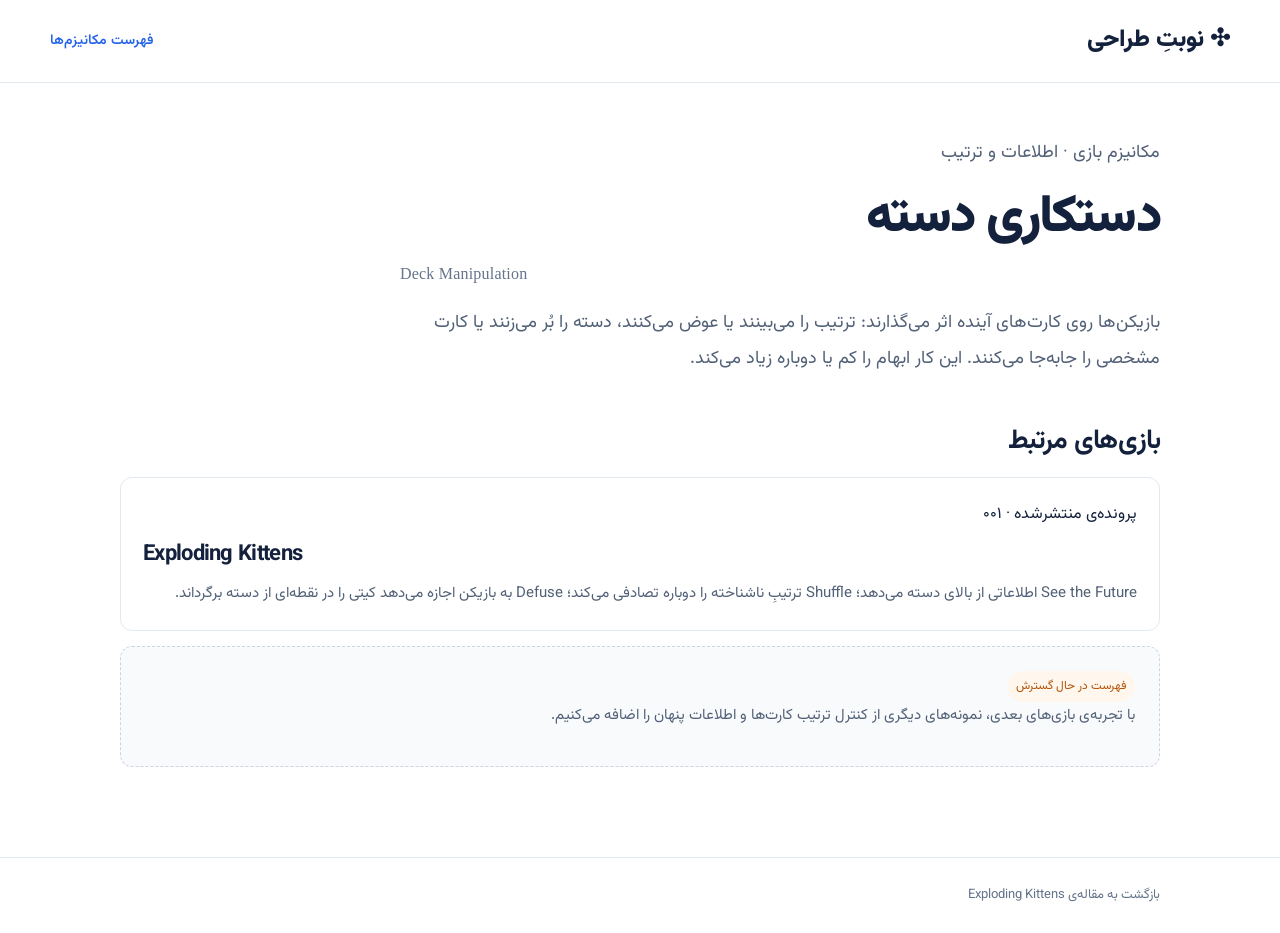
<file: mechanisms/deck-manipulation.html>
<!doctype html><html lang="fa" dir="rtl"><head><meta charset="utf-8"><meta name="viewport" content="width=device-width, initial-scale=1"><title>دستکاری دسته | مکانیزم‌ها | نوبتِ طراحی</title><link rel="stylesheet" href="../styles.css"><link rel="stylesheet" href="../responsive.css"><link rel="stylesheet" href="../article.css"></head><body class="article-page"><header class="article-header"><div class="wrap"><a class="brand" href="../index.html">✣ نوبتِ طراحی</a><a class="back-home" href="../resources.html#mechanisms">فهرست مکانیزم‌ها</a></div></header><main class="article-main"><section class="mechanism-head"><p class="article-kicker">مکانیزم بازی · اطلاعات و ترتیب</p><h1>دستکاری دسته</h1><p class="mechanism-english" lang="en" dir="ltr">Deck Manipulation</p><p>بازیکن‌ها روی کارت‌های آینده اثر می‌گذارند: ترتیب را می‌بینند یا عوض می‌کنند، دسته را بُر می‌زنند یا کارت مشخصی را جابه‌جا می‌کنند. این کار ابهام را کم یا دوباره زیاد می‌کند.</p></section><section class="mechanism-list"><h2>بازی‌های مرتبط</h2><a class="index-card" href="../articles/exploding-kittens.html"><span>پرونده‌ی منتشرشده · ۰۰۱</span><h2 lang="en" dir="ltr">Exploding Kittens</h2><p>See the Future اطلاعاتی از بالای دسته می‌دهد؛ Shuffle ترتیبِ ناشناخته را دوباره تصادفی می‌کند؛ Defuse به بازیکن اجازه می‌دهد کیتی را در نقطه‌ای از دسته برگرداند.</p></a><div class="game-placeholder"><span class="coming-label">فهرست در حال گسترش</span><p>با تجربه‌ی بازی‌های بعدی، نمونه‌های دیگری از کنترل ترتیب کارت‌ها و اطلاعات پنهان را اضافه می‌کنیم.</p></div></section></main><footer class="site-footer"><div class="article-main"><a href="../articles/exploding-kittens.html">بازگشت به مقاله‌ی Exploding Kittens</a></div></footer></body></html>
</file>
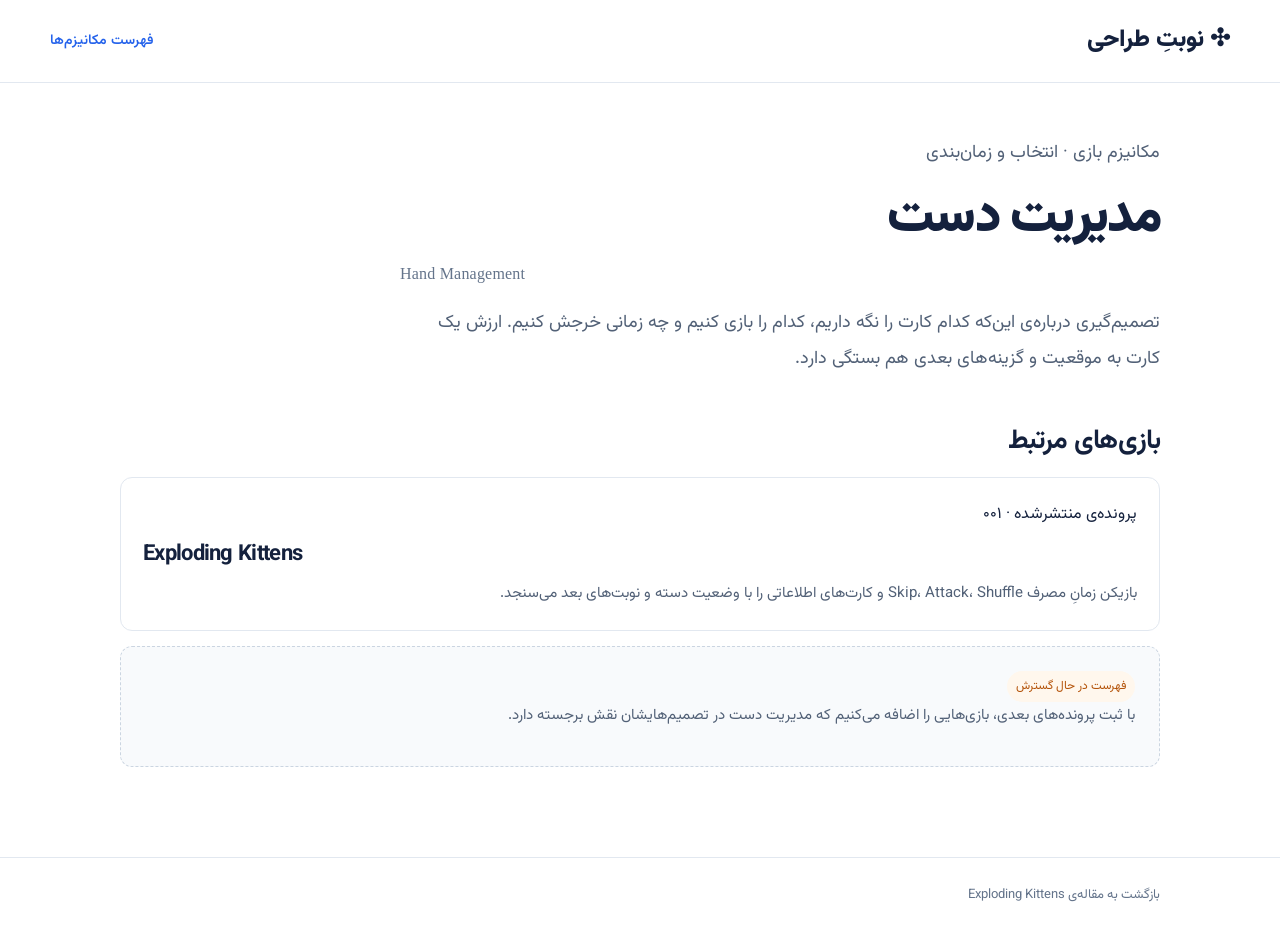
<file: mechanisms/hand-management.html>
<!doctype html><html lang="fa" dir="rtl"><head><meta charset="utf-8"><meta name="viewport" content="width=device-width, initial-scale=1"><title>مدیریت دست | مکانیزم‌ها | نوبتِ طراحی</title><link rel="stylesheet" href="../styles.css"><link rel="stylesheet" href="../responsive.css"><link rel="stylesheet" href="../article.css"></head><body class="article-page"><header class="article-header"><div class="wrap"><a class="brand" href="../index.html">✣ نوبتِ طراحی</a><a class="back-home" href="../resources.html#mechanisms">فهرست مکانیزم‌ها</a></div></header><main class="article-main"><section class="mechanism-head"><p class="article-kicker">مکانیزم بازی · انتخاب و زمان‌بندی</p><h1>مدیریت دست</h1><p class="mechanism-english" lang="en" dir="ltr">Hand Management</p><p>تصمیم‌گیری درباره‌ی این‌که کدام کارت را نگه داریم، کدام را بازی کنیم و چه زمانی خرجش کنیم. ارزش یک کارت به موقعیت و گزینه‌های بعدی هم بستگی دارد.</p></section><section class="mechanism-list"><h2>بازی‌های مرتبط</h2><a class="index-card" href="../articles/exploding-kittens.html"><span>پرونده‌ی منتشرشده · ۰۰۱</span><h2 lang="en" dir="ltr">Exploding Kittens</h2><p>بازیکن زمانِ مصرف Skip، Attack، Shuffle و کارت‌های اطلاعاتی را با وضعیت دسته و نوبت‌های بعد می‌سنجد.</p></a><div class="game-placeholder"><span class="coming-label">فهرست در حال گسترش</span><p>با ثبت پرونده‌های بعدی، بازی‌هایی را اضافه می‌کنیم که مدیریت دست در تصمیم‌هایشان نقش برجسته دارد.</p></div></section></main><footer class="site-footer"><div class="article-main"><a href="../articles/exploding-kittens.html">بازگشت به مقاله‌ی Exploding Kittens</a></div></footer></body></html>
</file>
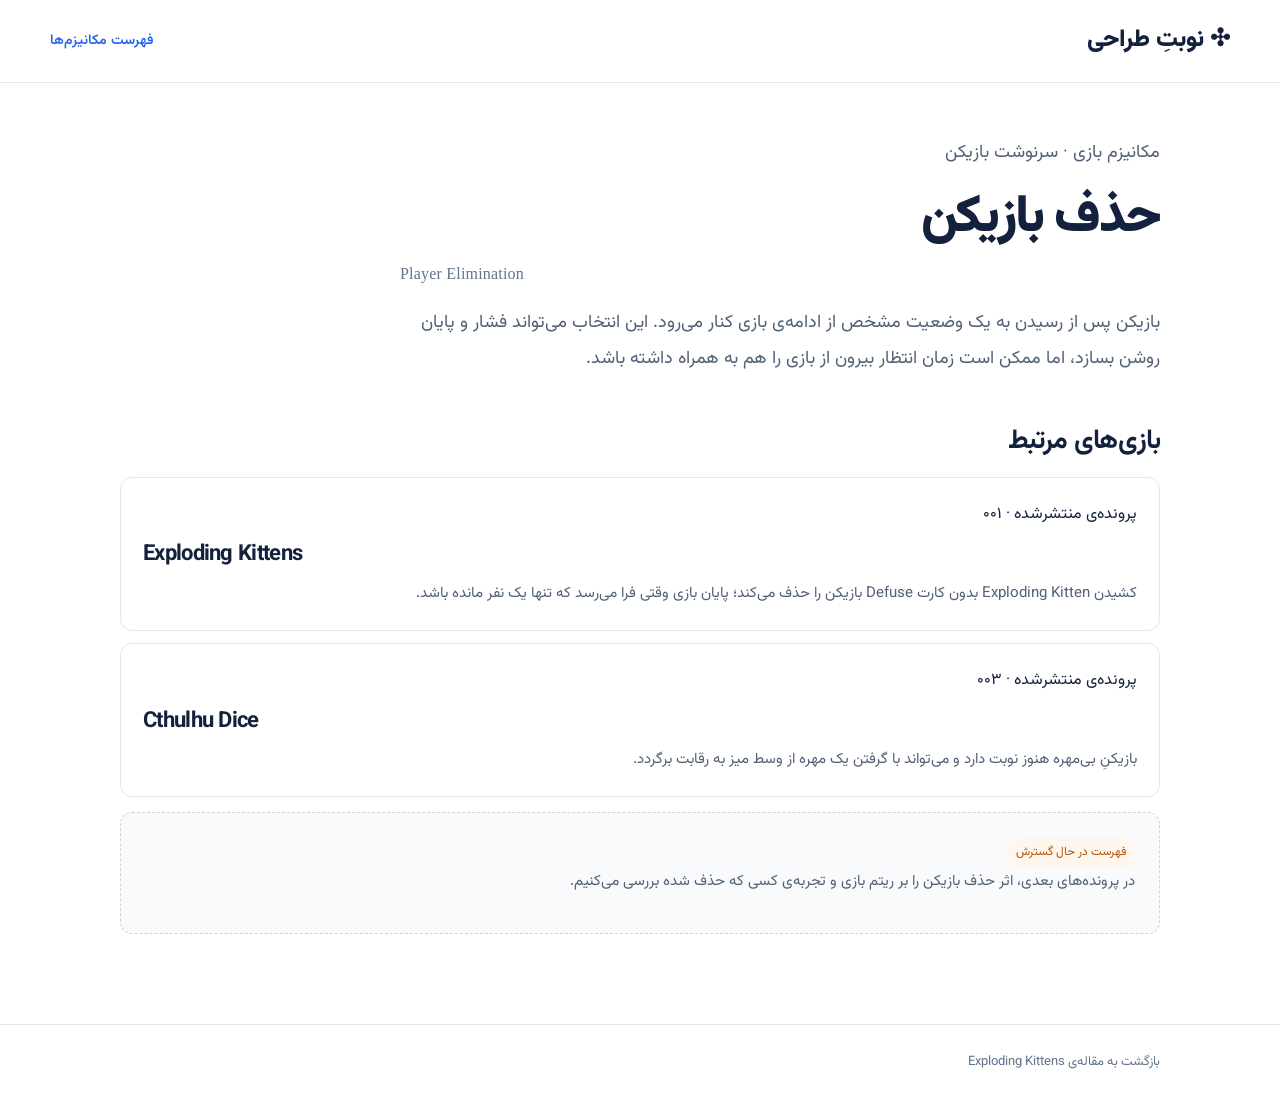
<file: mechanisms/player-elimination.html>
<!doctype html><html lang="fa" dir="rtl"><head><meta charset="utf-8"><meta name="viewport" content="width=device-width, initial-scale=1"><title>حذف بازیکن | مکانیزم‌ها | نوبتِ طراحی</title><link rel="stylesheet" href="../styles.css"><link rel="stylesheet" href="../responsive.css"><link rel="stylesheet" href="../article.css"></head><body class="article-page"><header class="article-header"><div class="wrap"><a class="brand" href="../index.html">✣ نوبتِ طراحی</a><a class="back-home" href="../resources.html#mechanisms">فهرست مکانیزم‌ها</a></div></header><main class="article-main"><section class="mechanism-head"><p class="article-kicker">مکانیزم بازی · سرنوشت بازیکن</p><h1>حذف بازیکن</h1><p class="mechanism-english" lang="en" dir="ltr">Player Elimination</p><p>بازیکن پس از رسیدن به یک وضعیت مشخص از ادامه‌ی بازی کنار می‌رود. این انتخاب می‌تواند فشار و پایان روشن بسازد، اما ممکن است زمان انتظار بیرون از بازی را هم به همراه داشته باشد.</p></section><section class="mechanism-list"><h2>بازی‌های مرتبط</h2><a class="index-card" href="../articles/exploding-kittens.html"><span>پرونده‌ی منتشرشده · ۰۰۱</span><h2 lang="en" dir="ltr">Exploding Kittens</h2><p>کشیدن Exploding Kitten بدون کارت Defuse بازیکن را حذف می‌کند؛ پایان بازی وقتی فرا می‌رسد که تنها یک نفر مانده باشد.</p></a><a class="index-card" href="../games/cthulhu-dice.html"><span>پرونده‌ی منتشرشده · ۰۰۳</span><h2 lang="en" dir="ltr">Cthulhu Dice</h2><p>بازیکنِ بی‌مهره هنوز نوبت دارد و می‌تواند با گرفتن یک مهره از وسط میز به رقابت برگردد.</p></a><div class="game-placeholder"><span class="coming-label">فهرست در حال گسترش</span><p>در پرونده‌های بعدی، اثر حذف بازیکن را بر ریتم بازی و تجربه‌ی کسی که حذف شده بررسی می‌کنیم.</p></div></section></main><footer class="site-footer"><div class="article-main"><a href="../articles/exploding-kittens.html">بازگشت به مقاله‌ی Exploding Kittens</a></div></footer></body></html>
</file>
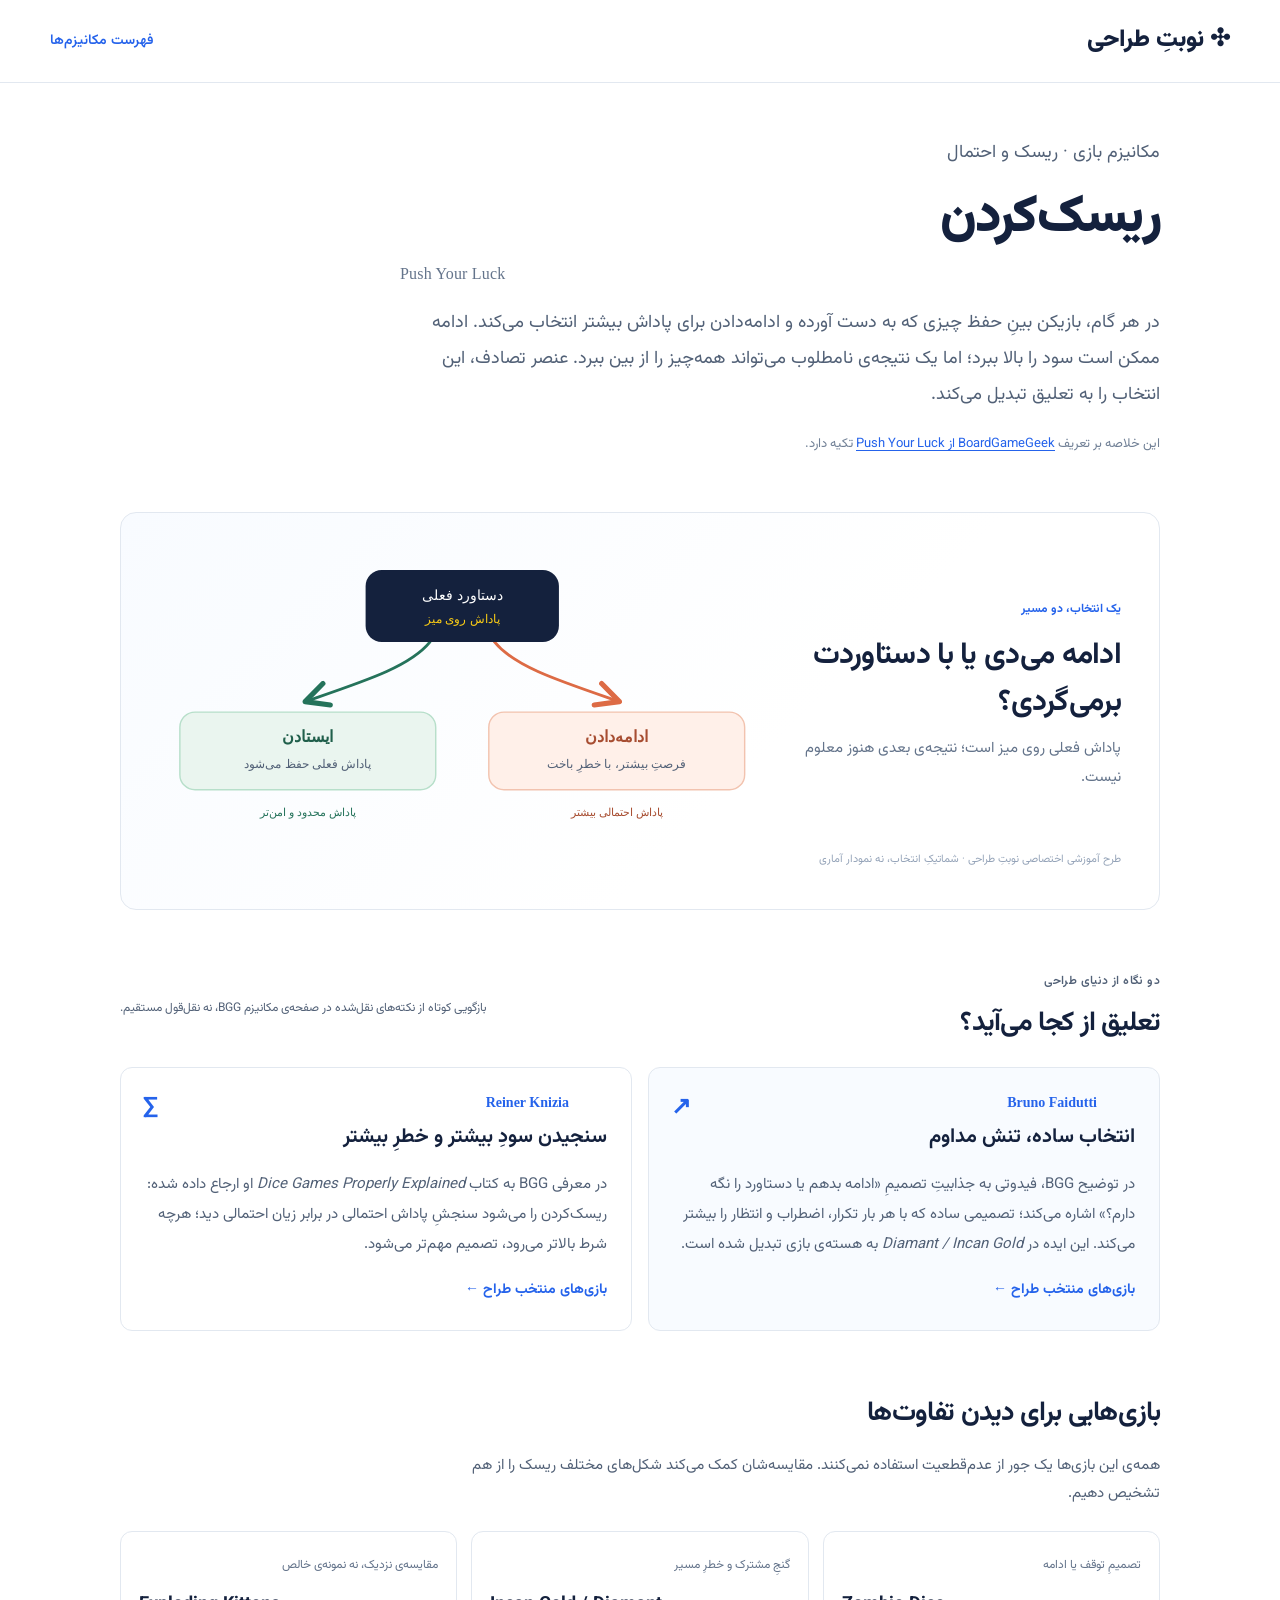
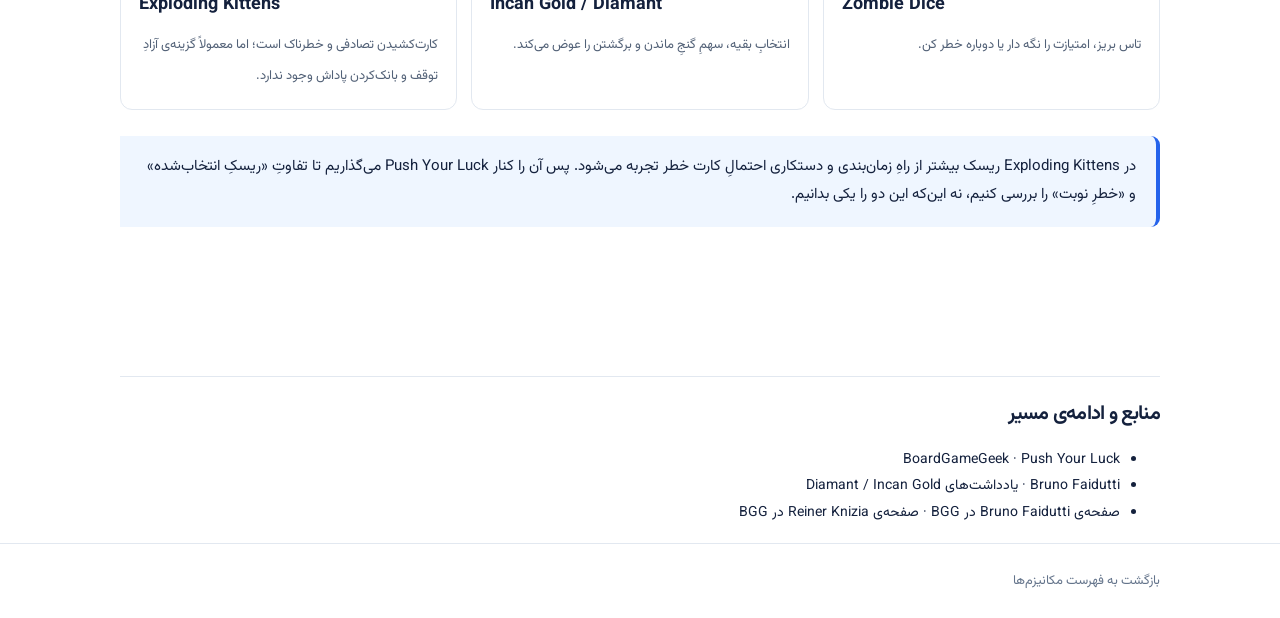
<file: mechanisms/push-your-luck.html>
<!doctype html>
<html lang="fa" dir="rtl">
<head>
  <meta charset="utf-8">
  <meta name="viewport" content="width=device-width, initial-scale=1">
  <meta name="description" content="ریسک‌کردن یا Push Your Luck چیست؟ نگاهی کوتاه به تصمیم ادامه‌دادن یا ایستادن، همراه با نمونه‌های بازی و نگاه دو طراح.">
  <title>ریسک‌کردن (Push Your Luck) | نوبتِ طراحی</title>
  <link rel="stylesheet" href="../styles.css">
  <link rel="stylesheet" href="../responsive.css">
  <link rel="stylesheet" href="../article.css">
</head>
<body class="article-page">
  <header class="article-header"><div class="wrap"><a class="brand" href="../index.html">✣ نوبتِ طراحی</a><a class="back-home" href="../resources.html#mechanisms">فهرست مکانیزم‌ها</a></div></header>
  <main class="article-main">
    <section class="mechanism-head">
      <p class="article-kicker">مکانیزم بازی · ریسک و احتمال</p>
      <h1>ریسک‌کردن</h1>
      <p class="mechanism-english" lang="en" dir="ltr">Push Your Luck</p>
      <p>در هر گام، بازیکن بینِ حفظ چیزی که به دست آورده و ادامه‌دادن برای پاداش بیشتر انتخاب می‌کند. ادامه ممکن است سود را بالا ببرد؛ اما یک نتیجه‌ی نامطلوب می‌تواند همه‌چیز را از بین ببرد. عنصر تصادف، این انتخاب را به تعلیق تبدیل می‌کند.</p>
      <p class="mechanism-source">این خلاصه بر تعریف <a href="https://boardgamegeek.com/boardgamemechanic/2661/push-your-luck" target="_blank" rel="noopener noreferrer">BoardGameGeek از Push Your Luck</a> تکیه دارد.</p>
    </section>

    <section class="push-visual" aria-labelledby="push-visual-title">
      <div class="push-visual-copy"><span class="push-visual-label">یک انتخاب، دو مسیر</span><h2 id="push-visual-title">ادامه می‌دی یا با دستاوردت برمی‌گردی؟</h2><p>پاداش فعلی روی میز است؛ نتیجه‌ی بعدی هنوز معلوم نیست.</p></div>
      <svg class="push-diagram" viewBox="0 0 640 300" role="img" aria-labelledby="push-svg-title push-svg-desc" direction="ltr">
        <title id="push-svg-title">نمودار تصمیم در مکانیزم ریسک‌کردن</title>
        <desc id="push-svg-desc">از پاداش فعلی، بازیکن می‌تواند آن را نگه دارد و متوقف شود یا برای پاداش بیشتر ادامه دهد و خطر از دست‌دادن را بپذیرد.</desc>
        <defs><marker id="arrow-stop" markerWidth="10" markerHeight="10" refX="8" refY="5" orient="auto"><path d="M1 1L9 5L1 9" fill="none" stroke="#25735b" stroke-width="1.8" stroke-linecap="round" stroke-linejoin="round"/></marker><marker id="arrow-risk" markerWidth="10" markerHeight="10" refX="8" refY="5" orient="auto"><path d="M1 1L9 5L1 9" fill="none" stroke="#dd6b45" stroke-width="1.8" stroke-linecap="round" stroke-linejoin="round"/></marker></defs>
        <path d="M286 96C265 122 218 137 157 158" fill="none" stroke="#25735b" stroke-width="3" stroke-linecap="round" marker-end="url(#arrow-stop)"/><path d="M354 96C375 122 422 137 483 158" fill="none" stroke="#dd6b45" stroke-width="3" stroke-linecap="round" marker-end="url(#arrow-risk)"/>
        <rect x="218" y="20" width="204" height="76" rx="17" fill="#14213d"/><text x="320" y="52" text-anchor="middle" fill="#fff" font-size="15" font-family="sans-serif">دستاورد فعلی</text><text x="320" y="76" text-anchor="middle" fill="#facc15" font-size="13" font-family="sans-serif">پاداش روی میز</text>
        <rect x="22" y="170" width="270" height="82" rx="16" fill="#eaf5ef" stroke="#b7dfca" stroke-width="1.5"/><text x="157" y="202" text-anchor="middle" fill="#205f4b" font-size="17" font-weight="700" font-family="sans-serif">ایستادن</text><text x="157" y="229" text-anchor="middle" fill="#526177" font-size="13" font-family="sans-serif">پاداش فعلی حفظ می‌شود</text>
        <rect x="348" y="170" width="270" height="82" rx="16" fill="#fff0e9" stroke="#f2c3af" stroke-width="1.5"/><text x="483" y="202" text-anchor="middle" fill="#a74d31" font-size="17" font-weight="700" font-family="sans-serif">ادامه‌دادن</text><text x="483" y="229" text-anchor="middle" fill="#526177" font-size="13" font-family="sans-serif">فرصتِ بیشتر، با خطرِ باخت</text>
        <text x="157" y="280" text-anchor="middle" fill="#25735b" font-size="12" font-family="sans-serif">پاداش محدود و امن‌تر</text><text x="483" y="280" text-anchor="middle" fill="#a74d31" font-size="12" font-family="sans-serif">پاداش احتمالی بیشتر</text>
      </svg>
      <svg class="push-diagram-mobile" viewBox="0 0 360 285" role="img" aria-labelledby="push-mobile-svg-title push-mobile-svg-desc" direction="ltr">
        <title id="push-mobile-svg-title">دو انتخاب در مکانیزم ریسک‌کردن</title>
        <desc id="push-mobile-svg-desc">از پاداش فعلی، بازیکن می‌تواند بایستد و آن را حفظ کند یا ادامه دهد و خطر کند.</desc>
        <defs><marker id="mobile-arrow-stop" markerWidth="9" markerHeight="9" refX="7" refY="4.5" orient="auto"><path d="M0 0L8 4.5L0 9" fill="none" stroke="#25735b" stroke-width="1.7"/></marker><marker id="mobile-arrow-risk" markerWidth="9" markerHeight="9" refX="7" refY="4.5" orient="auto"><path d="M0 0L8 4.5L0 9" fill="none" stroke="#dd6b45" stroke-width="1.7"/></marker></defs>
        <path d="M145 84C120 108 96 118 91 142" fill="none" stroke="#25735b" stroke-width="2.5" stroke-linecap="round" marker-end="url(#mobile-arrow-stop)"/><path d="M215 84C240 108 264 118 269 142" fill="none" stroke="#dd6b45" stroke-width="2.5" stroke-linecap="round" marker-end="url(#mobile-arrow-risk)"/>
        <rect x="55" y="16" width="250" height="68" rx="15" fill="#14213d"/><text x="180" y="44" text-anchor="middle" fill="#fff" font-size="14" font-family="sans-serif">دستاورد فعلی</text><text x="180" y="66" text-anchor="middle" fill="#facc15" font-size="12" font-family="sans-serif">پاداش روی میز</text>
        <rect x="12" y="153" width="160" height="91" rx="14" fill="#eaf5ef" stroke="#b7dfca" stroke-width="1.5"/><text x="92" y="188" text-anchor="middle" fill="#205f4b" font-size="16" font-weight="700" font-family="sans-serif">ایستادن</text><text x="92" y="215" text-anchor="middle" fill="#526177" font-size="11" font-family="sans-serif">حفظ پاداش</text>
        <rect x="188" y="153" width="160" height="91" rx="14" fill="#fff0e9" stroke="#f2c3af" stroke-width="1.5"/><text x="268" y="188" text-anchor="middle" fill="#a74d31" font-size="16" font-weight="700" font-family="sans-serif">ادامه‌دادن</text><text x="268" y="215" text-anchor="middle" fill="#526177" font-size="11" font-family="sans-serif">سود یا خطرِ باخت</text>
        <text x="92" y="272" text-anchor="middle" fill="#25735b" font-size="10" font-family="sans-serif">امن‌تر</text><text x="268" y="272" text-anchor="middle" fill="#a74d31" font-size="10" font-family="sans-serif">پرریسک‌تر</text>
      </svg>
      <p class="push-visual-caption">طرح آموزشی اختصاصی نوبتِ طراحی · شماتیکِ انتخاب، نه نمودار آماری</p>
    </section>

    <section class="designer-lenses" aria-labelledby="designer-lenses-title">
      <div class="section-heading"><div><p class="eyebrow">دو نگاه از دنیای طراحی</p><h2 id="designer-lenses-title">تعلیق از کجا می‌آید؟</h2></div><p>بازگویی کوتاه از نکته‌های نقل‌شده در صفحه‌ی مکانیزم BGG، نه نقل‌قول مستقیم.</p></div>
      <div class="lens-grid">
        <article class="lens-card"><span class="lens-mark" aria-hidden="true">↗</span><p class="lens-name">Bruno Faidutti</p><h3>انتخاب ساده، تنش مداوم</h3><p>در توضیح BGG، فیدوتی به جذابیتِ تصمیمِ «ادامه بدهم یا دستاورد را نگه دارم؟» اشاره می‌کند؛ تصمیمی ساده که با هر بار تکرار، اضطراب و انتظار را بیشتر می‌کند. این ایده در <em>Diamant / Incan Gold</em> به هسته‌ی بازی تبدیل شده است.</p><a href="../designers/bruno-faidutti.html">بازی‌های منتخب طراح ←</a></article>
        <article class="lens-card"><span class="lens-mark" aria-hidden="true">∑</span><p class="lens-name">Reiner Knizia</p><h3>سنجیدن سودِ بیشتر و خطرِ بیشتر</h3><p>در معرفی BGG به کتاب <em>Dice Games Properly Explained</em> او ارجاع داده شده: ریسک‌کردن را می‌شود سنجشِ پاداش احتمالی در برابر زیان احتمالی دید؛ هرچه شرط بالاتر می‌رود، تصمیم مهم‌تر می‌شود.</p><a href="../designers/reiner-knizia.html">بازی‌های منتخب طراح ←</a></article>
      </div>
    </section>

    <section class="mechanism-list">
      <h2>بازی‌هایی برای دیدن تفاوت‌ها</h2>
      <p class="mechanism-intro">همه‌ی این بازی‌ها یک جور از عدم‌قطعیت استفاده نمی‌کنند. مقایسه‌شان کمک می‌کند شکل‌های مختلف ریسک را از هم تشخیص دهیم.</p>
      <div class="game-links">
        <a class="game-link-card" href="../games/zombie-dice.html"><span>تصمیمِ توقف یا ادامه</span><strong lang="en" dir="ltr">Zombie Dice</strong><em>تاس بریز، امتیازت را نگه دار یا دوباره خطر کن.</em></a>
        <a class="game-link-card" href="../games/incan-gold.html"><span>گنجِ مشترک و خطرِ مسیر</span><strong lang="en" dir="ltr">Incan Gold / Diamant</strong><em>انتخابِ بقیه، سهمِ گنجِ ماندن و برگشتن را عوض می‌کند.</em></a>
        <a class="game-link-card" href="../articles/exploding-kittens.html"><span>مقایسه‌ی نزدیک، نه نمونه‌ی خالص</span><strong lang="en" dir="ltr">Exploding Kittens</strong><em>کارت‌کشیدن تصادفی و خطرناک است؛ اما معمولاً گزینه‌ی آزادِ توقف و بانک‌کردن پاداش وجود ندارد.</em></a>
      </div>
      <div class="article-note"><p>در <a href="../articles/exploding-kittens.html">Exploding Kittens</a> ریسک بیشتر از راهِ زمان‌بندی و دستکاری احتمالِ کارت خطر تجربه می‌شود. پس آن را کنار Push Your Luck می‌گذاریم تا تفاوتِ «ریسکِ انتخاب‌شده» و «خطرِ نوبت» را بررسی کنیم، نه این‌که این دو را یکی بدانیم.</p></div>
    </section>

    <section class="article-sources"><h2>منابع و ادامه‌ی مسیر</h2><ul><li><a href="https://boardgamegeek.com/boardgamemechanic/2661/push-your-luck" target="_blank" rel="noopener noreferrer">BoardGameGeek · Push Your Luck</a></li><li><a href="https://faidutti.com/blog/blog/category/principaux-succes-main-hits/diamant-incan-gold/" target="_blank" rel="noopener noreferrer">Bruno Faidutti · یادداشت‌های Diamant / Incan Gold</a></li><li><a href="https://boardgamegeek.com/boardgamedesigner/125/bruno-faidutti" target="_blank" rel="noopener noreferrer">صفحه‌ی Bruno Faidutti در BGG</a> · <a href="https://boardgamegeek.com/boardgameartist/2/reiner-knizia" target="_blank" rel="noopener noreferrer">صفحه‌ی Reiner Knizia در BGG</a></li></ul></section>
  </main>
  <footer class="site-footer"><div class="article-main"><a href="../resources.html#mechanisms">بازگشت به فهرست مکانیزم‌ها</a></div></footer>
</body>
</html>
</file>
<file: styles.css>
@import url('https://fonts.googleapis.com/css2?family=Vazirmatn:wght@400;500;600;700;800;900&display=swap');
:root{--paper:#ffffff;--ink:#14213d;--muted:#526177;--line:#e2e8f0;--orange:#2563eb;--green:#14213d}*{box-sizing:border-box}html{scroll-behavior:smooth;scroll-padding-top:30px}body{margin:0;background:var(--paper);color:var(--ink);font-family:Vazirmatn,Tahoma,sans-serif;line-height:1.9}a{color:inherit;text-decoration:none}a:focus-visible,summary:focus-visible{outline:3px solid var(--orange);outline-offset:6px}a:hover{color:var(--orange)}.wrap{width:min(1180px,calc(100% - 72px));margin-inline:auto}.header{display:flex;align-items:center;justify-content:space-between;gap:26px;min-height:112px;border-bottom:1px solid var(--line)}.brand{font-size:24px;font-weight:900;line-height:1.4;position:relative}.brand-icon{font-size:35px;color:var(--orange);vertical-align:middle}.brand-note{display:block;font-size:10px;font-weight:400;letter-spacing:.1px;margin-right:37px;color:var(--muted)}nav{display:flex;gap:25px;font-size:13px;font-weight:600}.github-link{font-size:12px;border:1px solid #cbd5e1;border-radius:5px;padding:8px 14px}.hero{display:grid;grid-template-columns:1fr 1fr;gap:52px;align-items:center;padding-block:70px 80px}.eyebrow{font-size:12px;font-weight:600;letter-spacing:.4px;margin:0 0 20px}.eyebrow>span{display:inline-block;width:7px;height:7px;border-radius:50%;background:var(--orange);margin-left:6px}h1{font-size:clamp(36px,4.2vw,59px);font-weight:900;line-height:1.5;letter-spacing:-1.7px;margin:0 0 20px}h1 em{font-style:normal;color:var(--orange)}.intro{font-size:15px;line-height:2.2;color:#526177;max-width:480px}.hero-actions{display:flex;align-items:center;gap:24px;margin-top:28px}.button{display:inline-flex;align-items:center;gap:24px;background:var(--green);color:white;border-radius:5px;padding:12px 21px;font-size:13px;font-weight:600}.button:hover{background:#1d4ed8;color:white}.text-link{font-size:12px;font-weight:600;border-bottom:1px solid #93c5fd;padding-bottom:3px}.small-note{font-size:11px;color:#526177;margin-top:21px}.board-art{height:490px;position:relative;direction:ltr}.board-caption{position:absolute;top:0;right:25px;left:25px;font-size:10px;color:#526177;direction:rtl;border-bottom:1px solid #e2e8f0;padding-bottom:10px}.board-caption span{float:left}.game-board{position:absolute;width:370px;height:370px;background:#eff6ff;left:60px;top:64px;transform:rotate(-9deg);border:11px solid #dbeafe;border-radius:10px;box-shadow:15px 20px 25px #14213d16;overflow:hidden}.board-grid{position:absolute;inset:0;background-image:linear-gradient(#93c5fd40 1px,transparent 1px),linear-gradient(90deg,#93c5fd40 1px,transparent 1px);background-size:44px 44px}.route{position:absolute;inset:0;width:100%;height:100%}.tile{position:absolute;width:57px;height:57px;display:grid;place-items:center;border-radius:8px;font-size:34px;box-shadow:3px 5px 0 #0002}.tile-a{left:119px;top:80px;background:var(--orange);color:#ffffff}.tile-b{right:37px;top:16px;background:var(--green);color:#facc15}.pawn{position:absolute;bottom:49px;left:36px;width:36px;height:52px;background:var(--green);border-radius:50% 50% 18% 18%;box-shadow:6px 7px 0 #0002}.pawn:before{content:'';position:absolute;width:27px;height:27px;border-radius:50%;background:#244887;top:-12px;left:4px}.token{position:absolute;right:40px;bottom:69px;width:50px;height:50px;background:#facc15;border:5px double #ca8a04;border-radius:50%;text-align:center;line-height:40px;font-size:24px;color:#713f12}.board-word{position:absolute;bottom:11px;right:16px;font-size:10px;color:#526177}.design-card{position:absolute;left:0;bottom:18px;background:#ffffff;width:240px;padding:22px;transform:rotate(8deg);box-shadow:0 10px 35px #14213d20;border:1px solid #e2e8f0;border-radius:8px;direction:rtl}.card-label{font-size:9px;color:#526177}.design-card strong{display:block;font-size:25px;line-height:1.7;margin:15px 0}.card-bottom{display:block;border-top:1px solid #e2e8f0;padding-top:12px;font-size:9px;color:#526177}.card-bottom b{float:left;font-size:18px}.dice{position:absolute;right:4px;bottom:33px;width:68px;height:68px;background:#2563eb;border-radius:12px;transform:rotate(-17deg);box-shadow:5px 7px 0 #1e40af;display:grid;grid-template-columns:repeat(3,1fr);grid-template-rows:repeat(3,1fr);padding:13px;gap:3px}.dice i{background:#ffffff;border-radius:50%}.dice i:nth-child(2){grid-column:3}.dice i:nth-child(3){grid-column:2;grid-row:2}.dice i:nth-child(4){grid-column:1;grid-row:3}.dice i:nth-child(5){grid-column:3;grid-row:3}.art-note{position:absolute;bottom:-25px;right:50px;font-size:10px;color:#526177}.status-strip{border-block:1px solid var(--line);background:#ffffff}.status-inner{display:flex;align-items:center;justify-content:space-between;gap:20px;padding-block:22px;font-size:12px}.status-inner b{font-size:26px;margin-left:8px;font-weight:800}.start-status{font-size:11px;color:#526177}.start-status i{display:inline-block;width:7px;height:7px;border-radius:50%;background:#2563eb;margin-left:6px}.section{padding-block:77px}.section-heading{display:flex;justify-content:space-between;align-items:center;gap:24px;margin-bottom:35px}.section-heading .eyebrow{color:#526177;margin-bottom:8px}h2{font-size:27px;line-height:1.7;letter-spacing:-.7px;margin:0}.section-heading>p{font-size:12px;color:var(--muted);margin:0}.steps{display:grid;grid-template-columns:repeat(4,1fr);gap:32px}.steps article{border-top:1px solid #cbd5e1;padding-top:20px}.step-no{font-size:12px;color:var(--orange)}h3{font-size:18px;line-height:1.8;margin:14px 0 7px}.steps p{font-size:13px;color:var(--muted);margin:0;line-height:2}.journal-section{background:#ffffff;border-block:1px solid var(--line)}.pill{font-size:11px;border:1px solid #cbd5e1;padding:4px 12px;border-radius:20px}.journal-entry{display:grid;grid-template-columns:190px 1fr;background:var(--paper);border:1px solid var(--line);padding:35px;gap:35px}.entry-side{display:flex;flex-direction:column;align-items:flex-start;border-left:1px solid var(--line);font-size:11px;color:var(--muted)}.entry-number{font-size:65px;line-height:1.5;font-weight:800;color:#64748b}.entry-tag{margin-top:26px;background:#ede9fe;padding:3px 12px;border-radius:3px;font-size:10px}.entry-content h3{font-size:22px;margin-top:0}.entry-content p{font-size:14px;line-height:2.2;color:#526177}.entry-content summary{cursor:pointer;display:flex;align-items:center;gap:24px;color:var(--orange);font-size:12px;font-weight:700;list-style:none}.entry-content summary::-webkit-details-marker{display:none}.entry-content summary span{font-size:20px}details[open] summary span{transform:rotate(45deg)}.article-body{border-top:1px solid var(--line);margin-top:20px;padding-top:4px}h4{font-size:16px;margin-bottom:0}.empty-note{display:flex;align-items:center;gap:18px;margin-top:20px}.empty-note>span{font-size:32px;color:#2563eb}.empty-note p{font-size:12px;color:var(--muted);margin:0}.empty-note strong{font-weight:500;color:var(--ink)}.resources{display:grid;grid-template-columns:1fr 1.6fr;gap:42px}.featured{background:#ffffff;border:1px solid #e2e8f0;border-radius:5px;padding:27px;display:block}.resource-type{font-size:11px;color:#526177}.resource-type>span{float:left;font-size:20px}.resource h3{text-align:left;font-size:33px;font-family:Georgia,serif;font-weight:400;line-height:1.2;margin-top:26px;color:var(--green)}.resource p{font-size:13px;color:#526177;max-width:320px}.resource-footer{font-size:11px;display:block;margin-top:25px}.resource-list>a{display:flex;justify-content:space-between;align-items:center;border-bottom:1px solid var(--line);padding:12px 0 18px}.resource-list h3{font-family:Georgia,serif;font-size:22px;margin:0;direction:ltr;text-align:right}.resource-list p{font-size:12px;color:var(--muted);margin:4px 0 0}.resource-list>a>span{font-size:24px;color:#2563eb}.book-note{font-size:11px;color:#526177;margin-top:20px}.workshop{padding:48px 55px;background:var(--green);border-radius:8px;color:#ffffff;display:grid;grid-template-columns:1fr 1fr;gap:80px;align-items:center}.workshop .eyebrow{color:#bfdbfe;margin-bottom:12px}.workshop h2{font-size:36px;line-height:1.6}.workshop p{font-size:13px;color:#cbd5e1;margin:18px 0 24px}.light{background:#dbeafe;color:var(--green);font-size:11px}.light:hover{background:#eff6ff;color:var(--green)}.workshop-sheet{background:#ffffff;color:var(--green);padding:25px 30px;transform:rotate(-3deg);box-shadow:5px 7px 0 #0b1530;position:relative}.workshop-sheet:before{content:'';position:absolute;width:70px;height:21px;background:#93c5fdaa;left:40%;top:-10px;transform:rotate(7deg)}.sheet-label{font-size:10px;color:#526177}.workshop-sheet h3{font-size:23px;margin-top:12px}.workshop-sheet ol{font-size:13px;padding-right:20px;line-height:2.5}.workshop-sheet p{font-size:11px;color:#526177;border-top:1px dashed #cbd5e1;padding-top:12px;margin-bottom:0}.publishing{display:flex;align-items:center;gap:27px;padding-block:58px}.publishing-icon{font-size:40px;color:var(--orange)}.publishing h2{font-size:21px}.publishing p{font-size:13px;color:var(--muted);max-width:750px;margin:8px 0 0}.publishing .text-link{margin-right:auto;white-space:nowrap}footer{border-top:1px solid var(--line);display:flex;justify-content:space-between;align-items:center;gap:20px;padding-block:27px}footer .brand{font-size:18px}footer p,footer>a:last-child{font-size:10px;color:var(--muted)}.skip{position:fixed;top:-100px;right:10px;padding:10px;background:white;z-index:10}.skip:focus{top:10px}@media(min-width:1400px){.hero{gap:80px}}@media(max-width:1050px){nav{gap:14px}.github-link{display:none}.hero{gap:20px}.game-board{width:320px;height:320px;left:30px;top:80px}.board-art{height:460px}.design-card{width:210px}.design-card strong{font-size:22px}.steps{gap:20px}.workshop{gap:40px;padding:40px}.hero-actions{gap:14px}.button{gap:12px}.hero-actions .text-link{font-size:11px}}@media(max-width:760px){.wrap{width:calc(100% - 36px)}.header{min-height:100px;flex-wrap:wrap;gap:16px;padding-block:17px}.brand{font-size:22px}.brand-note{font-size:9px}nav{width:100%;justify-content:space-between;font-size:12px}.hero{grid-template-columns:1fr;padding-block:35px 55px;gap:30px}h1{font-size:43px}.intro{font-size:14px}.hero-actions{gap:22px}.board-art{width:360px;max-width:100%;height:430px;margin:auto}.game-board{width:290px;height:290px;left:35px;top:60px}.design-card{left:4px;bottom:25px;width:200px;padding:18px}.design-card strong{font-size:21px;margin-block:10px}.dice{right:12px;bottom:40px}.art-note{bottom:-10px;right:28px}.status-inner{flex-wrap:wrap;gap:18px 8px}.status-inner>span{width:calc(50% - 8px);font-size:11px}.status-inner b{font-size:23px}.section{padding-block:48px}.section-heading{display:block;margin-bottom:25px}.section-heading>p{margin-top:12px}.section-heading .pill{display:inline-block;margin-top:14px}h2{font-size:24px}.steps{grid-template-columns:1fr 1fr;gap:28px 20px}.steps h3{font-size:16px}.steps p{font-size:12px}.journal-entry{grid-template-columns:1fr;padding:22px;gap:20px}.entry-side{flex-direction:row;align-items:center;gap:15px;border-left:0;border-bottom:1px solid var(--line);padding-bottom:12px}.entry-number{font-size:35px}.entry-tag{margin:0;font-size:9px}.entry-content h3{font-size:19px}.entry-content p{font-size:13px}.resources{grid-template-columns:1fr;gap:20px}.resource h3{font-size:34px}.workshop{grid-template-columns:1fr;padding:30px 24px;gap:35px}.workshop h2{font-size:30px}.workshop-sheet{margin:0 5px}.publishing{flex-wrap:wrap;gap:12px;padding-block:38px}.publishing>div{flex:1}.publishing .text-link{margin-right:43px}.publishing p{font-size:12px}footer{flex-wrap:wrap;gap:8px}footer p{width:100%;order:3;margin:0}footer>a:last-child{margin-right:auto}}@media(prefers-reduced-motion:reduce){html{scroll-behavior:auto}}

/* White page surfaces; retain the illustrated cards and accent panels. */
.status-strip{background:#fff}.journal-section{background:#fff}

/* Bright blue actions on clean white surfaces. */
.button{background:#2563eb}.button:hover{background:#1d4ed8}.button.light{background:#dbeafe;color:#14213d}.button.light:hover{background:#eff6ff}.featured{box-shadow:0 8px 28px #14213d06}.token{color:#713f12}
</file>
<file: responsive.css>
/* Shared layout safeguards, loaded after each page's component styles. */
.wrap { width: min(1180px, calc(100% - 40px)); }
main, section, article, .hero-copy, .entry-content, .project-copy,
.resource-list, .collab-copy, .about-hero > div { min-width: 0; }
img, svg { max-width: 100%; }
h1, h2, h3, p, a { overflow-wrap: break-word; }
.hero, .about-hero { grid-template-columns: minmax(0, 1fr) minmax(0, 1fr); }
.hero-actions, .mini-tags { flex-wrap: wrap; }
.button, .project-cta { max-width: 100%; min-height: 44px; }
nav a { display: inline-flex; align-items: center; min-height: 44px; }
.steps { grid-template-columns: repeat(3, minmax(0, 1fr)); }
.resources { grid-template-columns: minmax(0, 1fr) minmax(0, 1.6fr); }
.timeline { grid-template-columns: repeat(2, minmax(0, 1fr)); padding-inline-start: 14px; }
.interest-grid { grid-template-columns: repeat(3, minmax(0, 1fr)); }
.interest { min-width: 0; padding: 24px; }
.interest h3 { font-size: clamp(23px, 2.3vw, 32px); overflow-wrap: anywhere; }
.interest p { font-size: 13px; line-height: 1.9; }
.current-project {
  grid-template-columns: minmax(0, 1fr) minmax(0, 1.15fr);
  align-items: center; height: auto; min-height: 0;
}
.project-art { height: auto; aspect-ratio: 16 / 9; min-width: 0; }
.project-image { width: 100%; height: 100%; object-fit: contain; }
.project-dot { flex: 0 0 8px; }
.current-project h2 { font-size: clamp(26px, 3vw, 38px); overflow-wrap: anywhere; }
.project-copy p { max-width: none; }
.current-marker { flex-wrap: wrap; }
.workshop, .collab { grid-template-columns: minmax(0, 1fr) minmax(0, 1fr); }
.publishing > div { min-width: 0; }

@media (max-width: 1000px) {
  .hero, .about-hero { gap: 28px; }
  .header { gap: 15px; }
  .hero h1, .about-hero h1 { font-size: clamp(34px, 4.6vw, 48px); }
  .interest { padding: 20px; }
  .current-project { padding: 30px; gap: 26px; }
  .workshop, .collab { padding: 32px; gap: 30px; }
}

/* Stack before the fixed-size illustrations squeeze the reading column. */
@media (max-width: 900px) {
  .hero, .about-hero { grid-template-columns: minmax(0, 1fr); }
  .hero-copy, .about-hero > div:first-child { max-width: 650px; }
  .board-art { width: 360px; max-width: 100%; margin: 10px auto 20px; }
  .identity-art { width: 400px; max-width: 100%; margin: 10px auto; }
  .current-project { grid-template-columns: minmax(0, 1fr); gap: 24px; }
  .project-art { width: 100%; max-width: 600px; justify-self: center; order: 0; }
  .project-copy { order: 1; }
  .current-project h2 { font-size: clamp(28px, 5vw, 38px); }
  .steps { grid-template-columns: repeat(2, minmax(0, 1fr)); }
  .interest-grid { grid-template-columns: minmax(0, 1fr); }
  .interest {
    display: grid; grid-template-columns: minmax(0, 1fr) 150px;
    column-gap: 20px; align-items: center; min-height: 210px; padding: 24px;
  }
  .interest-visual {
    position: static; grid-column: 2; grid-row: 1 / 4;
    width: 150px; height: 150px; opacity: 1;
  }
  .interest-number, .interest h3, .interest p { grid-column: 1; }
  .interest h3 { font-size: clamp(24px, 4vw, 32px); min-height: 0; max-width: none; margin: 12px 0; }
  .interest p { margin: 0; text-align: right; }
  .workshop, .collab { grid-template-columns: minmax(0, 1fr); }
  .workshop-sheet { width: min(100%, 480px); justify-self: center; }
  .collab-art { width: 280px; max-width: 100%; margin: auto; }
  .collab-copy { max-width: 620px; }
  .publishing { flex-wrap: wrap; }
  .publishing .text-link { margin-inline-start: 0; }
}

@media (max-width: 760px) {
  .wrap { width: calc(100% - 36px); }
  .header { padding-block: 16px 8px; gap: 8px; }
  nav { gap: 8px; flex-wrap: wrap; }
  .hero, .about-hero { padding-block: 32px 40px; }
  .hero h1, .about-hero h1 { font-size: clamp(30px, 7vw, 43px); letter-spacing: -1px; }
  .section { padding-block: 44px; }
  .section-heading { display: block; }
  .section-heading > p { margin-top: 12px; }
  .timeline, .resources { grid-template-columns: minmax(0, 1fr); }
  .journal-entry { grid-template-columns: minmax(0, 1fr); }
  .entry-side { flex-wrap: wrap; }
  .current-project { padding: 22px; }
  .project-art { height: auto; }
  .identity-art { width: 340px; height: 410px; }
  .project-copy .eyebrow { font-size: 11px; }
  .current-project h2 { font-size: clamp(25px, 6vw, 34px); }
  .workshop, .collab { padding: 28px 24px; }
  .workshop-sheet { transform: none; margin: 0; }
  .collab-copy h2 { font-size: clamp(25px, 6vw, 32px); }
  .publishing { align-items: flex-start; }
  footer { flex-wrap: wrap; }
}

@media (max-width: 420px) {
  .wrap { width: calc(100% - 32px); }
  .steps { grid-template-columns: minmax(0, 1fr); }
  .interest { grid-template-columns: minmax(0, 1fr); padding: 24px; gap: 0; }
  .interest-visual { grid-column: 1; grid-row: 1; justify-self: center; width: 140px; height: 140px; }
  .interest-number { margin-top: 14px; }
  .interest h3 { font-size: 28px; }
  .interest p { margin-top: 6px; }
  .current-project { padding: 18px; }
  .project-cta { gap: 10px; padding-inline: 12px; }
  .identity-art { transform: none; height: 400px; }
  .art-orbit { width: 85%; height: auto; aspect-ratio: 1; left: 7%; }
  .orbit-two { width: 65%; left: 17%; }
  .id-label { font-size: 8px; letter-spacing: 1px; }
  .identity-card { padding: 18px; }
  .identity-card > div { gap: 10px; font-size: 10px; }
  .art-coordinate { left: 20%; }
  .board-art { height: 405px; }
  .game-board { width: 80%; height: auto; aspect-ratio: 1; left: 12%; }
  .design-card { width: 185px; left: 8px; }
  .dice { width: 56px; height: 56px; right: 8px; bottom: 25px; padding: 10px; }
  .collab-art { width: 240px; }
  .swatch { width: 95px; height: 140px; }
  .swatch-one { left: 5px; }.swatch-two { left: 65px; }.swatch-three { left: 125px; }
  .workshop, .collab { padding: 24px 18px; }
  .hero-actions { gap: 18px; }
}

/* Container-based sizing also covers narrow cards at desktop breakpoints. */
.interest h3{font-size:clamp(18px,10cqi,32px);max-width:100%;overflow-wrap:normal;word-break:normal}

/* Article and mechanism index additions. */
.journal-meta{font-size:14px!important;color:#526177!important;margin-block:10px 16px!important}
.journal-meta a{color:#2563eb;text-decoration:underline;text-decoration-color:#bfdbfe;text-underline-offset:3px}
.article-link{display:inline-flex;align-items:center;min-height:44px;padding:9px 15px;border-radius:5px;background:#2563eb;color:#fff;font-size:14px;font-weight:700}
.article-link:hover{color:#fff;background:#1d4ed8}
.mechanism-grid{display:grid;grid-template-columns:repeat(4,minmax(0,1fr));gap:14px}
.mechanism-grid>a{border:1px solid #e2e8f0;border-radius:9px;padding:22px;background:#fff;transition:border-color .15s ease,transform .15s ease}
.mechanism-grid>a:hover{border-color:#93c5fd;transform:translateY(-3px)}
.mechanism-grid>a>span{font-size:12px;color:#64748b}
.mechanism-grid h3{font-size:20px;margin:12px 0 6px;line-height:1.5}
.mechanism-grid h3{display:flex;flex-direction:column;align-items:flex-start;gap:3px}
.mechanism-grid h3 small,.journal-meta small{font:500 13px/1.5 Georgia,serif;color:#64748b;letter-spacing:.1px}
.journal-meta{display:flex;flex-wrap:wrap;align-items:center;gap:9px;margin-block:14px 18px!important}
.journal-meta>span{font-size:13px;color:#526177}
.journal-meta .mechanism-tag{display:inline-flex;flex-direction:column;gap:1px;padding:5px 10px;border:1px solid #dbeafe;border-radius:7px;background:#f8fbff;text-decoration:none}
.journal-meta .mechanism-tag>span{font-size:13px;font-weight:600}
.journal-meta .mechanism-tag small{font-size:11px}
.journal-entry-featured{grid-template-columns:minmax(220px,300px) minmax(0,1fr);align-items:stretch;padding:18px;gap:28px}
.journal-next-entry{display:grid;grid-template-columns:auto minmax(0,1fr) auto;align-items:center;gap:18px;margin-top:16px;padding:18px 22px;border:1px solid #e2e8f0;border-radius:8px;background:#fff;transition:border-color .15s ease,transform .15s ease}
.journal-next-entry:hover{border-color:#93c5fd;transform:translateY(-2px)}
.journal-next-number{display:grid;place-items:center;width:46px;height:46px;border-radius:50%;background:#eff6ff;color:#2563eb;font:700 16px Georgia,serif}
.journal-next-copy{display:grid;gap:3px}.journal-next-copy b{font-size:15px;color:#14213d}.journal-next-copy small{font-size:12px;color:#64748b}.journal-next-entry>strong{color:#2563eb;font-size:13px}
.entry-kicker{font-size:13px!important;color:#64748b!important;margin:0 0 8px!important;display:flex;align-items:center;gap:9px;flex-wrap:wrap}
.entry-kicker span{font:500 13px Georgia,serif;color:#526177}
.journal-entry-featured .entry-content h3{font-size:24px;line-height:1.65}
@media(max-width:900px){.journal-entry-featured{grid-template-columns:minmax(210px,260px) minmax(0,1fr);gap:20px;padding:18px}}
@media(max-width:760px){.journal-entry-featured{grid-template-columns:minmax(0,1fr);gap:18px}.journal-entry-featured .entry-content h3{font-size:21px}.journal-next-entry{grid-template-columns:auto minmax(0,1fr);gap:12px;padding:15px}.journal-next-entry>strong{grid-column:2}}
.mechanism-grid p{font-size:14px;line-height:1.9;color:#526177;margin:0 0 14px}
.mechanism-grid b{font-size:12px;color:#2563eb}
@media(max-width:900px){.mechanism-grid{grid-template-columns:repeat(2,minmax(0,1fr))}}
@media(max-width:520px){.mechanism-grid{grid-template-columns:minmax(0,1fr)}}

/* Keep the article cards and their caption apart on narrow screens. */
.card-art { overflow: hidden; }
.art-card-one { top: 50%; left: 50%; transform: translate(calc(-50% - 65px), calc(-50% + 7px)) rotate(-16deg); }
.art-card-two { top: 50%; left: 50%; transform: translate(-50%, calc(-50% - 8px)); }
.art-card-three { top: 50%; left: 50%; transform: translate(calc(-50% + 65px), calc(-50% + 7px)) rotate(16deg); }
.art-caption { bottom: 8px; width: calc(100% - 24px); padding: 6px 10px; border-radius: 6px; background: #ffffffed; line-height: 1.5; text-align: center; }
@media (max-width: 760px) {
  .card-art { min-height: 270px; }
  .art-card { width: 104px; height: 152px; }
}
@media (max-width: 520px) {
  .card-art { min-height: 260px; }
  .art-card { width: 92px; height: 138px; }
  .art-card-one { transform: translate(calc(-50% - 52px), calc(-50% + 6px)) rotate(-16deg); }
  .art-card-two { transform: translate(-50%, calc(-50% - 7px)); }
  .art-card-three { transform: translate(calc(-50% + 52px), calc(-50% + 6px)) rotate(16deg); }
}

.analysis-table-wrap { overflow-x: auto; margin: 20px 0; border: 1px solid #e2e8f0; border-radius: 9px; background: #fff; }
.analysis-table { width: 100%; min-width: 560px; border-collapse: collapse; font-size: 14px; line-height: 1.75; }
.analysis-table th, .analysis-table td { padding: 12px 14px; border-bottom: 1px solid #e2e8f0; text-align: right; vertical-align: top; }
.analysis-table th { background: #f8fafc; color: #14213d; font-size: 13px; white-space: nowrap; }
.analysis-table tbody tr:last-child td { border-bottom: 0; }
.sales-final { margin-top: 58px; padding-top: 28px; border-top: 1px solid #e2e8f0; }
.sales-poster { display: grid; grid-template-columns: 160px minmax(0, 1fr); align-items: center; gap: 22px; position: relative; overflow: hidden; margin: 20px 0 12px; padding: 24px; border: 1px solid #dbeafe; border-radius: 14px; background: linear-gradient(115deg, #f8fbff 0 50%, #eff6ff 50%); }
.sales-poster:after { content: ""; position: absolute; width: 190px; aspect-ratio: 1; border: 1px dashed #93c5fd; border-radius: 50%; left: -110px; bottom: -145px; }
.sales-cat { width: 145px; aspect-ratio: 1; display: grid; place-items: center; border-radius: 50%; background: #facc15; box-shadow: 0 10px 22px #14213d16; }
.sales-cat svg { width: 90%; height: 90%; }
.sales-poster-copy { display: flex; flex-direction: column; align-items: flex-start; line-height: 1.5; }
.sales-poster-copy > span { font-size: 12px; color: #526177; }
.sales-poster-copy > strong { color: #14213d; font-size: clamp(52px, 8vw, 78px); line-height: 1.05; letter-spacing: -2px; }
.sales-poster-copy > b { font-size: 20px; }
.sales-poster-copy > small { margin-top: 5px; color: #64748b; font-size: 11px; direction: ltr; }
.sales-poster figcaption { grid-column: 1 / -1; padding-top: 12px; border-top: 1px solid #dbeafe; color: #526177; font-size: 12px; }
.sales-note { font-size: 14px !important; color: #64748b !important; }
@media (max-width: 520px) {
  .sales-poster { grid-template-columns: 92px minmax(0, 1fr); gap: 15px; padding: 17px; }
  .sales-cat { width: 88px; }
  .sales-poster-copy > strong { font-size: 53px; }
  .sales-poster-copy > b { font-size: 17px; }
}

/* Homepage introduction and game dossiers. */
.home-header{min-height:68px;padding-block:0}
.review-hero{padding-block:clamp(28px,4vw,56px) 28px}
.review-hero .intro{margin:0}
.review-hero .hero-actions{margin-top:18px}
.review-hero .design-card strong{margin:0;text-wrap:balance}
.game-library{padding-block:clamp(26px,4vw,40px) clamp(32px,5vw,56px);border-top:1px solid var(--line)}
.game-library-heading{display:flex;align-items:center;justify-content:space-between;flex-wrap:wrap;gap:8px 20px;margin-block-end:20px}
.case-number-picker{display:flex;align-items:center;justify-content:flex-start;gap:8px;flex-wrap:wrap;margin:0 0 20px}
.case-number-picker>a{display:inline-flex;align-items:center;gap:9px;min-height:44px;padding:7px 12px;border:1px solid #dbe3ef;border-radius:7px;background:#f8fbff;color:#14213d;font-size:13px;transition:border-color .15s ease,background .15s ease}
.case-number-picker>a:hover{border-color:#93c5fd;background:#eff6ff}
.case-number-picker>a b{color:#2563eb;font:700 13px Georgia,serif;direction:ltr}
.case-library-grid{display:grid;grid-template-columns:repeat(3,minmax(0,1fr));gap:18px;align-items:stretch}
.case-library-card{display:flex;flex-direction:column;min-width:0;overflow:hidden;border:1px solid #dbe3ef;border-radius:10px;background:#fff;transition:border-color .15s ease,transform .15s ease}
.case-library-card:hover{border-color:#93c5fd;transform:translateY(-2px)}
.case-library-image{display:block;width:100%;height:auto;aspect-ratio:3 / 2;object-fit:cover;background:#f1f5f9}
.case-library-photo{margin:0}
.case-library-photo figcaption{min-block-size:49px;align-content:center;padding:6px 12px;border-bottom:1px solid #e2e8f0;background:#f8fafc;color:#526177;font-size:11px;line-height:1.6}
.case-library-photo figcaption a{text-decoration:underline;text-underline-offset:2px}
.case-card-content{display:flex;flex:1;flex-direction:column;align-items:flex-start;min-width:0;padding:20px}
.case-card-kicker{margin:0 0 5px;color:#2563eb;font-size:12px;font-weight:700}
.case-card-content h3{margin:0 0 9px;color:#14213d;font-size:clamp(18px,1.7vw,22px);line-height:1.55;overflow-wrap:anywhere}
.case-card-content>p:not(.case-card-kicker){margin:0;color:#526177;font-size:14px;line-height:1.9}
.case-card-tags{display:flex;flex-wrap:wrap;gap:7px;margin-block:14px 16px}
.case-card-tags a{padding:4px 8px;border:1px solid #dbeafe;border-radius:20px;background:#f8fbff;color:#2563eb;font-size:11px}
.case-card-content .article-link{margin-top:auto;font-size:13px}
.next-step{padding-block:24px 34px;border-top:1px solid var(--line)}
.next-step h2{font-size:21px}
.next-step p{max-width:65ch;margin:6px 0 0;color:var(--muted);font-size:15px}
@media(max-width:1040px){.case-library-grid{grid-template-columns:repeat(2,minmax(0,1fr))}}
@media(max-width:900px){
  .review-hero{gap:20px}
  .review-hero .board-art{width:min(340px,100%);height:268px;margin:0 auto}
  .review-hero .game-board{width:min(68%,220px);height:auto;aspect-ratio:1;left:15%;top:34px;border-width:7px}
  .review-hero .tile{width:38px;height:38px;font-size:22px}
  .review-hero .tile-a{left:32%;top:22%}
  .review-hero .tile-b{right:10%;top:5%}
  .review-hero .token{right:10%;bottom:16%;width:34px;height:34px;border-width:4px;line-height:26px;font-size:16px}
  .review-hero .pawn{bottom:12%;left:10%;transform:scale(.7);transform-origin:bottom left}
  .review-hero .design-card{left:5%;bottom:15px;width:154px;padding:14px}
  .review-hero .design-card strong{font-size:16px}
  .review-hero .dice{right:6%;bottom:23px;width:48px;height:48px;padding:9px}
}
@media(max-width:620px){.case-library-grid{grid-template-columns:minmax(0,1fr)}}
@media(max-width:520px){.case-card-content{padding:18px}.case-card-content h3{font-size:20px}}
@media(max-width:420px){.case-number-picker>a{gap:6px;padding-inline:8px}}
</file>
<file: article.css>
.article-page{--article-accent:#2563eb}.article-header{padding-block:24px;border-bottom:1px solid #e2e8f0}.article-header .wrap{display:flex;justify-content:space-between;align-items:center;gap:20px}.back-home{font-size:14px;font-weight:600;color:#2563eb}.article-main{width:min(1040px,calc(100% - 40px));margin-inline:auto}.article-hero{display:grid;grid-template-columns:minmax(0,1.1fr) minmax(260px,.9fr);gap:48px;align-items:center;padding-block:68px 44px}.article-kicker{font-size:13px;color:#526177;margin:0 0 12px}.article-hero h1{font-size:clamp(38px,5vw,62px);line-height:1.35;margin:0 0 20px;letter-spacing:-1.5px}.article-deck{font-size:19px;line-height:2;color:#526177;margin:0;max-width:620px}.article-meta{display:flex;flex-wrap:wrap;gap:10px;margin-top:23px}.article-meta span{border:1px solid #dbe3ef;border-radius:30px;padding:5px 12px;font-size:13px;color:#526177}.card-art{min-height:300px;position:relative;display:grid;place-items:center;background:linear-gradient(145deg,#eff6ff,#f8fbff);border:1px solid #dbeafe;border-radius:18px;overflow:hidden}.card-art:before,.card-art:after{content:"";position:absolute;border-radius:50%;border:1px solid #bfdbfe;inset:22%;}.card-art:after{inset:10%;border-style:dashed;opacity:.6}.art-card{position:absolute;width:112px;height:164px;background:#fff;border:2px solid #14213d;border-radius:12px;box-shadow:0 12px 28px #14213d1c;display:flex;align-items:center;justify-content:center;color:#14213d;font-size:38px;font-weight:900}.art-card span{position:absolute;top:10px;right:12px;font-size:12px}.art-card i{position:absolute;bottom:10px;left:12px;font-style:normal;font-size:12px}.art-card-one{transform:translate(-65px,7px) rotate(-16deg);color:#2563eb}.art-card-two{transform:translate(0,-8px);z-index:1;border-color:#2563eb;color:#2563eb}.art-card-three{transform:translate(65px,7px) rotate(16deg);color:#dc5b35}.art-caption{position:absolute;bottom:18px;font-size:12px;color:#526177;z-index:2}.article-layout{display:grid;grid-template-columns:minmax(0,1fr) 230px;gap:54px;align-items:start;padding-bottom:80px}.article-body{min-width:0;border:0;margin:0;padding:0}.article-body p,.article-body li{font-size:17px;line-height:2.1;color:#26354d}.article-body h2{font-size:27px;margin:42px 0 14px;line-height:1.6}.article-body h3{font-size:20px;margin:24px 0 8px}.article-body a{color:#1d4ed8;text-decoration:underline;text-decoration-color:#bfdbfe;text-underline-offset:4px}.article-body ul{padding-right:24px}.article-body li{padding-right:5px;margin-block:7px}.article-aside{position:sticky;top:20px;border:1px solid #e2e8f0;border-radius:12px;padding:20px;background:#fff}.article-aside h2{font-size:17px;margin:0 0 10px}.article-aside a{display:block;padding:8px 0;border-bottom:1px solid #eef2f7;color:#526177;font-size:14px}.article-aside a:last-child{border-bottom:0}.article-note{border-right:4px solid #2563eb;background:#eff6ff;padding:17px 20px;margin:26px 0;border-radius:0 9px 9px 0}.article-note p{margin:0;font-size:15px}.mechanism-callout{display:flex;flex-wrap:wrap;gap:10px;margin-block:17px 28px}.mechanism-callout a{font-size:14px;background:#eff6ff;border:1px solid #dbeafe;border-radius:30px;padding:7px 14px;text-decoration:none}.game-links{display:grid;grid-template-columns:repeat(3,minmax(0,1fr));gap:14px;margin:22px 0}.game-link-card{display:block;border:1px solid #e2e8f0;border-radius:12px;padding:18px;background:#fff;text-decoration:none!important;transition:transform .15s ease,border-color .15s ease}.game-link-card:hover{transform:translateY(-3px);border-color:#93c5fd}.game-link-card span{font-size:12px;color:#64748b}.game-link-card strong{display:block;font-size:18px;color:#14213d;margin-block:8px}.game-link-card em{font-size:13px;font-style:normal;color:#526177}.article-sources{border-top:1px solid #e2e8f0;margin-top:48px;padding-top:20px}.article-sources h2{font-size:20px;margin:0 0 10px}.article-sources li,.article-sources a{font-size:14px}.site-footer{border-top:1px solid #e2e8f0;padding-block:25px;color:#64748b;font-size:13px}.index-card{display:block;border:1px solid #e2e8f0;border-radius:12px;padding:22px;margin-block:12px;transition:border-color .15s ease}.index-card:hover{border-color:#93c5fd}.index-card h2{margin:6px 0;font-size:22px}.index-card p{font-size:15px;line-height:1.9;color:#526177;margin:0}.coming-label{font-size:12px;color:#b45309;background:#fff7ed;padding:4px 9px;border-radius:20px;display:inline-block}.mechanism-head{padding-block:52px 24px}.mechanism-head h1{font-size:clamp(34px,5vw,52px);margin:0 0 10px;line-height:1.4}.mechanism-head p{font-size:18px;color:#526177;line-height:2;max-width:760px}.mechanism-list{padding-bottom:75px}.game-placeholder{background:#f8fafc;border:1px dashed #cbd5e1;border-radius:12px;padding:24px;margin-block:15px}.game-placeholder h2{font-size:22px;margin:0 0 7px}.game-placeholder p{font-size:15px;line-height:1.9;color:#526177;margin:0 0 12px}.related-list{display:flex;flex-wrap:wrap;gap:10px}.related-list a{padding:6px 12px;background:#eff6ff;border-radius:25px;font-size:14px;color:#1d4ed8}
.product-link{display:flex;align-items:center;justify-content:space-between;gap:24px;flex-wrap:wrap;background:#f8fafc;border:1px solid #dbeafe;border-radius:12px;padding:22px;margin-top:42px}.product-link span{font-size:13px;color:#526177}.product-link h2{font-size:20px;margin:4px 0}.product-link p{font-size:14px;color:#64748b;margin:0}.product-link>a{display:inline-flex;align-items:center;min-height:46px;padding:10px 16px;border-radius:6px;background:#2563eb;color:#fff;text-decoration:none;font-size:14px;font-weight:700;white-space:nowrap}.product-link>a:hover{background:#1d4ed8}
.mechanism-english{margin:-4px 0 14px!important;color:#64748b!important;font:500 16px/1.6 Georgia,serif!important;letter-spacing:.2px}
.mechanism-callout a{display:inline-flex;flex-direction:column;gap:1px;align-items:flex-start}
.mechanism-callout small{font:500 11px/1.5 Georgia,serif;color:#64748b}
.case-top-picker{display:flex;align-items:center;gap:6px;margin-inline:auto;padding:4px 6px;border:1px solid #e2e8f0;border-radius:8px;background:#fff}
.case-top-picker>span{padding-inline:6px;color:#64748b;font-size:12px}
.case-top-picker>a{display:grid;place-items:center;min-width:40px;min-height:38px;padding:4px 9px;border-radius:5px;color:#526177;font:700 13px Georgia,serif;direction:ltr}
.case-top-picker>a:hover{background:#eff6ff;color:#1d4ed8}
.case-top-picker>a[aria-current="page"]{background:#14213d;color:#fff}
.case-pagination{display:grid;grid-template-columns:minmax(0,1fr) auto minmax(0,1fr);align-items:stretch;gap:12px;margin:26px auto 35px;padding:16px;border:1px solid #e2e8f0;border-radius:12px;background:#f8fbff}
.case-pagination-control{display:flex;min-width:0;flex-direction:column;justify-content:center;align-items:flex-start;gap:3px;padding:12px 14px;border:1px solid #e2e8f0;border-radius:8px;background:#fff;text-decoration:none!important}
.case-pagination-control:last-child{text-align:left;align-items:flex-end}
.case-pagination-control small{color:#64748b;font-size:12px}
.case-pagination-control strong{color:#14213d;font-size:15px;overflow-wrap:anywhere}
.case-pagination-control span{color:#2563eb;font-size:12px}
.case-pagination-disabled{opacity:.72}
.case-pagination-select{display:flex;flex-direction:column;justify-content:center;align-items:center;gap:6px;padding-inline:6px}
.case-pagination-select>span{color:#64748b;font-size:12px}
.case-pagination-select>a{display:grid;place-items:center;width:42px;height:38px;border:1px solid #dbe3ef;border-radius:6px;background:#fff;color:#2563eb;font:700 13px Georgia,serif;direction:ltr}
.case-pagination-select>a:hover{border-color:#93c5fd;background:#eff6ff}
.case-pagination-select>a[aria-current="page"]{border-color:#14213d;background:#14213d;color:#fff}
.zombie-title-art { min-height: 290px; padding: 26px; display: flex; flex-direction: column; justify-content: center; gap: 18px; overflow: hidden; border: 1px solid #dbeafe; border-radius: 16px; background: radial-gradient(circle at 50% 40%, #fff 0 35%, transparent 36%), linear-gradient(145deg,#f0fdf4,#eff6ff 52%,#fff7ed); }
.zombie-art-kicker { color: #526177; font-size: 12px; text-align: center; }
.zombie-dice-row { display: flex; justify-content: center; align-items: center; gap: clamp(8px,2vw,20px); direction: ltr; }
.z-die { width: clamp(76px,9vw,112px); aspect-ratio: 1; display: flex; flex-direction: column; justify-content: center; align-items: center; border: 1px solid #ffffff; border-radius: 18px; box-shadow: 0 12px 25px #14213d20, inset 0 0 0 3px #ffffffa0; transform: rotate(-5deg); }
.z-die:nth-child(2) { transform: translateY(-14px) rotate(2deg); }
.z-die:nth-child(3) { transform: rotate(6deg); }
.green-die { background: #198754; color: #fff; }.yellow-die { background: #facc15; color: #14213d; }.red-die { background: #dc5b45; color: #fff; }
.z-die b { font: 800 32px/1 Georgia,serif; }.z-die span { font-size: 13px; font-weight: 700; }.z-die small { margin-top: 2px; font-size: 9px; opacity: .82; }
.zombie-art-legend { display: flex; justify-content: center; flex-wrap: wrap; gap: 14px; color: #526177; font-size: 11px; }
.zombie-art-legend span { display: inline-flex; align-items: center; gap: 5px; }.zombie-art-legend i { width: 8px; height: 8px; display: inline-block; border-radius: 50%; }.brain-dot { background: #198754; }.foot-dot { background: #facc15; }.shot-dot { background: #dc5b45; }

.cthulhu-hero h1 { font-size: clamp(36px, 4.5vw, 54px); text-wrap: balance; }
.cthulhu-transfer {
  min-height: 238px;
  margin: 0;
  padding: clamp(14px, 4vw, 28px);
  display: grid;
  align-content: center;
  gap: 18px;
  border: 1px solid #26524e;
  border-radius: 16px;
  background: radial-gradient(ellipse at 50% 10%, #28584f, #102d2c 78%);
  color: #fff;
  text-align: center;
}
.cthulhu-transfer figcaption { color: #f9dfa6; font-size: 14px; font-weight: 700; }
.cthulhu-transfer-path { display: grid; grid-template-columns: 1fr auto 1fr; align-items: end; gap: 10px; }
.cthulhu-transfer-path b { padding: 12px 8px; border: 1px solid #fff5; border-radius: 8px; background: #fff1; }
.cthulhu-transfer-path span { color: #f9dfa6; font-size: 12px; }
.cthulhu-transfer-path i { display: block; font: normal 30px/1.2 Tahoma, sans-serif; }
.cthulhu-transfer p { margin: 0; color: #d4e5e1; font-size: 13px; }
.cthulhu-faces { min-width: 0; }
.cthulhu-faces th, .cthulhu-faces td { padding-inline: clamp(8px, 2vw, 14px); }
.cthulhu-faces td:nth-child(2) { white-space: nowrap; }
.cthulhu-faces tbody tr:last-child th { border-bottom: 0; }

.incan-hero h1 { text-wrap: balance; }
.incan-hero-art { margin: 0; overflow: hidden; border: 1px solid #e2e8f0; border-radius: 16px; }
.incan-hero-art img { display: block; width: 100%; height: auto; }
.incan-hero-art figcaption { padding: 8px 14px; background: #f8fafc; color: #526177; font-size: 12px; }
.incan-results .analysis-table { min-width: 0; }
.incan-results .analysis-table th { white-space: normal; }
.incan-results .analysis-table td { font-variant-numeric: tabular-nums; }

/* Mechanism explainers and designer directory */
.mechanism-source { font-size: 13px !important; color: #718096 !important; }
.mechanism-source a, .designer-source a { color: #2563eb; text-decoration: underline; text-underline-offset: 3px; }
.push-visual { margin: 18px 0 52px; padding: clamp(20px, 4vw, 38px); display: grid; grid-template-columns: minmax(190px, .8fr) minmax(0, 1.5fr); align-items: center; gap: 15px 32px; border: 1px solid #e2e8f0; border-radius: 16px; background: linear-gradient(135deg, #f8fbff, #fff 62%); }
.push-visual-copy h2 { margin: 9px 0; color: #14213d; font-size: clamp(22px, 3vw, 30px); line-height: 1.55; }
.push-visual-copy p { margin: 0; color: #64748b; font-size: 15px; line-height: 1.9; }
.push-visual-label { color: #2563eb; font-size: 12px; font-weight: 700; }
.push-diagram { width: 100%; min-width: 0; overflow: visible; }
.push-diagram-mobile { display: none; width: 100%; max-width: 420px; min-width: 0; margin-inline: auto; }
.push-visual-caption { grid-column: 1 / -1; justify-self: start; margin: 0; color: #94a3b8; font-size: 11px; }
.designer-lenses { margin-block: 60px; }
.designer-lenses .section-heading { margin-bottom: 20px; }
.lens-grid { display: grid; grid-template-columns: repeat(2, minmax(0,1fr)); gap: 16px; }
.lens-card { position: relative; padding: 24px; border: 1px solid #e2e8f0; border-radius: 12px; background: #fff; }
.lens-card:first-child { background: #f8fbff; }
.lens-mark { position: absolute; inset-inline-end: 22px; top: 18px; color: #2563eb; font-size: 24px; font-weight: 700; }
.lens-name { margin: 0 38px 5px 0; color: #2563eb; font: 600 14px/1.6 Georgia,serif; direction: ltr; text-align: right; }
.lens-card h3 { margin: 5px 0 10px; font-size: 20px; }
.lens-card > p:not(.lens-name) { color: #526177; font-size: 15px; line-height: 2; }
.lens-card > a { color: #2563eb; font-size: 14px; font-weight: 700; text-decoration: none; }
.mechanism-intro { max-width: 730px; color: #526177; font-size: 15px; line-height: 1.9; }
.designer-index-grid { display: grid; grid-template-columns: repeat(2,minmax(0,1fr)); gap: 18px; margin-block: 24px 38px; }
.designer-index-card { display: flex; min-height: 255px; flex-direction: column; align-items: flex-start; padding: 26px; border: 1px solid #e2e8f0; border-radius: 14px; background: linear-gradient(145deg,#f8fbff,#fff); transition: transform .15s ease,border-color .15s ease; }
.designer-index-card:hover { transform: translateY(-3px); border-color: #93c5fd; }
.designer-index-num { color: #2563eb; font-size: 12px; }
.designer-index-card h2 { margin: 20px 0 7px; color: #14213d; font: 700 clamp(24px,4vw,34px)/1.3 Georgia,serif; }
.designer-index-card p { max-width: 480px; color: #526177; font-size: 15px; line-height: 1.9; }
.designer-index-card b { margin-top: auto; color: #2563eb; font-size: 14px; }
.designer-note,.designer-source { margin-block: 28px 60px; padding: 20px 22px; border-right: 3px solid #facc15; border-radius: 0 8px 8px 0; background: #fffbeb; color: #526177; font-size: 14px; line-height: 1.9; }
.designer-hero h1 { direction: ltr; text-align: right; }
.designer-games { margin-top: 28px; }
.designer-game-grid { grid-template-columns: repeat(2,minmax(0,1fr)); }
.designer-game-grid .game-link-card { min-height: 150px; }
.designer-game-grid .game-link-card strong { font-size: 19px; }
.designer-source { display: flex; align-items: center; justify-content: space-between; gap: 18px; }
.designer-source p { margin: 0; }
.designer-source a { flex: 0 0 auto; font-weight: 700; }
@media (max-width: 760px) {
  .push-visual { grid-template-columns: 1fr; gap: 18px; }
  .push-diagram { margin-inline: auto; }
  .lens-grid,.designer-index-grid,.designer-game-grid { grid-template-columns: minmax(0,1fr); }
  .designer-index-card { min-height: 220px; }
  .designer-source { flex-direction: column; align-items: flex-start; }
}
@media (max-width: 520px) {
  .push-diagram { display: none; }
  .push-diagram-mobile { display: block; }
}
@media(max-width:800px){.article-hero{grid-template-columns:1fr;gap:28px;padding-block:42px 28px}.card-art{min-height:255px}.article-layout{grid-template-columns:1fr;gap:20px}.article-aside{position:static;order:-1;display:flex;flex-wrap:wrap;gap:0 18px}.article-aside h2{width:100%}.article-aside a{border:0}.game-links{grid-template-columns:1fr 1fr}}
@media(max-width:520px){.article-main{width:calc(100% - 32px)}.article-hero h1{font-size:36px}.article-deck{font-size:17px}.article-body p,.article-body li{font-size:16px}.article-body h2{font-size:23px}.article-layout{padding-bottom:50px}.game-links{grid-template-columns:1fr}.article-header .wrap{align-items:flex-start;flex-direction:column;gap:8px}.card-art{min-height:230px}.art-card{transform:scale(.85)}.art-card-one{transform:translate(-55px,7px) rotate(-16deg) scale(.85)}.art-card-two{transform:translate(0,-8px) scale(.85)}.art-card-three{transform:translate(55px,7px) rotate(16deg) scale(.85)}}
@media(max-width:760px){.case-top-picker{margin-inline:0}.case-pagination{grid-template-columns:repeat(2,minmax(0,1fr));gap:8px;padding:10px}.case-pagination-select{grid-column:1/-1;grid-row:1;flex-direction:row;flex-wrap:wrap;padding:8px}.case-pagination-select>span{width:100%;text-align:center}.case-pagination-control{padding:10px}.case-pagination-control strong{font-size:13px}}
@media(max-width:420px){.case-pagination{grid-template-columns:minmax(0,1fr)}.case-pagination-select{grid-column:1;grid-row:1}.case-pagination-control:last-child{align-items:flex-start;text-align:right}}
</file>
<file: about.css>
.about-hero{display:grid;grid-template-columns:1.05fr 1fr;gap:70px;align-items:center;padding-block:65px 75px}.about-hero h1{font-size:clamp(40px,4.4vw,62px)}.about-lead{max-width:440px;font-size:16px;color:var(--muted);line-height:2.1;margin:22px 0 28px}.identity-art{position:relative;height:450px;direction:ltr}.art-orbit{position:absolute;border:1px solid #dbe3f0;border-radius:50%;width:350px;height:350px;left:25px;top:50px}.orbit-two{width:260px;height:260px;top:95px;left:70px;border-style:dashed}.art-star{position:absolute;left:12px;top:33px;font-size:65px;color:var(--orange);line-height:1}.playing-card{position:absolute;top:45px;left:56px;width:150px;height:210px;border:1px solid #dbe3f0;border-radius:12px;background:#ffffff;transform:rotate(-18deg);box-shadow:0 12px 20px #14213d12;padding:12px;display:flex;flex-direction:column;justify-content:space-between;color:var(--green)}.playing-card>span{font-family:Georgia,serif;font-size:19px;line-height:1.1}.playing-card>span:last-child{transform:rotate(180deg)}.playing-card b{font-size:72px;text-align:center;line-height:1}.idea-note{position:absolute;right:0;top:77px;width:205px;height:215px;background:#facc15;padding:25px;transform:rotate(9deg);direction:rtl;box-shadow:4px 7px 0 #eab308}.idea-note>span{font-size:10px;color:#713f12}.idea-note strong{font-size:25px;display:block;line-height:1.6;margin-top:17px}.note-lines{height:32px;border-block:1px solid #854d0e40;margin-top:15px}.identity-card{position:absolute;bottom:36px;left:40px;right:15px;transform:rotate(-5deg);background:var(--green);border-radius:8px;padding:25px 28px;color:var(--paper);box-shadow:0 15px 25px #14213d20}.id-label{font-family:Arial,sans-serif;letter-spacing:2px;font-size:9px;color:#bfdbfe}.id-name{display:block;font-family:Georgia,serif;font-size:74px;line-height:1.3}.identity-card>div{border-top:1px solid #ffffff30;margin-top:8px;padding-top:10px;display:flex;justify-content:space-between;align-items:center;font-size:11px;direction:rtl}.identity-card b{font-size:23px;color:#facc15}.art-coordinate{position:absolute;bottom:-4px;left:85px;font-size:11px;color:#526177}.chapter-band{background:#eff6ff;border-block:1px solid var(--line)}.chapter-band .wrap{display:flex;justify-content:space-between;align-items:center;padding-block:18px;font-size:14px}.chapter-band i{font-style:normal;color:#64748b}.timeline{display:grid;grid-template-columns:1fr 1fr;gap:25px 60px}.timeline article{position:relative;border-right:1px solid #cbd5e1;padding:12px 32px 25px 10px}.timeline-dot{position:absolute;right:-15px;top:10px;width:30px;height:30px;display:grid;place-items:center;background:var(--paper);color:var(--orange);font-size:22px}.chapter{font-size:10px;color:#526177;letter-spacing:.2px}.timeline h3{font-size:21px}.timeline p{font-size:13px;line-height:2.1;color:var(--muted);max-width:440px}.mini-tags{display:flex;gap:10px}.mini-tags span{font-size:10px;border:1px solid #dbe3f0;padding:2px 10px;border-radius:20px}.timeline-highlight{background:#eff6ff;border-radius:6px}.timeline-highlight .timeline-dot{background:#eff6ff}.current-marker{font-size:11px;color:var(--orange);font-weight:700}.current-project{display:grid;grid-template-columns:1fr 1.2fr;align-items:center;gap:45px;background:#ffffff;border:1px solid #e2e8f0;border-radius:8px;padding:35px 55px}.current-project .eyebrow{color:#526177;margin-bottom:12px}.current-project h2{text-align:right;font-family:Georgia,serif;font-size:35px;line-height:1.25;letter-spacing:0}.current-project p:not(.eyebrow){font-size:13px;color:#526177;max-width:430px}.project-symbol{direction:ltr;display:flex;justify-content:center;padding-block:25px}.project-symbol span{display:grid;place-items:center;font-size:66px;background:#ffffff;border:1px solid #cbd5e1;border-radius:8px;width:105px;height:145px;box-shadow:4px 6px 0 #14213d15}.project-symbol span:first-child{transform:rotate(-18deg) translateX(25px)}.project-symbol span:nth-child(2){transform:translateY(-15px);z-index:1;color:var(--orange)}.project-symbol span:last-child{transform:rotate(18deg) translateX(-25px)}.interest-grid{display:grid;grid-template-columns:repeat(3,1fr);gap:22px;direction:ltr}.interest{container-type:inline-size;position:relative;min-height:360px;padding:26px;border-radius:6px;overflow:hidden}.games{background:#ede9fe}.leisure{background:#e0f2fe}.energy{background:#14213d;color:#ffffff}.interest-visual{height:155px;position:relative;display:flex;justify-content:center;align-items:center}.little-card{background:#ffffff;width:75px;height:108px;border:1px solid #dbe3f0;border-radius:7px;display:grid;place-items:center;font-size:52px;transform:rotate(-16deg);box-shadow:3px 4px 0 #c4b5fd}.little-die{font-size:87px;line-height:1;color:var(--orange);transform:rotate(12deg);margin-left:8px}.wheel span{font-size:160px;line-height:1;color:#2563eb;transform:rotate(12deg)}.bolt svg{height:140px;width:140px;color:#facc15}.interest-number{font-size:9px;letter-spacing:1.8px;opacity:.7}.interest h3{font-family:Georgia,serif;font-size:32px;line-height:1.12;margin:15px 0 18px;letter-spacing:-.5px}.interest p{font-size:11px;direction:rtl;text-align:right;opacity:.8;margin:0}.collab{margin-top:65px;margin-bottom:40px;display:grid;grid-template-columns:.85fr 1.2fr;gap:65px;align-items:center;background:#ffffff;border:1px solid #e2e8f0;padding:55px;border-radius:8px}.collab-copy h2{font-size:36px;line-height:1.6}.collab-copy h2 em{font-style:normal;color:var(--orange)}.collab-copy p:not(.eyebrow){font-size:14px;color:var(--muted);max-width:480px;margin-block:16px 25px}.collab-copy .eyebrow{color:#526177;margin-bottom:12px}.collab-note{display:block;font-size:10px;color:#526177;margin-top:12px}.collab-art{height:285px;position:relative;direction:ltr}.swatch{position:absolute;width:128px;height:166px;border:9px solid #ffffff;border-bottom-width:39px;box-shadow:0 8px 16px #14213d15;top:35px;left:70px}.swatch-one{background:var(--green);transform:rotate(-24deg);left:20px}.swatch-two{background:var(--orange);transform:rotate(-2deg);top:20px;left:90px}.swatch-three{background:#facc15;transform:rotate(20deg);left:155px}.cursor{font-size:95px;position:absolute;left:130px;bottom:0;color:var(--green);line-height:1}.design-label{position:absolute;bottom:5px;left:0;font-family:Arial,sans-serif;font-size:18px;line-height:1;font-weight:900;letter-spacing:-1px;color:#526177;transform:rotate(-8deg)}.next-chapter{text-align:center;padding-block:30px 65px}.next-chapter>span{font-size:11px;color:var(--muted)}.next-chapter h2{margin:8px 0 18px}.about-home{display:flex;align-items:center;justify-content:space-between;gap:25px;padding:25px 30px;margin-bottom:50px;border-block:1px solid var(--line)}.about-home p{font-size:13px;color:var(--muted);margin:5px 0}.about-home h2{font-size:22px}.about-home .text-link{white-space:nowrap}@media(max-width:1000px){.about-hero{gap:25px}.identity-card{left:10px}.idea-note{right:0;width:175px}.collab{gap:25px;padding:35px}.swatch{width:100px;height:145px}.swatch-three{left:125px}.swatch-two{left:65px}.swatch-one{left:5px}}@media(max-width:760px){.about-hero{grid-template-columns:1fr;padding-block:35px 45px;gap:15px}.about-hero h1{font-size:43px}.about-lead{font-size:14px}.identity-art{width:340px;max-width:100%;height:410px;margin:auto}.art-orbit{width:290px;height:290px;left:20px}.orbit-two{width:210px;height:210px;left:60px}.playing-card{left:40px;width:120px;height:180px}.idea-note{width:160px;height:185px;top:75px;padding:17px}.idea-note strong{font-size:22px}.identity-card{left:10px;right:10px;bottom:35px;padding:20px}.id-name{font-size:65px}.id-label{font-size:8px}.art-star{font-size:50px}.chapter-band .wrap{font-size:10px;gap:5px}.timeline{grid-template-columns:1fr;padding-right:13px;gap:15px}.timeline article{padding-right:24px}.timeline h3{font-size:19px}.current-project{grid-template-columns:1fr;padding:25px;gap:8px}.project-symbol{padding:20px 0 5px}.current-project h2{font-size:30px}.interest-grid{grid-template-columns:1fr;gap:15px}.interest{min-height:235px;padding:25px}.interest-visual{position:absolute;right:20px;top:35px;width:125px;height:125px}.interest h3{font-size:31px;max-width:190px;min-height:75px}.interest p{margin-top:25px;text-align:left}.little-card{width:55px;height:80px;font-size:38px}.little-die{font-size:60px}.wheel span{font-size:125px}.bolt svg{width:110px}.collab{margin-top:35px;grid-template-columns:1fr;padding:30px 24px;gap:10px}.collab-art{height:230px;width:260px;margin:auto}.collab-copy h2{font-size:29px}.swatch{width:110px;height:150px}.swatch-one{left:10px}.swatch-two{left:75px}.swatch-three{left:140px}.collab-copy p:not(.eyebrow){font-size:13px}.about-home{display:block;padding:22px 5px}.about-home .text-link{display:inline-block;margin-top:12px}}@media(max-width:380px){.interest-visual{right:8px;width:100px;opacity:.6}.interest h3{font-size:27px}.identity-art{transform:scale(.94);transform-origin:center}}

.hero-english{font-family:Georgia,serif;font-size:16px;letter-spacing:.5px;color:var(--muted);text-align:right;margin:12px 0 0;}

.chapter-band{background:#fff}

/* Crisp project and collaboration panels; color stays in the artwork. */
.current-project,.collab{box-shadow:0 8px 30px #14213d05}.games .little-card{color:#6d28d9}.games .little-die{color:#7c3aed}.idea-note{color:#14213d}.identity-card b{color:#facc15}.interest p{opacity:1}.energy p{color:#dbeafe}.swatch-one{background:#2563eb}.swatch-two{background:#a78bfa}.swatch-three{background:#facc15}

.current-project{position:relative;isolation:isolate;overflow:hidden;grid-template-columns:1fr 1.15fr;gap:34px;padding:38px 48px;background:radial-gradient(ellipse at 18% 25%,#fbf2da 0,transparent 46%),#fffdf8;border-color:#e8dcc0;box-shadow:0 14px 40px #49391412}
.current-project:before{content:"";position:absolute;z-index:-1;width:310px;height:310px;left:-125px;bottom:-205px;border:1px solid #d6b66f55;border-radius:50%;box-shadow:0 0 0 22px #d6b66f10,0 0 0 46px #d6b66f08}
.project-copy{position:relative;z-index:1}
.project-copy .eyebrow{display:flex;align-items:center;gap:9px;color:#786644;margin-bottom:12px}
.project-dot{width:8px;height:8px;border-radius:50%;background:#087f5b;box-shadow:0 0 0 4px #087f5b1c}
.current-project h2{color:#18233a;text-align:left;font-size:clamp(28px,3vw,38px);line-height:1.28}
.current-project h2[lang="en"]{direction:ltr;text-align:left}
.current-project h2 span{color:#916c32}
.project-description{direction:rtl;text-align:right;font-size:14px!important;line-height:2;color:#596171!important;max-width:440px;margin:17px 0!important}
.project-tags{direction:rtl;display:flex;justify-content:flex-start;gap:8px;flex-wrap:wrap;margin:0 0 22px}
.project-tags span{padding:3px 11px;border:1px solid #dfd4ba;border-radius:99px;color:#6b5b3e;font-size:10px}
.project-cta{direction:rtl;text-align:right;display:inline-flex;align-items:center;gap:18px;padding:11px 17px;border-radius:5px;background:#087f5b;color:#fff;font-size:12px;font-weight:700;box-shadow:0 4px 0 #075c43}
.project-cta:hover{background:#066b4d;color:#fff;transform:translateY(-1px)}
.project-cta span{font-size:18px;line-height:1}
.project-footnote{direction:rtl;text-align:right;font-size:10px!important;color:#827b6e!important;margin:15px 0 0!important}
.project-art{height:255px;position:relative;display:flex;align-items:center;justify-content:center;overflow:hidden;margin:0;border:1px solid #eadfca;border-radius:8px;background:radial-gradient(circle at 50% 45%,#fff 0,#f6eedc 64%,#f0e5cc 100%);box-shadow:0 12px 28px #49391418}
.project-image{display:block;width:100%;height:100%;object-fit:contain;object-position:center}

@media(max-width:760px){.current-project{grid-template-columns:1fr;gap:20px;padding:24px 20px 27px}.project-art{height:235px;order:0}.project-copy{order:1}.current-project h2{font-size:30px}}

.current-marker{direction:rtl;display:inline-flex;align-items:center;gap:7px;margin-top:8px;padding-bottom:3px;border-bottom:1px solid #93c5fd;text-decoration:none}
.current-marker:hover{color:#1d4ed8}

/* A visual story from sketch to a finished playable card. */
.collab-art{height:310px;display:grid;place-items:center;overflow:visible}
.design-process{position:relative;direction:ltr;width:min(100%,390px);height:285px;display:flex;align-items:center;justify-content:center;isolation:isolate}
.process-card{position:absolute;width:128px;height:190px;padding:10px 9px 8px;background:#fff;border:1px solid #dbe3f0;border-radius:7px;box-shadow:0 12px 24px #14213d16;transition:transform .22s ease,box-shadow .22s ease}
.process-card svg{display:block;width:100%;height:calc(100% - 20px);margin-top:3px}
.process-label{display:block;position:relative;z-index:1;text-align:center;font:700 8px/1.5 Arial,sans-serif;letter-spacing:1px;color:#64748b}
.process-sketch{left:48px;top:49px;transform:rotate(-18deg);z-index:1}
.process-color{left:128px;top:31px;transform:rotate(-2deg);z-index:2}
.process-final{left:209px;top:49px;transform:rotate(15deg);z-index:3}
.process-sketch svg{background:#f8fafc;border-radius:3px}
.process-pencil{position:absolute;left:35px;bottom:33px;color:#2563eb;font-size:40px;transform:rotate(-28deg)}
.process-spark{position:absolute;right:42px;top:18px;color:#a78bfa;font-size:36px}
.design-label{z-index:4;left:5px;bottom:0;color:#526177;font-size:17px}
.process-card:hover{box-shadow:0 20px 32px #14213d25;z-index:5}
.process-sketch:hover{transform:translateY(-9px) rotate(-22deg)}
.process-color:hover{transform:translateY(-13px) rotate(0)}
.process-final:hover{transform:translateY(-9px) rotate(19deg)}
@media(max-width:900px){.collab-art{height:280px}.design-process{max-width:390px}}
@media(max-width:420px){.collab-art{width:100%;height:250px}.design-process{height:245px;transform:scale(.88);transform-origin:center}.process-sketch{left:25px}.process-color{left:102px}.process-final{left:179px}.process-pencil{left:12px}.process-spark{right:22px}.design-label{left:0;font-size:15px}}
@media(prefers-reduced-motion:reduce){.process-card{transition:none}}

/* Fit long English titles to their actual card width. */
.interest h3{font-size:clamp(18px,10cqi,32px);max-width:100%;min-width:0;overflow-wrap:normal;word-break:normal;letter-spacing:-.5px}
</file>
